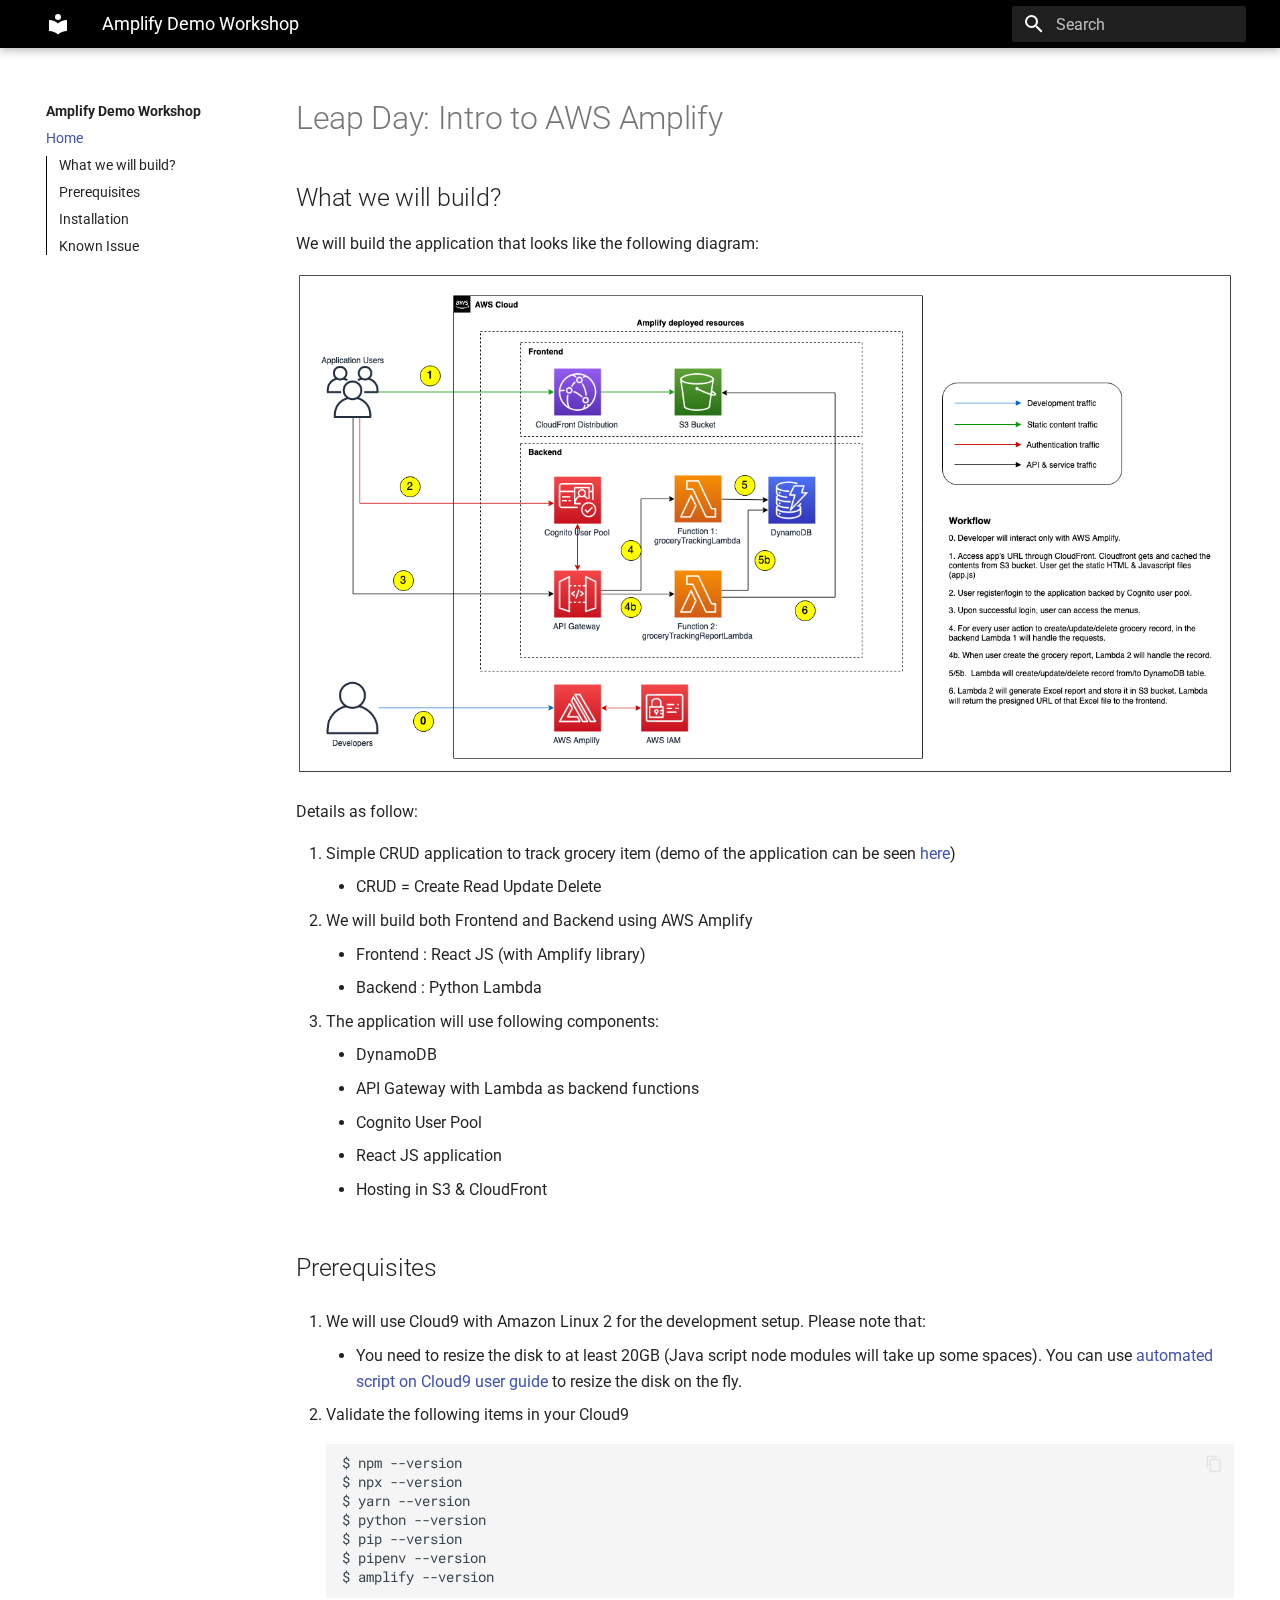
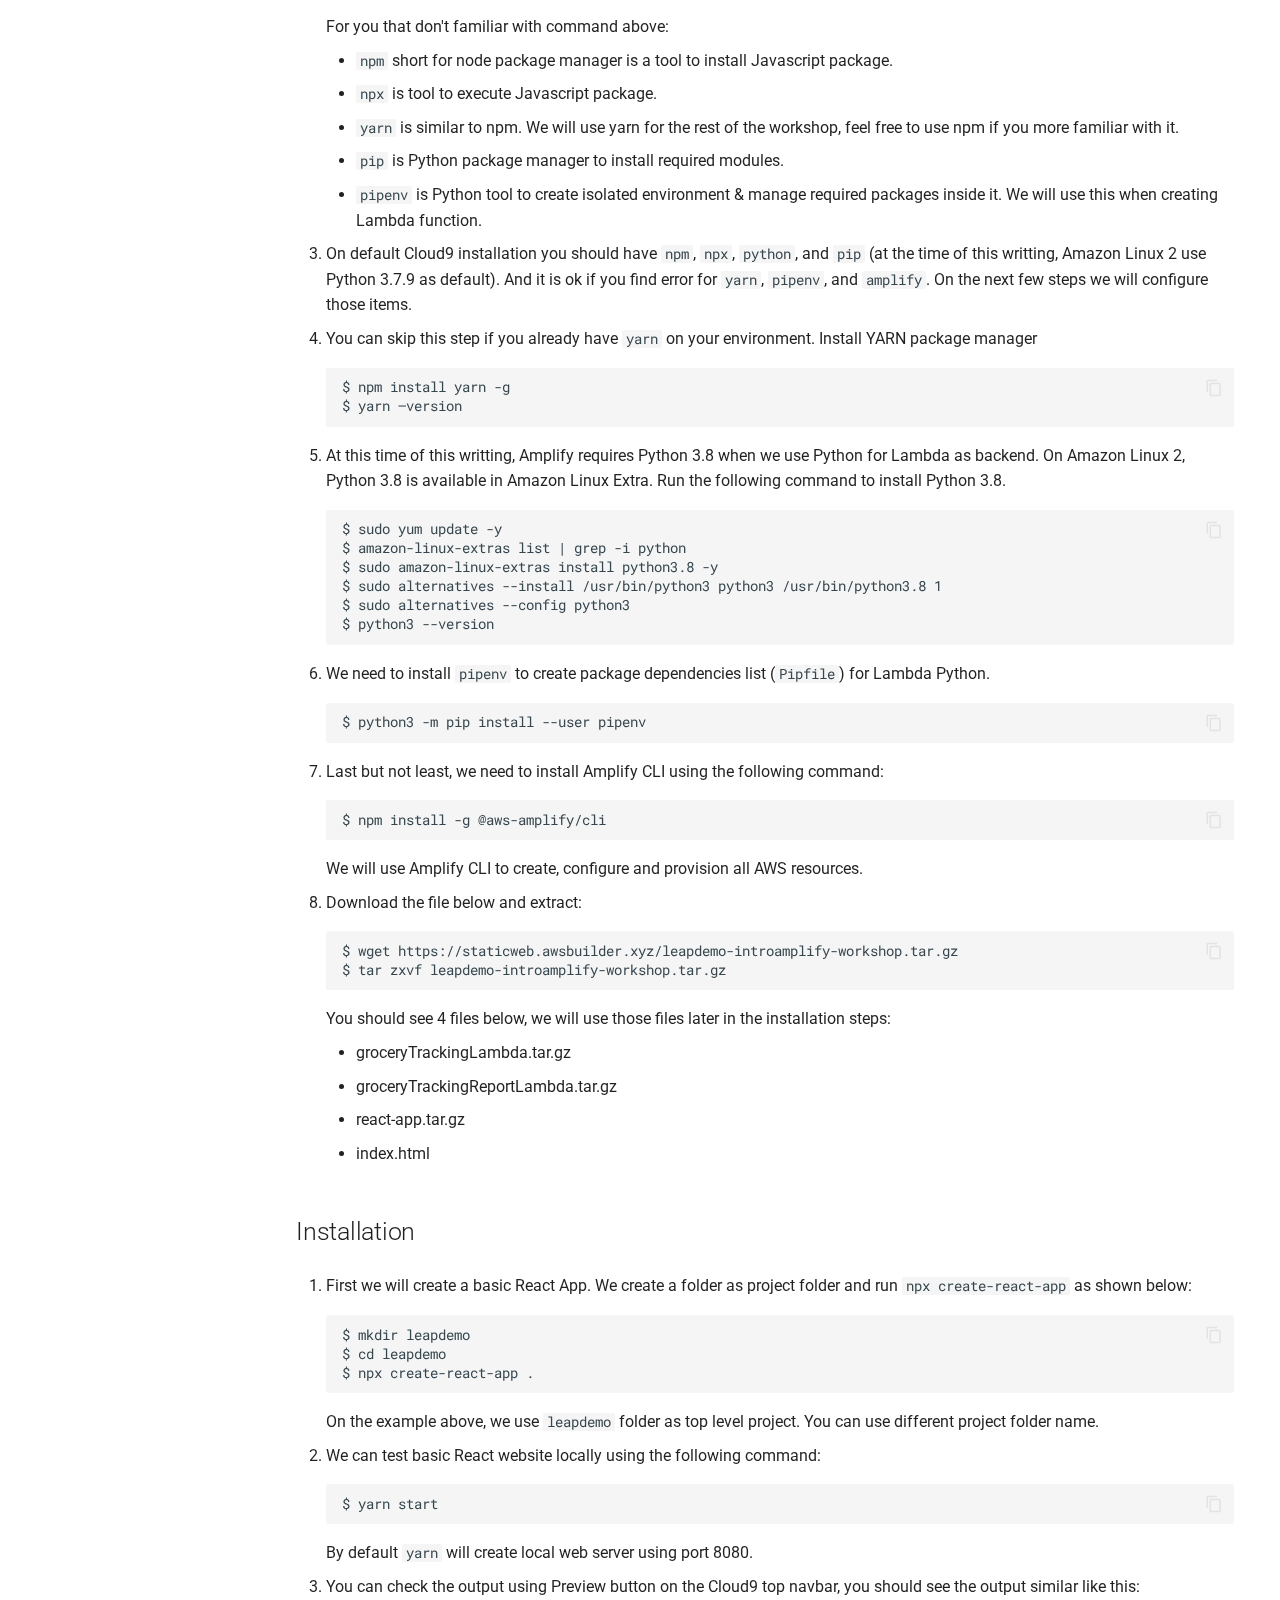
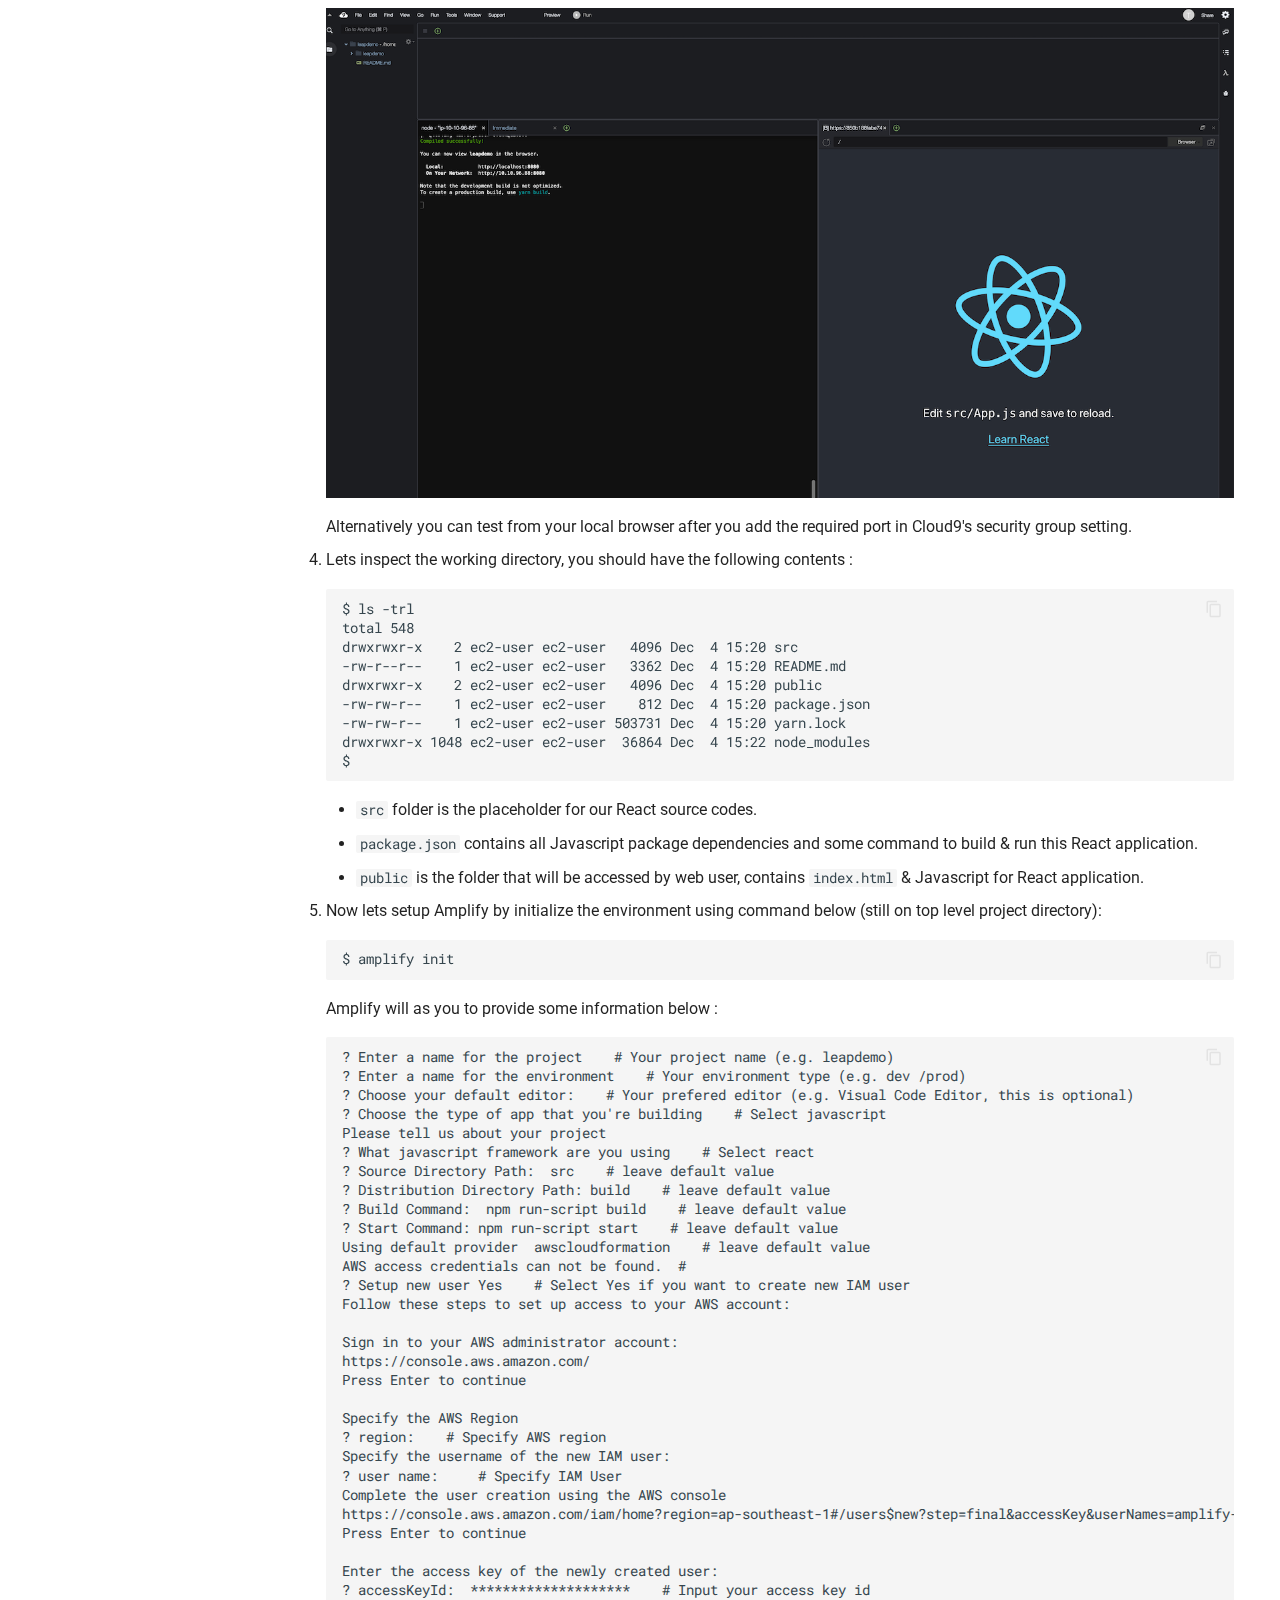
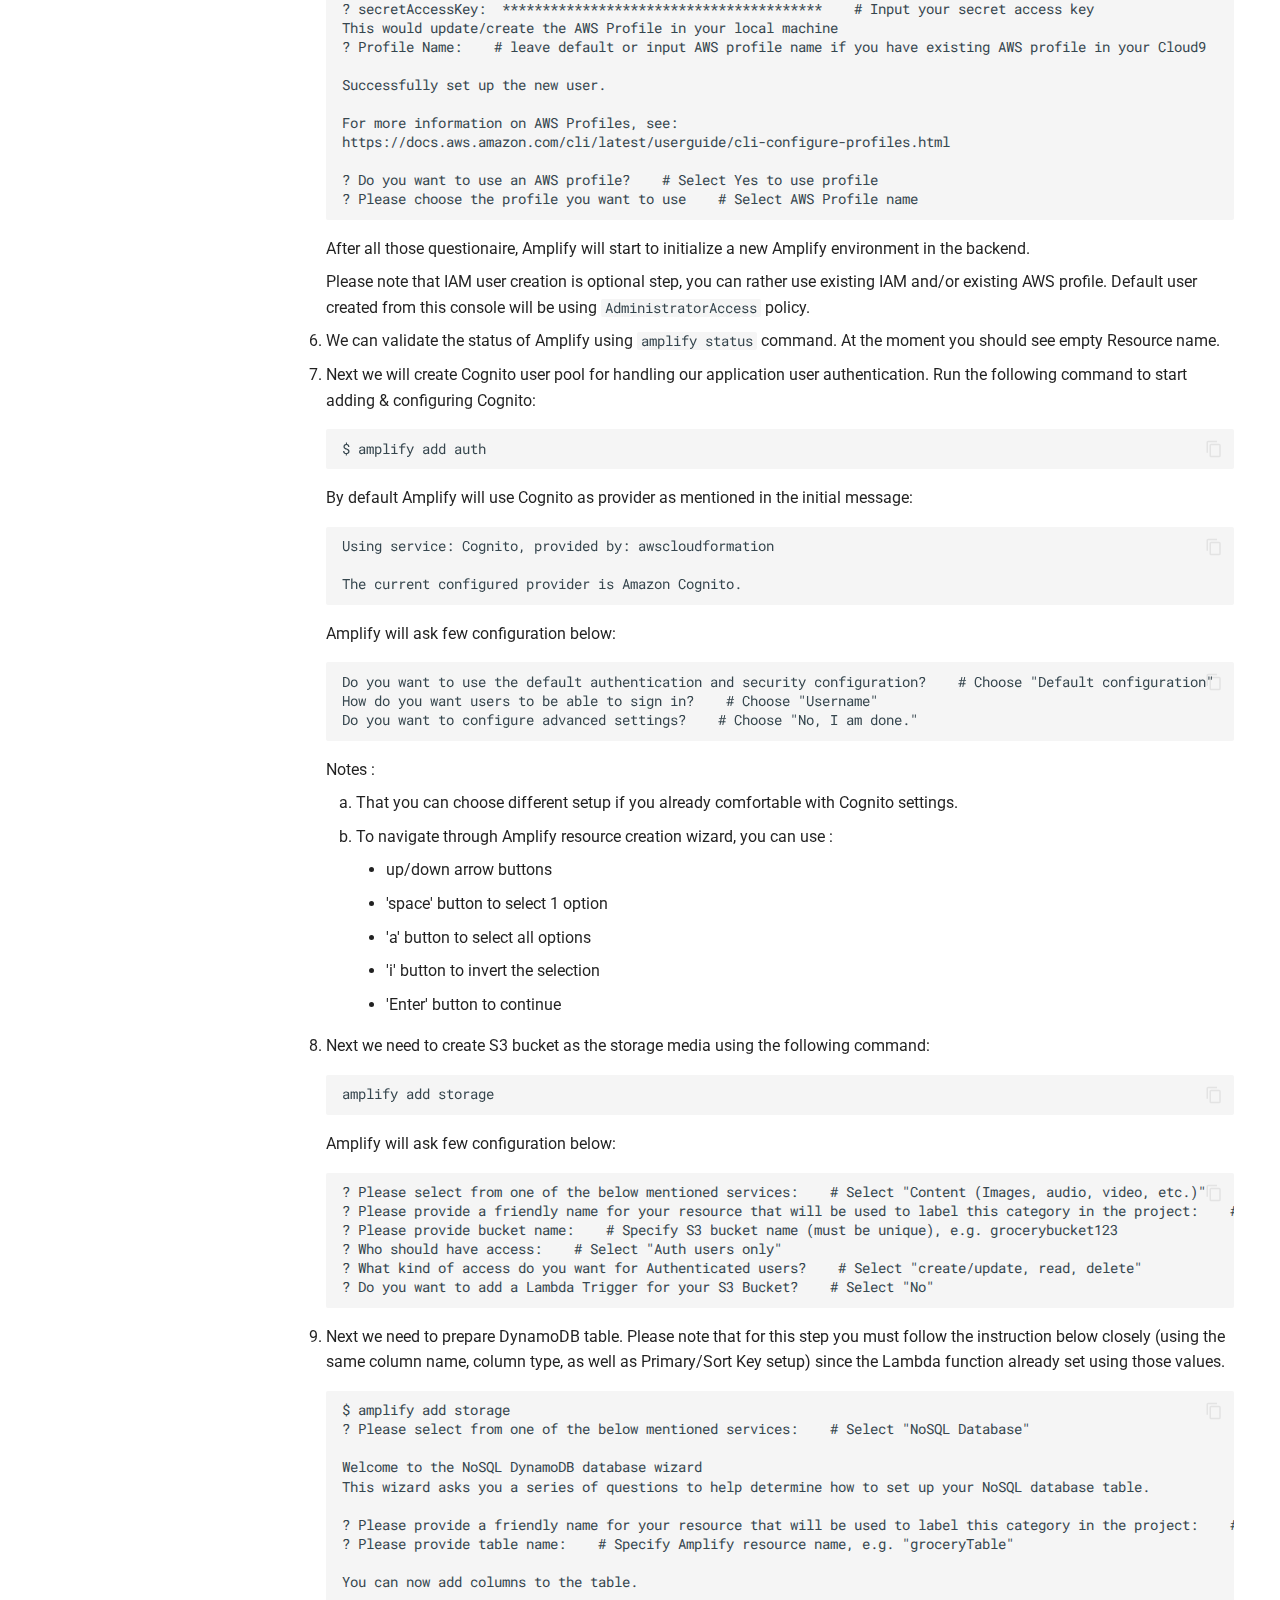
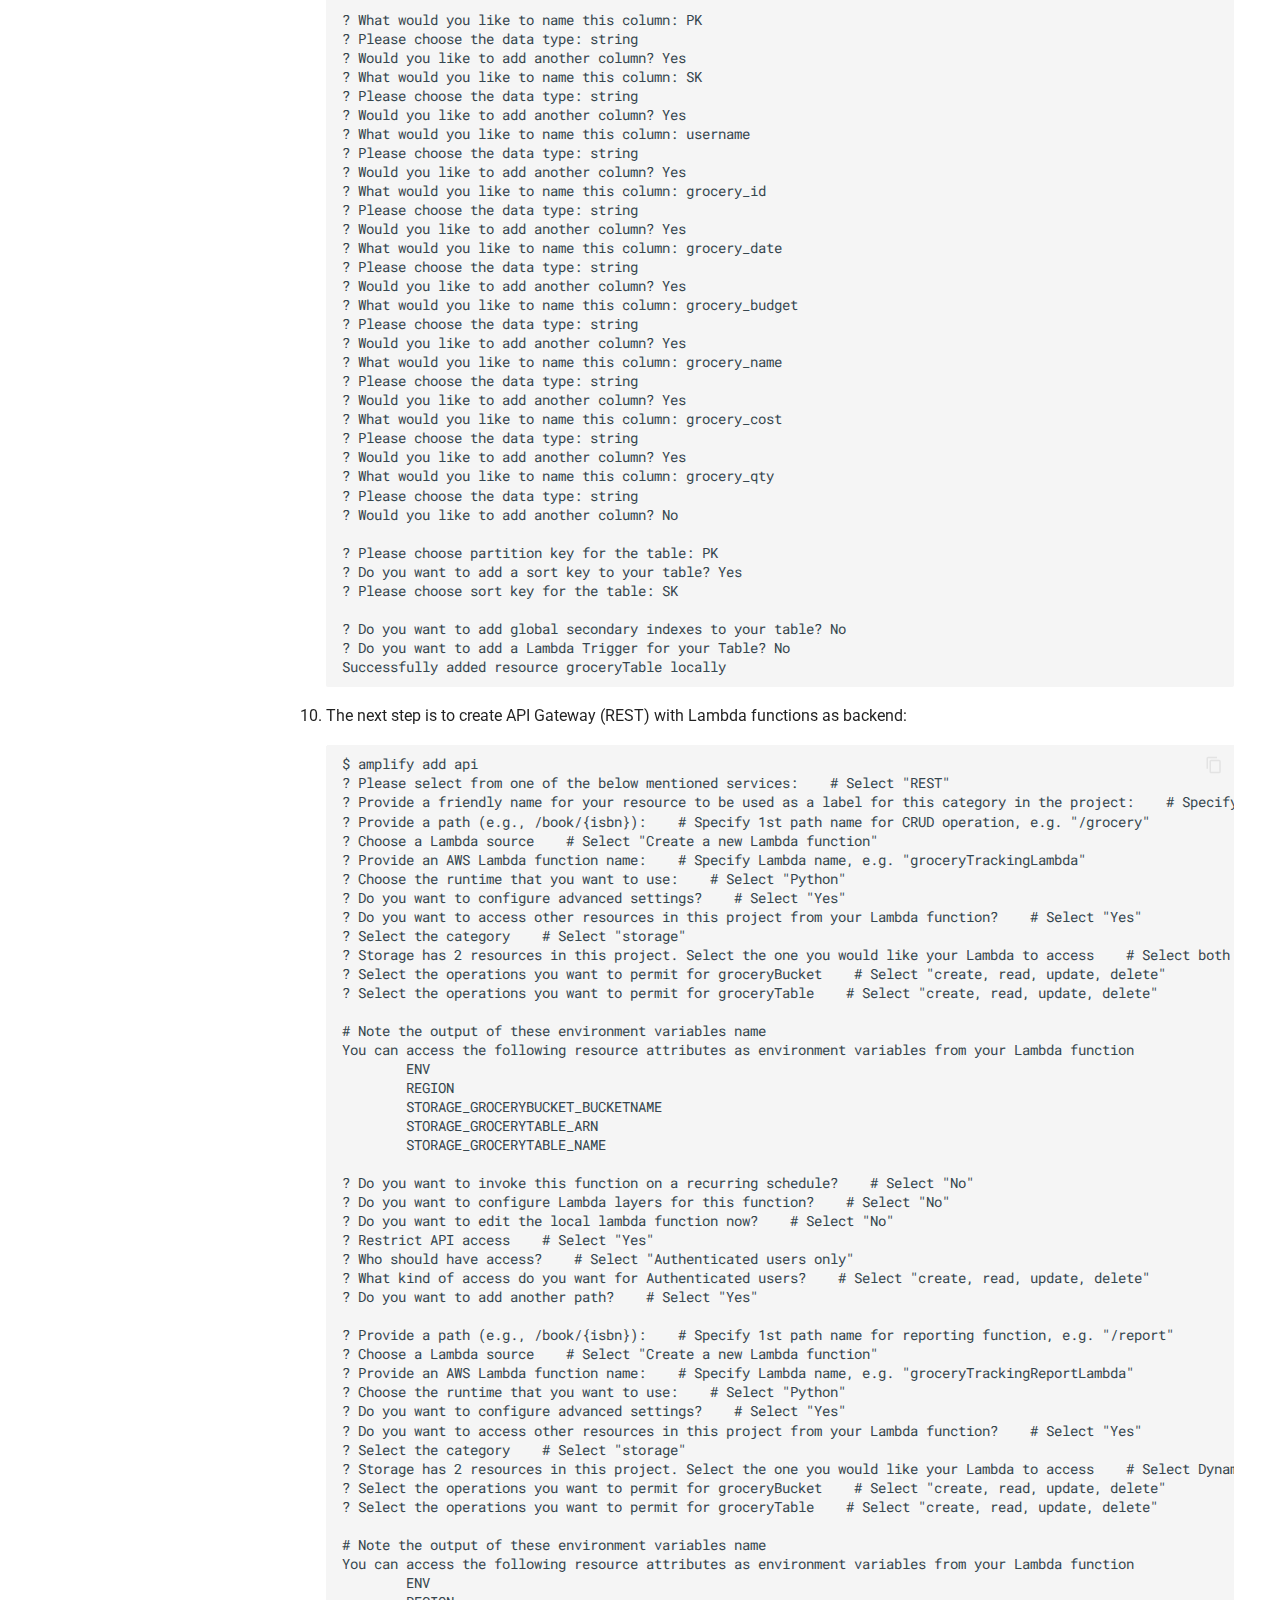
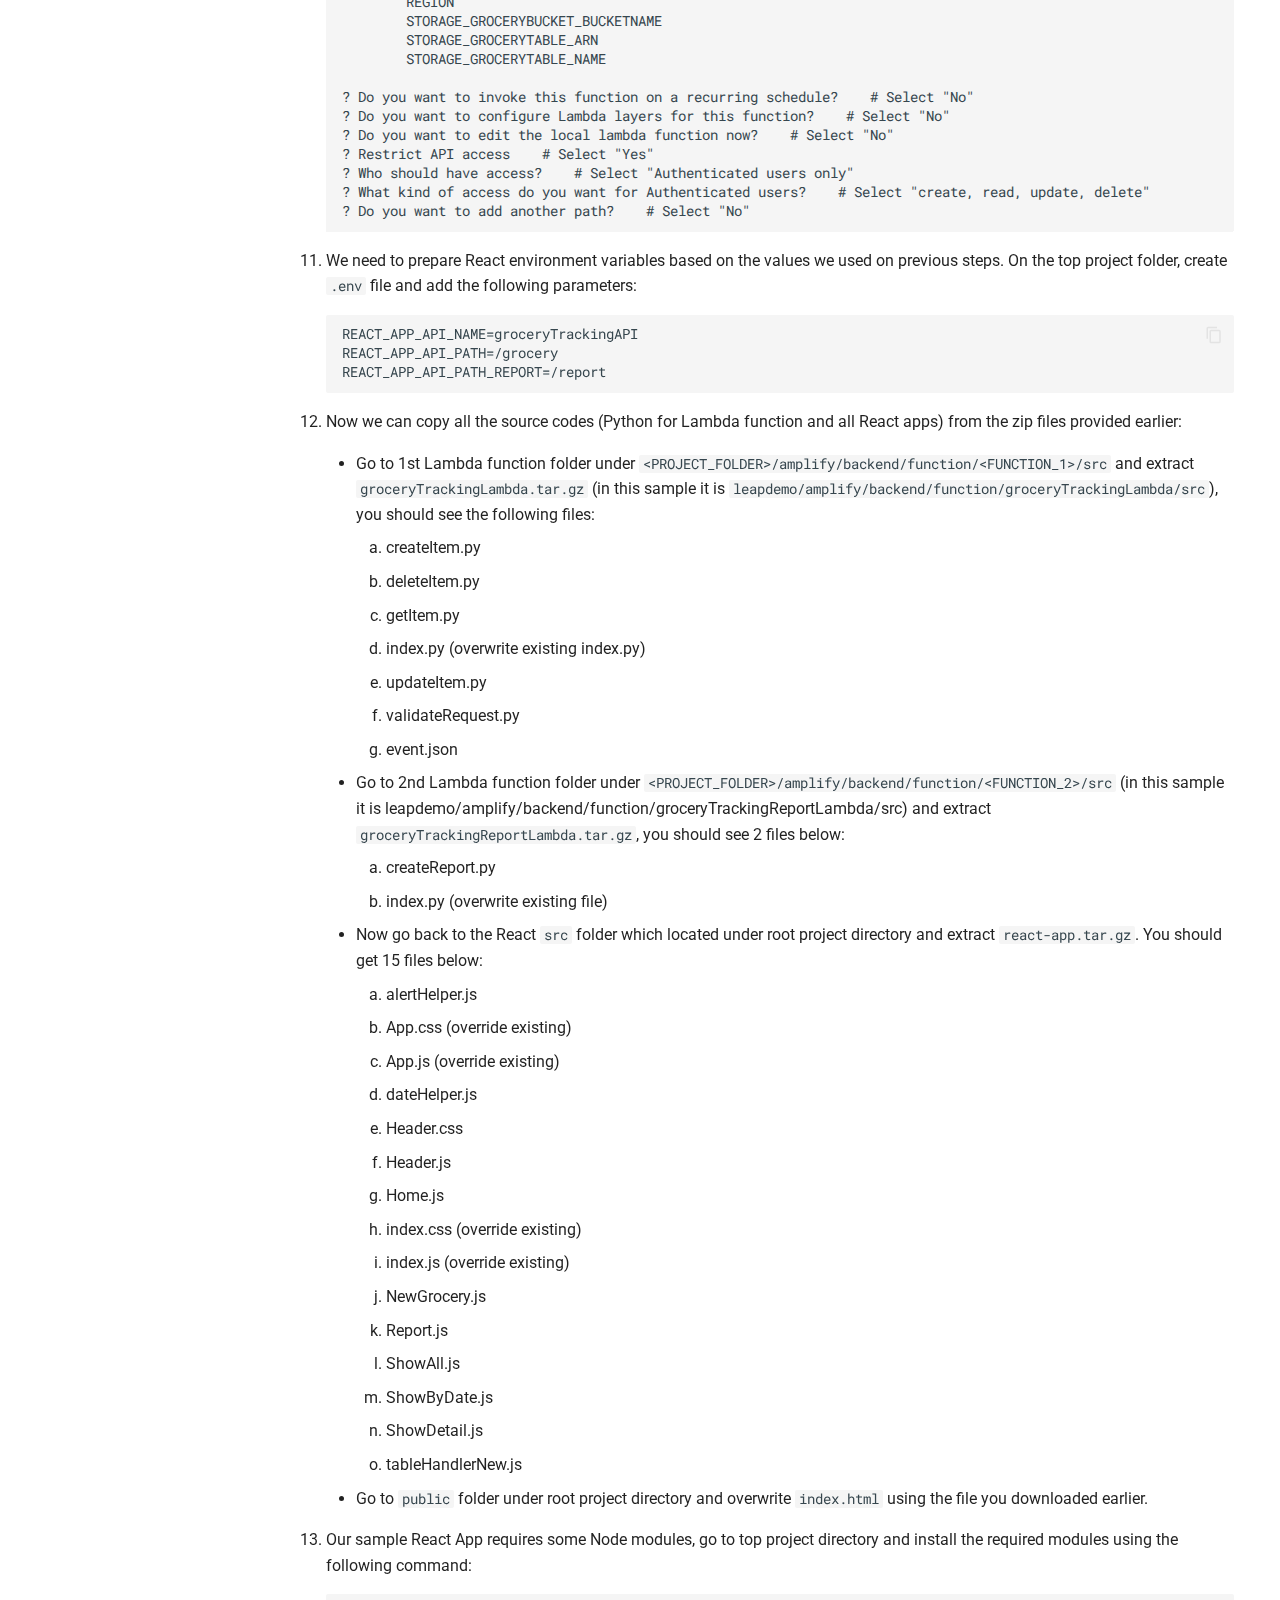
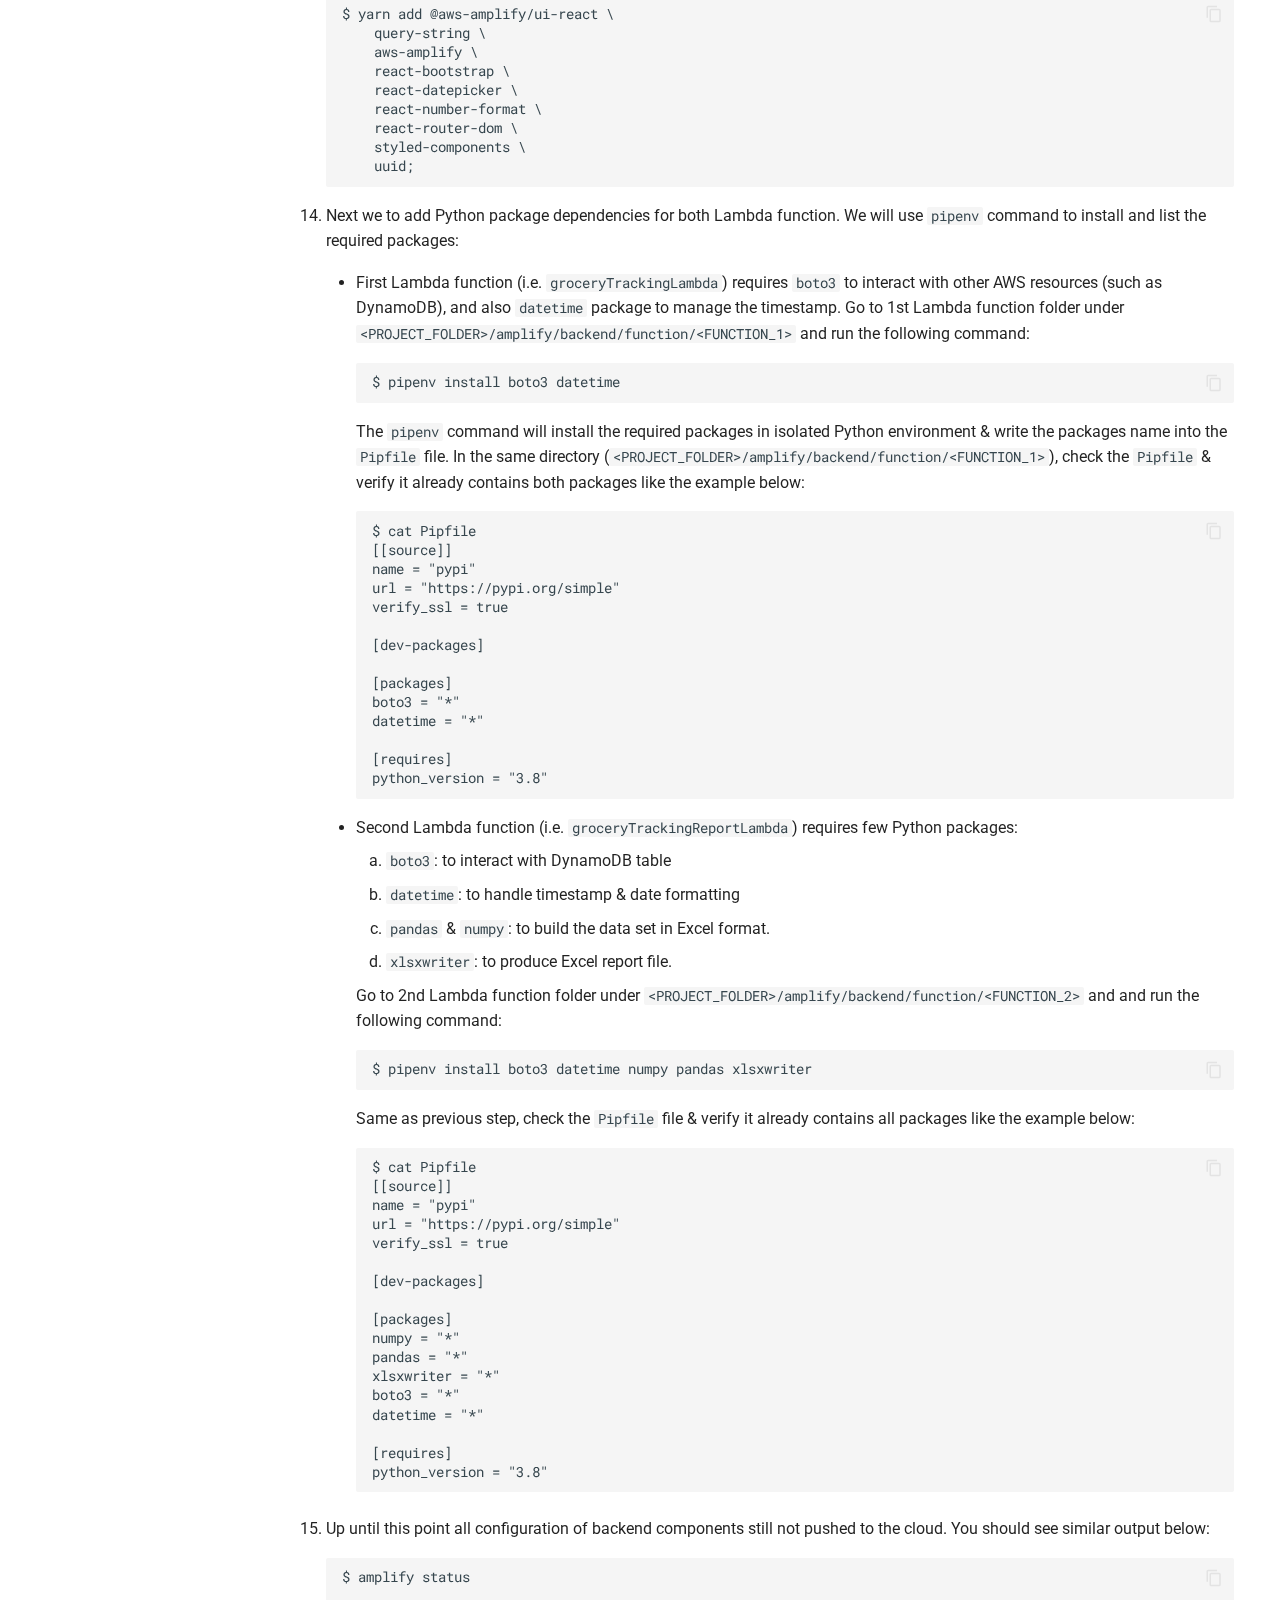
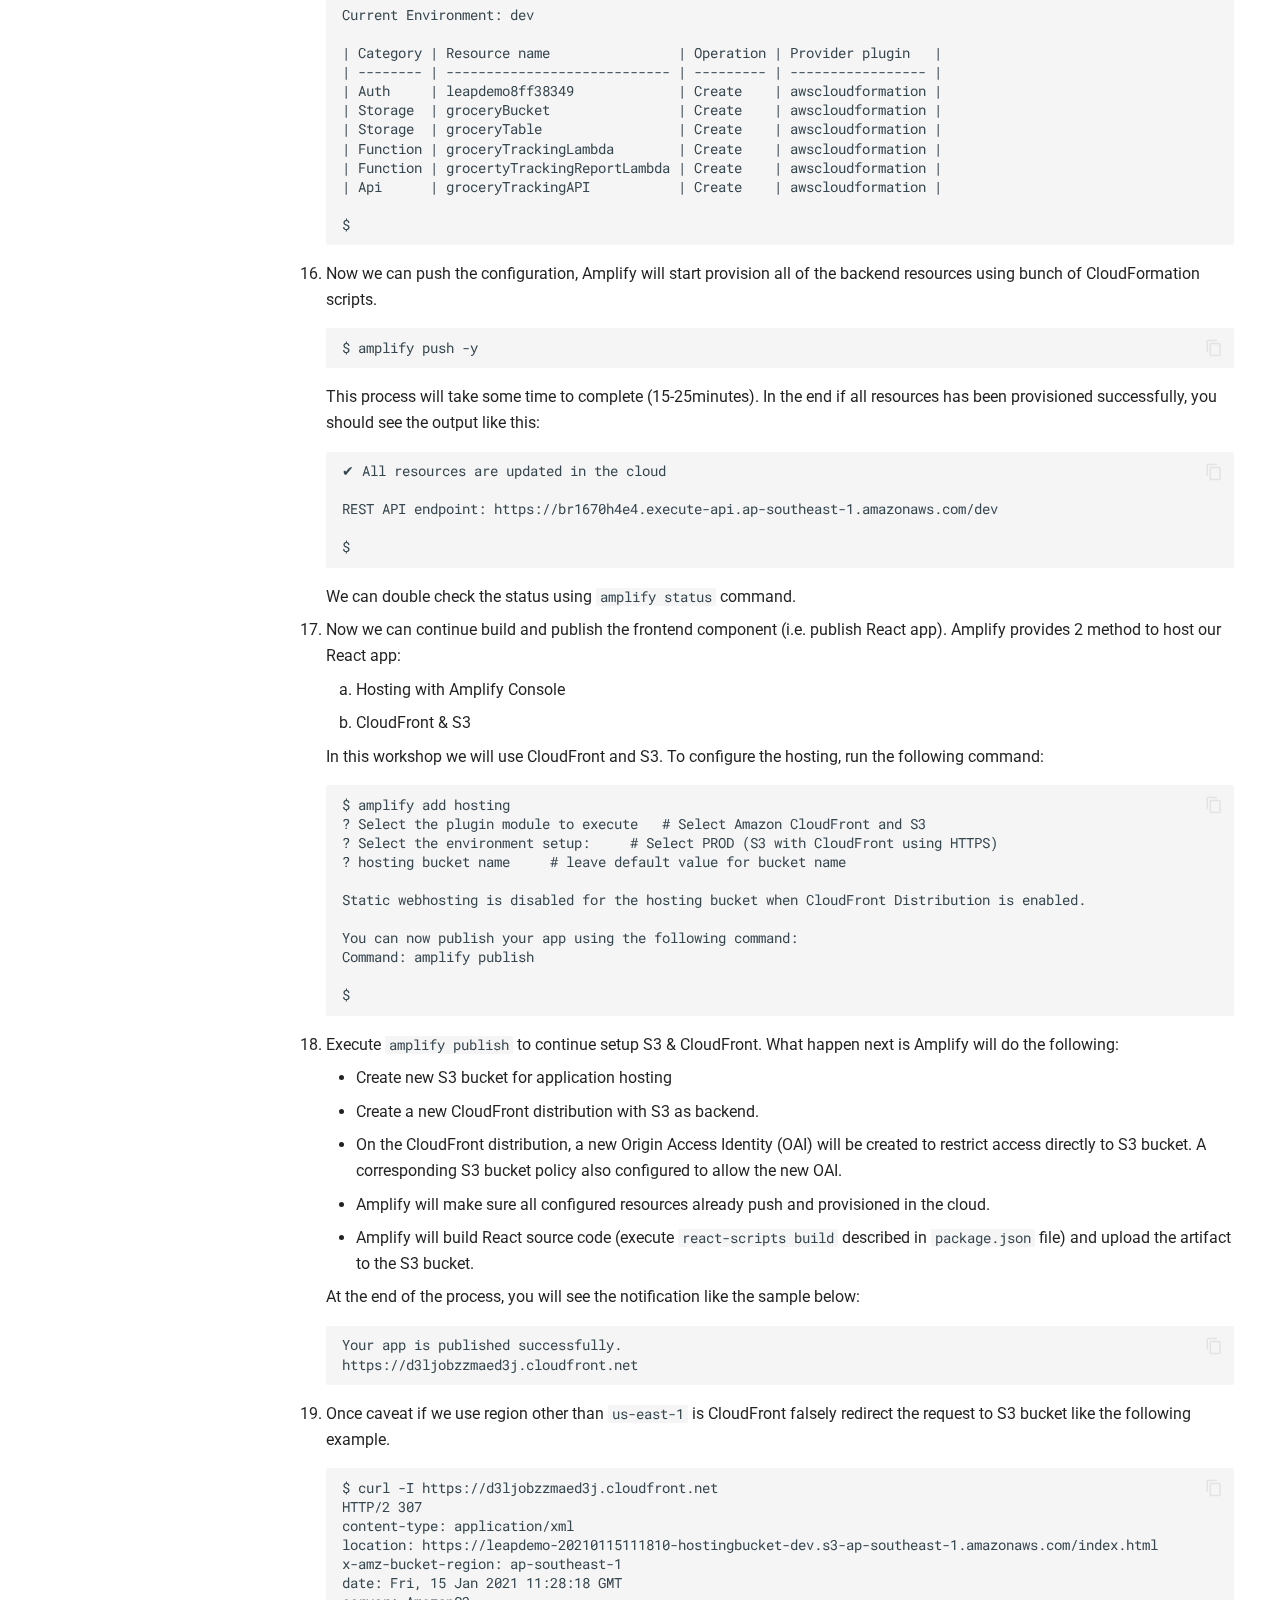
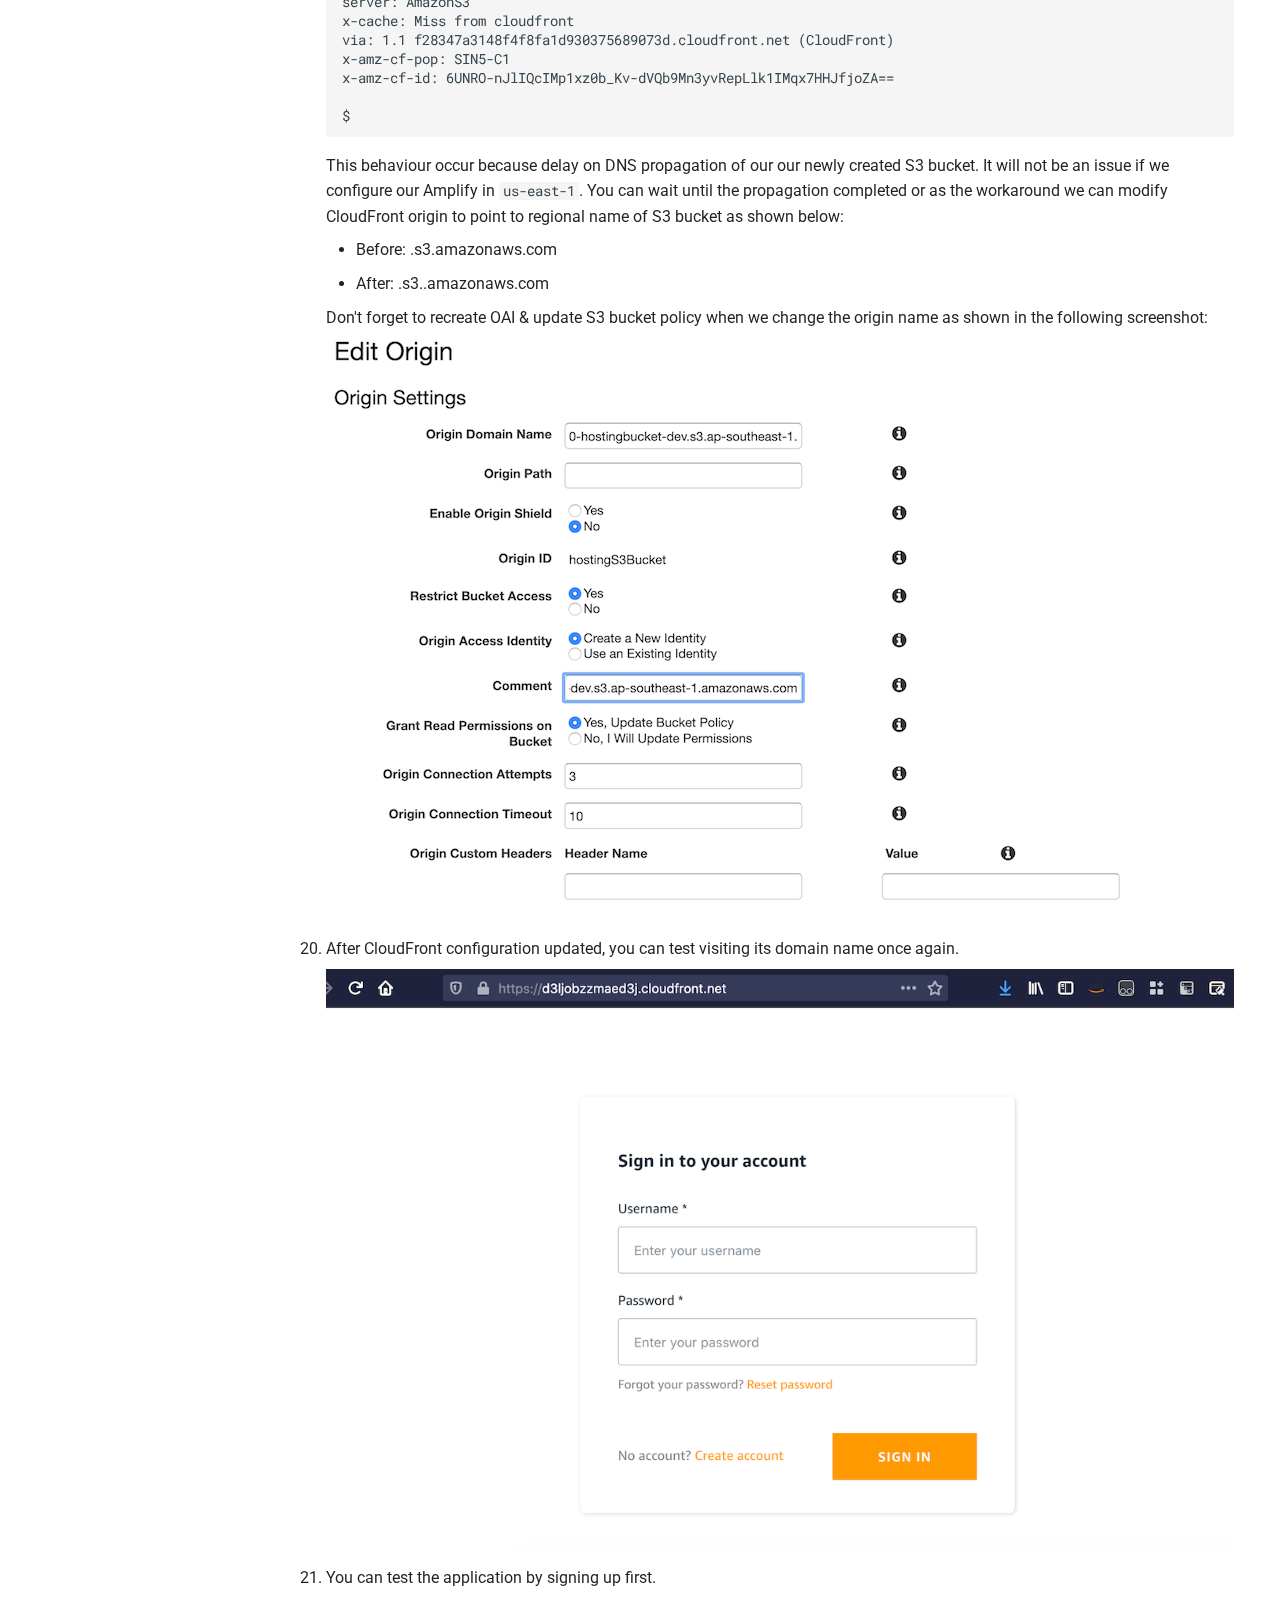
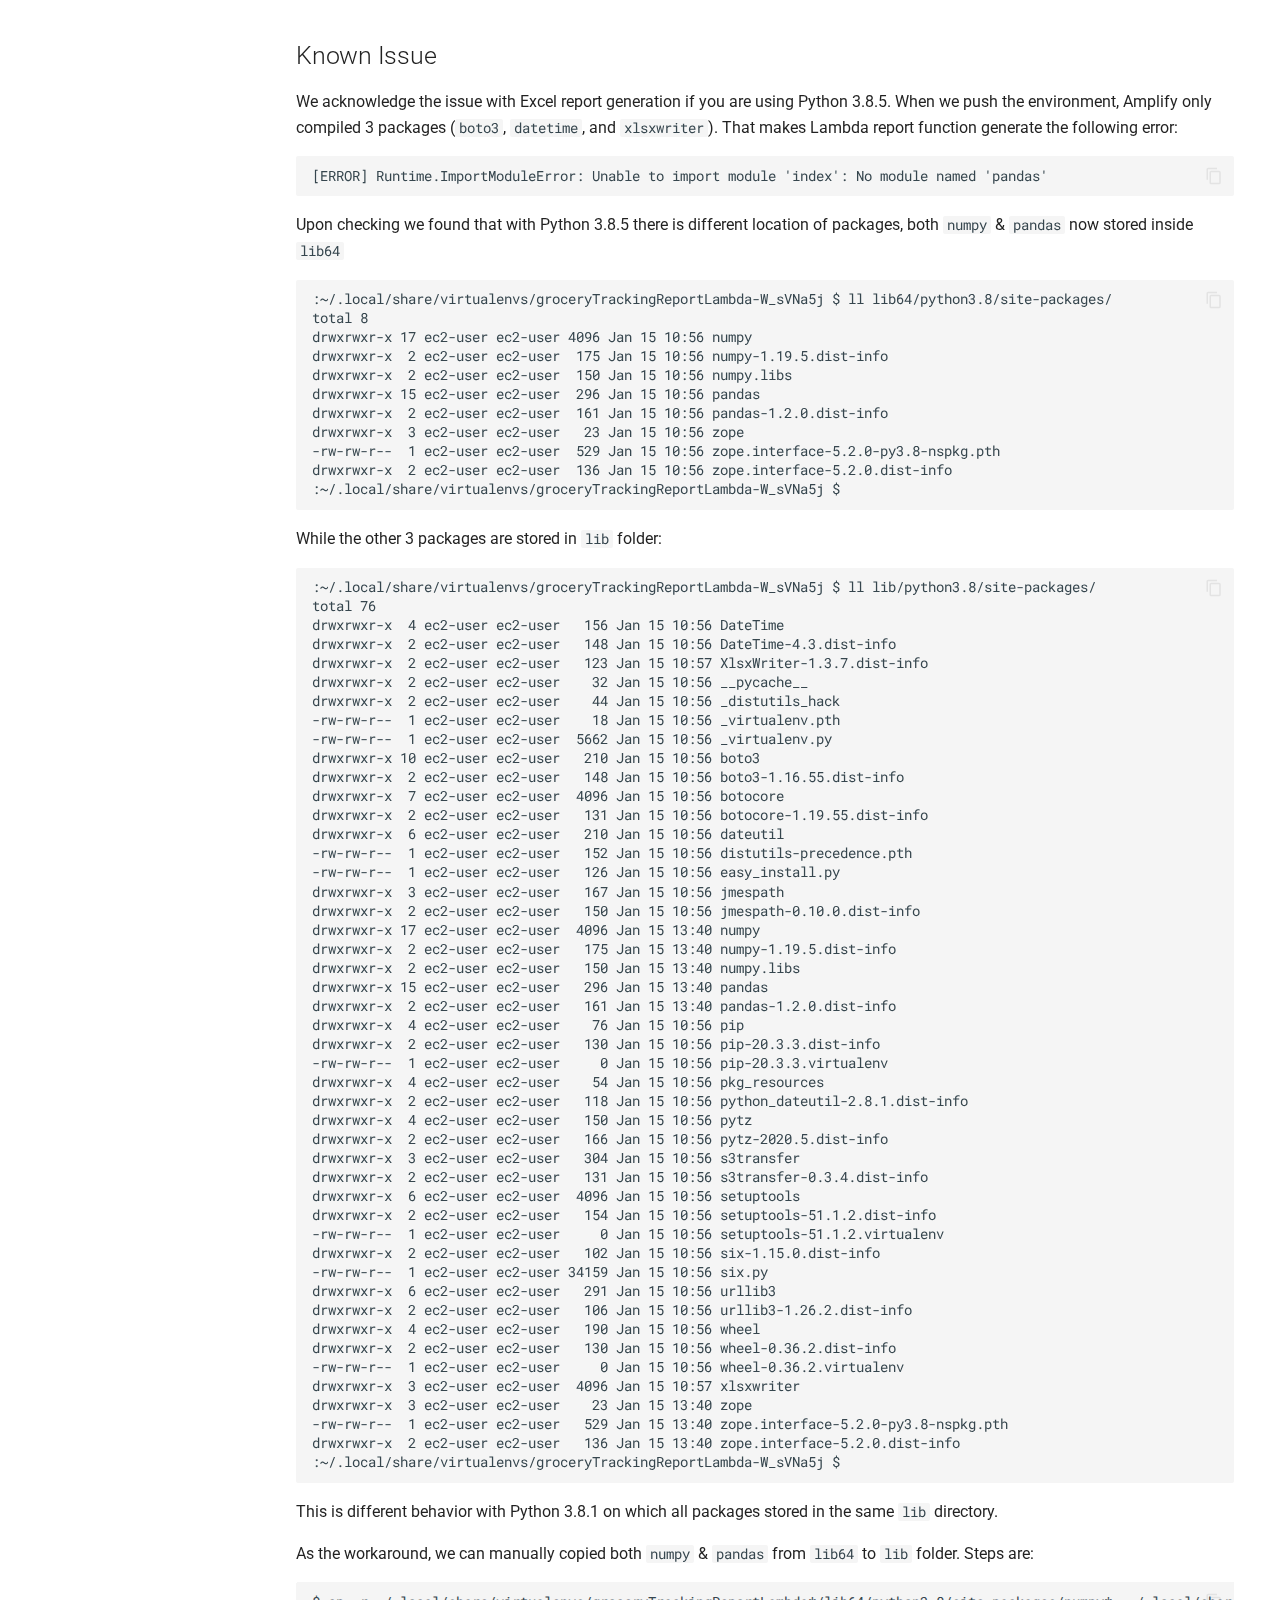
<file: index.html>
<!doctype html>
<html lang="en" class="no-js">
  <head>
    
      <meta charset="utf-8">
      <meta name="viewport" content="width=device-width,initial-scale=1">
      
      
      
      
      <link rel="icon" href="assets/images/favicon.png">
      <meta name="generator" content="mkdocs-1.2.2, mkdocs-material-7.3.1">
    
    
      
        <title>Amplify Demo Workshop</title>
      
    
    
      <link rel="stylesheet" href="assets/stylesheets/main.1c75ef36.min.css">
      
        
        <link rel="stylesheet" href="assets/stylesheets/palette.3f5d1f46.min.css">
        
          
          
          <meta name="theme-color" content="#000000">
        
      
    
    
    
      
        
        <link rel="preconnect" href="https://fonts.gstatic.com" crossorigin>
        <link rel="stylesheet" href="https://fonts.googleapis.com/css?family=Roboto:300,400,400i,700%7CRoboto+Mono&display=fallback">
        <style>:root{--md-text-font-family:"Roboto";--md-code-font-family:"Roboto Mono"}</style>
      
    
    
    
    
      


    
    
  </head>
  
  
    
    
    
    
    
    <body dir="ltr" data-md-color-scheme="default" data-md-color-primary="black" data-md-color-accent="">
  
    
    <script>function __prefix(e){return new URL(".",location).pathname+"."+e}function __get(e,t=localStorage){return JSON.parse(t.getItem(__prefix(e)))}</script>
    
    <input class="md-toggle" data-md-toggle="drawer" type="checkbox" id="__drawer" autocomplete="off">
    <input class="md-toggle" data-md-toggle="search" type="checkbox" id="__search" autocomplete="off">
    <label class="md-overlay" for="__drawer"></label>
    <div data-md-component="skip">
      
        
        <a href="#leap-day-intro-to-aws-amplify" class="md-skip">
          Skip to content
        </a>
      
    </div>
    <div data-md-component="announce">
      
    </div>
    
      

<header class="md-header" data-md-component="header">
  <nav class="md-header__inner md-grid" aria-label="Header">
    <a href="." title="Amplify Demo Workshop" class="md-header__button md-logo" aria-label="Amplify Demo Workshop" data-md-component="logo">
      
  
  <svg xmlns="http://www.w3.org/2000/svg" viewBox="0 0 24 24"><path d="M12 8a3 3 0 0 0 3-3 3 3 0 0 0-3-3 3 3 0 0 0-3 3 3 3 0 0 0 3 3m0 3.54C9.64 9.35 6.5 8 3 8v11c3.5 0 6.64 1.35 9 3.54 2.36-2.19 5.5-3.54 9-3.54V8c-3.5 0-6.64 1.35-9 3.54z"/></svg>

    </a>
    <label class="md-header__button md-icon" for="__drawer">
      <svg xmlns="http://www.w3.org/2000/svg" viewBox="0 0 24 24"><path d="M3 6h18v2H3V6m0 5h18v2H3v-2m0 5h18v2H3v-2z"/></svg>
    </label>
    <div class="md-header__title" data-md-component="header-title">
      <div class="md-header__ellipsis">
        <div class="md-header__topic">
          <span class="md-ellipsis">
            Amplify Demo Workshop
          </span>
        </div>
        <div class="md-header__topic" data-md-component="header-topic">
          <span class="md-ellipsis">
            
              Home
            
          </span>
        </div>
      </div>
    </div>
    
    
    
      <label class="md-header__button md-icon" for="__search">
        <svg xmlns="http://www.w3.org/2000/svg" viewBox="0 0 24 24"><path d="M9.5 3A6.5 6.5 0 0 1 16 9.5c0 1.61-.59 3.09-1.56 4.23l.27.27h.79l5 5-1.5 1.5-5-5v-.79l-.27-.27A6.516 6.516 0 0 1 9.5 16 6.5 6.5 0 0 1 3 9.5 6.5 6.5 0 0 1 9.5 3m0 2C7 5 5 7 5 9.5S7 14 9.5 14 14 12 14 9.5 12 5 9.5 5z"/></svg>
      </label>
      
<div class="md-search" data-md-component="search" role="dialog">
  <label class="md-search__overlay" for="__search"></label>
  <div class="md-search__inner" role="search">
    <form class="md-search__form" name="search">
      <input type="text" class="md-search__input" name="query" aria-label="Search" placeholder="Search" autocapitalize="off" autocorrect="off" autocomplete="off" spellcheck="false" data-md-component="search-query" required>
      <label class="md-search__icon md-icon" for="__search">
        <svg xmlns="http://www.w3.org/2000/svg" viewBox="0 0 24 24"><path d="M9.5 3A6.5 6.5 0 0 1 16 9.5c0 1.61-.59 3.09-1.56 4.23l.27.27h.79l5 5-1.5 1.5-5-5v-.79l-.27-.27A6.516 6.516 0 0 1 9.5 16 6.5 6.5 0 0 1 3 9.5 6.5 6.5 0 0 1 9.5 3m0 2C7 5 5 7 5 9.5S7 14 9.5 14 14 12 14 9.5 12 5 9.5 5z"/></svg>
        <svg xmlns="http://www.w3.org/2000/svg" viewBox="0 0 24 24"><path d="M20 11v2H8l5.5 5.5-1.42 1.42L4.16 12l7.92-7.92L13.5 5.5 8 11h12z"/></svg>
      </label>
      <nav class="md-search__options" aria-label="Search">
        
        <button type="reset" class="md-search__icon md-icon" aria-label="Clear" tabindex="-1">
          <svg xmlns="http://www.w3.org/2000/svg" viewBox="0 0 24 24"><path d="M19 6.41 17.59 5 12 10.59 6.41 5 5 6.41 10.59 12 5 17.59 6.41 19 12 13.41 17.59 19 19 17.59 13.41 12 19 6.41z"/></svg>
        </button>
      </nav>
      
    </form>
    <div class="md-search__output">
      <div class="md-search__scrollwrap" data-md-scrollfix>
        <div class="md-search-result" data-md-component="search-result">
          <div class="md-search-result__meta">
            Initializing search
          </div>
          <ol class="md-search-result__list"></ol>
        </div>
      </div>
    </div>
  </div>
</div>
    
    
  </nav>
  
</header>
    
    <div class="md-container" data-md-component="container">
      
      
        
          
        
      
      <main class="md-main" data-md-component="main">
        <div class="md-main__inner md-grid">
          
            
              
              <div class="md-sidebar md-sidebar--primary" data-md-component="sidebar" data-md-type="navigation" >
                <div class="md-sidebar__scrollwrap">
                  <div class="md-sidebar__inner">
                    


  

<nav class="md-nav md-nav--primary md-nav--integrated" aria-label="Navigation" data-md-level="0">
  <label class="md-nav__title" for="__drawer">
    <a href="." title="Amplify Demo Workshop" class="md-nav__button md-logo" aria-label="Amplify Demo Workshop" data-md-component="logo">
      
  
  <svg xmlns="http://www.w3.org/2000/svg" viewBox="0 0 24 24"><path d="M12 8a3 3 0 0 0 3-3 3 3 0 0 0-3-3 3 3 0 0 0-3 3 3 3 0 0 0 3 3m0 3.54C9.64 9.35 6.5 8 3 8v11c3.5 0 6.64 1.35 9 3.54 2.36-2.19 5.5-3.54 9-3.54V8c-3.5 0-6.64 1.35-9 3.54z"/></svg>

    </a>
    Amplify Demo Workshop
  </label>
  
  <ul class="md-nav__list" data-md-scrollfix>
    
      
      
      

  
  
    
  
  
    <li class="md-nav__item md-nav__item--active">
      
      <input class="md-nav__toggle md-toggle" data-md-toggle="toc" type="checkbox" id="__toc">
      
      
        
      
      
        <label class="md-nav__link md-nav__link--active" for="__toc">
          Home
          <span class="md-nav__icon md-icon"></span>
        </label>
      
      <a href="." class="md-nav__link md-nav__link--active">
        Home
      </a>
      
        
<nav class="md-nav md-nav--secondary" aria-label="Table of contents">
  
  
  
    
  
  
    <label class="md-nav__title" for="__toc">
      <span class="md-nav__icon md-icon"></span>
      Table of contents
    </label>
    <ul class="md-nav__list" data-md-component="toc" data-md-scrollfix>
      
        <li class="md-nav__item">
  <a href="#what-we-will-build" class="md-nav__link">
    What we will build?
  </a>
  
</li>
      
        <li class="md-nav__item">
  <a href="#prerequisites" class="md-nav__link">
    Prerequisites
  </a>
  
</li>
      
        <li class="md-nav__item">
  <a href="#installation" class="md-nav__link">
    Installation
  </a>
  
</li>
      
        <li class="md-nav__item">
  <a href="#known-issue" class="md-nav__link">
    Known Issue
  </a>
  
</li>
      
    </ul>
  
</nav>
      
    </li>
  

    
  </ul>
</nav>
                  </div>
                </div>
              </div>
            
            
          
          <div class="md-content" data-md-component="content">
            <article class="md-content__inner md-typeset">
              
                
                
                <h1 id="leap-day-intro-to-aws-amplify">Leap Day: Intro to AWS Amplify</h1>
<h2 id="what-we-will-build">What we will build?</h2>
<p>We will build the application that looks like the following diagram:</p>
<p><img alt="" src="diagram-v01.png" /></p>
<p>Details as follow:</p>
<ol>
<li>Simple CRUD application to track grocery item (demo of the application can be seen <a href="https://staticweb.awsbuilder.xyz/demo-react-app-amplify.mov">here</a>)<ul>
<li>CRUD = Create Read Update Delete</li>
</ul>
</li>
<li>We will build both Frontend and Backend using AWS Amplify<ul>
<li>Frontend : React JS (with Amplify library)</li>
<li>Backend : Python Lambda</li>
</ul>
</li>
<li>The application will use following components:<ul>
<li>DynamoDB </li>
<li>API Gateway with Lambda as backend functions</li>
<li>Cognito User Pool</li>
<li>React JS application</li>
<li>Hosting in S3 &amp; CloudFront</li>
</ul>
</li>
</ol>
<h2 id="prerequisites">Prerequisites</h2>
<ol>
<li>
<p>We will use Cloud9 with Amazon Linux 2 for the development setup. Please note that: </p>
<ul>
<li>You need to resize the disk to at least 20GB (Java script node modules will take up some spaces). You can use <a href="https://docs.aws.amazon.com/cloud9/latest/user-guide/move-environment.html">automated script on Cloud9 user guide</a> to resize the disk on the fly.</li>
</ul>
</li>
<li>
<p>Validate the following items in your Cloud9</p>
<div class="highlight"><pre><span></span><code>$ npm --version 
$ npx --version
$ yarn --version
$ python --version
$ pip --version
$ pipenv --version
$ amplify --version
</code></pre></div>
<p>For you that don't familiar with command above: </p>
<ul>
<li><code>npm</code> short for node package manager is a tool to install Javascript package.</li>
<li><code>npx</code> is tool to execute Javascript package.</li>
<li><code>yarn</code> is similar to npm. We will use yarn for the rest of the workshop, feel free to use npm if you more familiar with it.</li>
<li><code>pip</code> is Python package manager to install required modules. </li>
<li><code>pipenv</code> is Python tool to create isolated environment &amp; manage required packages inside it. We will use this when creating Lambda function.</li>
</ul>
</li>
<li>
<p>On default Cloud9 installation you should have <code>npm</code>, <code>npx</code>, <code>python</code>, and <code>pip</code> (at the time of this writting, Amazon Linux 2 use Python 3.7.9 as default). And it is ok if you find error for <code>yarn</code>, <code>pipenv</code>, and <code>amplify</code>. On the next few steps we will configure those items.</p>
</li>
<li>
<p>You can skip this step if you already have <code>yarn</code> on your environment. Install YARN package manager</p>
<div class="highlight"><pre><span></span><code>$ npm install yarn -g
$ yarn —version
</code></pre></div>
</li>
<li>
<p>At this time of this writting, Amplify requires Python 3.8 when we use Python for Lambda as backend. On Amazon Linux 2, Python 3.8 is available in Amazon Linux Extra. Run the following command to install Python 3.8.</p>
<div class="highlight"><pre><span></span><code>$ sudo yum update -y
$ amazon-linux-extras list | grep -i python
$ sudo amazon-linux-extras install python3.8 -y
$ sudo alternatives --install /usr/bin/python3 python3 /usr/bin/python3.8 1
$ sudo alternatives --config python3
$ python3 --version
</code></pre></div>
</li>
<li>
<p>We need to install <code>pipenv</code> to create package dependencies list (<code>Pipfile</code>) for Lambda Python.</p>
<div class="highlight"><pre><span></span><code>$ python3 -m pip install --user pipenv
</code></pre></div>
</li>
<li>
<p>Last but not least, we need to install Amplify CLI using the following command:</p>
<div class="highlight"><pre><span></span><code>$ npm install -g @aws-amplify/cli
</code></pre></div>
<p>We will use Amplify CLI to create, configure and provision all AWS resources.</p>
</li>
<li>
<p>Download the file below and extract:</p>
<div class="highlight"><pre><span></span><code>$ wget https://staticweb.awsbuilder.xyz/leapdemo-introamplify-workshop.tar.gz
$ tar zxvf leapdemo-introamplify-workshop.tar.gz
</code></pre></div>
<p>You should see 4 files below, we will use those files later in the installation steps:</p>
<ul>
<li>groceryTrackingLambda.tar.gz</li>
<li>groceryTrackingReportLambda.tar.gz</li>
<li>react-app.tar.gz</li>
<li>index.html</li>
</ul>
</li>
</ol>
<h2 id="installation">Installation</h2>
<ol>
<li>
<p>First we will create a basic React App. We create a folder as project folder and run <code>npx create-react-app</code> as shown below:</p>
<div class="highlight"><pre><span></span><code>$ mkdir leapdemo
$ cd leapdemo
$ npx create-react-app .
</code></pre></div>
<p>On the example above, we use <code>leapdemo</code> folder as top level project. You can use different project folder name.</p>
</li>
<li>
<p>We can test basic React website locally using the following command:</p>
<div class="highlight"><pre><span></span><code>$ yarn start
</code></pre></div>
<p>By default <code>yarn</code> will create local web server using port 8080.</p>
</li>
<li>
<p>You can check the output using Preview button on the Cloud9 top navbar, you should see the output similar like this:</p>
<p><img alt="" src="basic-react-preview.png" /></p>
<p>Alternatively you can test from your local browser after you add the required port in Cloud9's security group setting.</p>
</li>
<li>
<p>Lets inspect the working directory, you should have the following contents :</p>
<div class="highlight"><pre><span></span><code>$ ls -trl
total 548
drwxrwxr-x    2 ec2-user ec2-user   4096 Dec  4 15:20 src
-rw-r--r--    1 ec2-user ec2-user   3362 Dec  4 15:20 README.md
drwxrwxr-x    2 ec2-user ec2-user   4096 Dec  4 15:20 public
-rw-rw-r--    1 ec2-user ec2-user    812 Dec  4 15:20 package.json
-rw-rw-r--    1 ec2-user ec2-user 503731 Dec  4 15:20 yarn.lock
drwxrwxr-x 1048 ec2-user ec2-user  36864 Dec  4 15:22 node_modules
$ 
</code></pre></div>
<ul>
<li><code>src</code> folder is the placeholder for our React source codes.</li>
<li><code>package.json</code> contains all Javascript package dependencies and some command to build &amp; run this React application.</li>
<li><code>public</code> is the folder that will be accessed by web user, contains <code>index.html</code> &amp; Javascript for React application. 
<!-- To be validated --></li>
</ul>
</li>
<li>
<p>Now lets setup Amplify by initialize the environment using command below (still on top level project directory):</p>
<div class="highlight"><pre><span></span><code>$ amplify init
</code></pre></div>
<p>Amplify will as you to provide some information below : </p>
<div class="highlight"><pre><span></span><code>? Enter a name for the project    # Your project name (e.g. leapdemo)
? Enter a name for the environment    # Your environment type (e.g. dev /prod)
? Choose your default editor:    # Your prefered editor (e.g. Visual Code Editor, this is optional)
? Choose the type of app that you&#39;re building    # Select javascript
Please tell us about your project
? What javascript framework are you using    # Select react
? Source Directory Path:  src    # leave default value
? Distribution Directory Path: build    # leave default value
? Build Command:  npm run-script build    # leave default value
? Start Command: npm run-script start    # leave default value
Using default provider  awscloudformation    # leave default value
AWS access credentials can not be found.  #
? Setup new user Yes    # Select Yes if you want to create new IAM user
Follow these steps to set up access to your AWS account:

Sign in to your AWS administrator account:
https://console.aws.amazon.com/
Press Enter to continue

Specify the AWS Region
? region:    # Specify AWS region
Specify the username of the new IAM user:
? user name:     # Specify IAM User
Complete the user creation using the AWS console
https://console.aws.amazon.com/iam/home?region=ap-southeast-1#/users$new?step=final&amp;accessKey&amp;userNames=amplify-leapdemo&amp;permissionType=policies&amp;policies=arn:aws:iam::aws:policy%2FAdministratorAccess
Press Enter to continue

Enter the access key of the newly created user:
? accessKeyId:  ********************    # Input your access key id
? secretAccessKey:  ****************************************    # Input your secret access key
This would update/create the AWS Profile in your local machine
? Profile Name:    # leave default or input AWS profile name if you have existing AWS profile in your Cloud9

Successfully set up the new user.

For more information on AWS Profiles, see:
https://docs.aws.amazon.com/cli/latest/userguide/cli-configure-profiles.html

? Do you want to use an AWS profile?    # Select Yes to use profile
? Please choose the profile you want to use    # Select AWS Profile name
</code></pre></div>
<p>After all those questionaire, Amplify will start to initialize a new Amplify environment in the backend.</p>
<p>Please note that IAM user creation is optional step, you can rather use existing IAM and/or existing AWS profile. Default user created from this console will be using <code>AdministratorAccess</code> policy.</p>
</li>
<li>
<p>We can validate the status of Amplify using <code>amplify status</code> command. At the moment you should see empty Resource name.</p>
</li>
<li>
<p>Next we will create Cognito user pool for handling our application user authentication. Run the following command to start adding &amp; configuring Cognito:</p>
<div class="highlight"><pre><span></span><code>$ amplify add auth
</code></pre></div>
<p>By default Amplify will use Cognito as provider as mentioned in the initial message:</p>
<div class="highlight"><pre><span></span><code>Using service: Cognito, provided by: awscloudformation

The current configured provider is Amazon Cognito. 
</code></pre></div>
<p>Amplify will ask few configuration below:</p>
<div class="highlight"><pre><span></span><code>Do you want to use the default authentication and security configuration?    # Choose &quot;Default configuration&quot;
How do you want users to be able to sign in?    # Choose &quot;Username&quot;
Do you want to configure advanced settings?    # Choose &quot;No, I am done.&quot;
</code></pre></div>
<p>Notes :</p>
<ol>
<li>That you can choose different setup if you already comfortable with Cognito settings.</li>
<li>To navigate through Amplify resource creation wizard, you can use :<ul>
<li>up/down arrow buttons</li>
<li>'space' button to select 1 option</li>
<li>'a' button to select all options</li>
<li>'i' button to invert the selection</li>
<li>'Enter' button to continue</li>
</ul>
</li>
</ol>
</li>
<li>
<p>Next we need to create S3 bucket as the storage media using the following command: </p>
<div class="highlight"><pre><span></span><code>amplify add storage
</code></pre></div>
<p>Amplify will ask few configuration below:</p>
<div class="highlight"><pre><span></span><code>? Please select from one of the below mentioned services:    # Select &quot;Content (Images, audio, video, etc.)&quot;
? Please provide a friendly name for your resource that will be used to label this category in the project:    # Specify resource name, e.g. grocerybucket
? Please provide bucket name:    # Specify S3 bucket name (must be unique), e.g. grocerybucket123
? Who should have access:    # Select &quot;Auth users only&quot;
? What kind of access do you want for Authenticated users?    # Select &quot;create/update, read, delete&quot;
? Do you want to add a Lambda Trigger for your S3 Bucket?    # Select &quot;No&quot;
</code></pre></div>
</li>
<li>
<p>Next we need to prepare DynamoDB table. Please note that for this step you must follow the instruction below closely (using the same column name, column type, as well as Primary/Sort Key setup) since the Lambda function already set using those values.</p>
<div class="highlight"><pre><span></span><code>$ amplify add storage
? Please select from one of the below mentioned services:    # Select &quot;NoSQL Database&quot;

Welcome to the NoSQL DynamoDB database wizard
This wizard asks you a series of questions to help determine how to set up your NoSQL database table.

? Please provide a friendly name for your resource that will be used to label this category in the project:    # Specify Amplify resource name, e.g. &quot;groceryTable&quot;
? Please provide table name:    # Specify Amplify resource name, e.g. &quot;groceryTable&quot;

You can now add columns to the table.

? What would you like to name this column: PK
? Please choose the data type: string
? Would you like to add another column? Yes
? What would you like to name this column: SK
? Please choose the data type: string
? Would you like to add another column? Yes
? What would you like to name this column: username
? Please choose the data type: string
? Would you like to add another column? Yes
? What would you like to name this column: grocery_id
? Please choose the data type: string
? Would you like to add another column? Yes
? What would you like to name this column: grocery_date
? Please choose the data type: string
? Would you like to add another column? Yes
? What would you like to name this column: grocery_budget
? Please choose the data type: string
? Would you like to add another column? Yes
? What would you like to name this column: grocery_name
? Please choose the data type: string
? Would you like to add another column? Yes
? What would you like to name this column: grocery_cost
? Please choose the data type: string
? Would you like to add another column? Yes
? What would you like to name this column: grocery_qty
? Please choose the data type: string
? Would you like to add another column? No

? Please choose partition key for the table: PK
? Do you want to add a sort key to your table? Yes
? Please choose sort key for the table: SK

? Do you want to add global secondary indexes to your table? No
? Do you want to add a Lambda Trigger for your Table? No
Successfully added resource groceryTable locally 
</code></pre></div>
</li>
<li>
<p>The next step is to create API Gateway (REST)  with Lambda functions as backend:</p>
<div class="highlight"><pre><span></span><code>$ amplify add api
? Please select from one of the below mentioned services:    # Select &quot;REST&quot;
? Provide a friendly name for your resource to be used as a label for this category in the project:    # Specify API name, e.g. &quot;groceryTrackingAPI&quot;
? Provide a path (e.g., /book/{isbn}):    # Specify 1st path name for CRUD operation, e.g. &quot;/grocery&quot;
? Choose a Lambda source    # Select &quot;Create a new Lambda function&quot;
? Provide an AWS Lambda function name:    # Specify Lambda name, e.g. &quot;groceryTrackingLambda&quot;
? Choose the runtime that you want to use:    # Select &quot;Python&quot;
? Do you want to configure advanced settings?    # Select &quot;Yes&quot;
? Do you want to access other resources in this project from your Lambda function?    # Select &quot;Yes&quot;
? Select the category    # Select &quot;storage&quot;
? Storage has 2 resources in this project. Select the one you would like your Lambda to access    # Select both DynamoDB table &amp; S3 Bucket name, e.g. &quot;groceryBucket, groceryTable&quot;
? Select the operations you want to permit for groceryBucket    # Select &quot;create, read, update, delete&quot;
? Select the operations you want to permit for groceryTable    # Select &quot;create, read, update, delete&quot;

# Note the output of these environment variables name
You can access the following resource attributes as environment variables from your Lambda function
        ENV
        REGION
        STORAGE_GROCERYBUCKET_BUCKETNAME
        STORAGE_GROCERYTABLE_ARN
        STORAGE_GROCERYTABLE_NAME

? Do you want to invoke this function on a recurring schedule?    # Select &quot;No&quot;
? Do you want to configure Lambda layers for this function?    # Select &quot;No&quot;
? Do you want to edit the local lambda function now?    # Select &quot;No&quot;
? Restrict API access    # Select &quot;Yes&quot;
? Who should have access?    # Select &quot;Authenticated users only&quot;
? What kind of access do you want for Authenticated users?    # Select &quot;create, read, update, delete&quot;
? Do you want to add another path?    # Select &quot;Yes&quot;

? Provide a path (e.g., /book/{isbn}):    # Specify 1st path name for reporting function, e.g. &quot;/report&quot;
? Choose a Lambda source    # Select &quot;Create a new Lambda function&quot;
? Provide an AWS Lambda function name:    # Specify Lambda name, e.g. &quot;groceryTrackingReportLambda&quot;
? Choose the runtime that you want to use:    # Select &quot;Python&quot;
? Do you want to configure advanced settings?    # Select &quot;Yes&quot;
? Do you want to access other resources in this project from your Lambda function?    # Select &quot;Yes&quot;
? Select the category    # Select &quot;storage&quot;
? Storage has 2 resources in this project. Select the one you would like your Lambda to access    # Select DynamoDB table &amp; S3 Bucket name, e.g. &quot;groceryBucket, groceryTable&quot;
? Select the operations you want to permit for groceryBucket    # Select &quot;create, read, update, delete&quot;
? Select the operations you want to permit for groceryTable    # Select &quot;create, read, update, delete&quot;

# Note the output of these environment variables name
You can access the following resource attributes as environment variables from your Lambda function
        ENV
        REGION
        STORAGE_GROCERYBUCKET_BUCKETNAME
        STORAGE_GROCERYTABLE_ARN
        STORAGE_GROCERYTABLE_NAME

? Do you want to invoke this function on a recurring schedule?    # Select &quot;No&quot;
? Do you want to configure Lambda layers for this function?    # Select &quot;No&quot;
? Do you want to edit the local lambda function now?    # Select &quot;No&quot;
? Restrict API access    # Select &quot;Yes&quot;
? Who should have access?    # Select &quot;Authenticated users only&quot;
? What kind of access do you want for Authenticated users?    # Select &quot;create, read, update, delete&quot;
? Do you want to add another path?    # Select &quot;No&quot; 
</code></pre></div>
</li>
<li>
<p>We need to prepare React environment variables based on the values we used on previous steps. On the top project folder, create <code>.env</code> file and add the following parameters:</p>
<div class="highlight"><pre><span></span><code>REACT_APP_API_NAME=groceryTrackingAPI
REACT_APP_API_PATH=/grocery
REACT_APP_API_PATH_REPORT=/report
</code></pre></div>
</li>
<li>
<p>Now we can copy all the source codes (Python for Lambda function and all React apps) from the zip files provided earlier:</p>
<ul>
<li>
<p>Go to 1st Lambda function folder under <code>&lt;PROJECT_FOLDER&gt;/amplify/backend/function/&lt;FUNCTION_1&gt;/src</code> and extract <code>groceryTrackingLambda.tar.gz</code> (in this sample it is <code>leapdemo/amplify/backend/function/groceryTrackingLambda/src</code>), you should see the following files:</p>
<ol>
<li>createItem.py </li>
<li>deleteItem.py </li>
<li>getItem.py </li>
<li>index.py  (overwrite existing index.py)</li>
<li>updateItem.py </li>
<li>validateRequest.py</li>
<li>event.json</li>
</ol>
</li>
<li>
<p>Go to 2nd Lambda function folder under <code>&lt;PROJECT_FOLDER&gt;/amplify/backend/function/&lt;FUNCTION_2&gt;/src</code> (in this sample it is leapdemo/amplify/backend/function/groceryTrackingReportLambda/src) and extract <code>groceryTrackingReportLambda.tar.gz</code>, you should see 2 files below:</p>
<ol>
<li>createReport.py</li>
<li>index.py (overwrite existing file)</li>
</ol>
</li>
<li>
<p>Now go back to the React <code>src</code> folder which located under root project directory and extract <code>react-app.tar.gz</code>. You should get 15 files below:</p>
<ol>
<li>alertHelper.js</li>
<li>App.css (override existing)</li>
<li>App.js (override existing)</li>
<li>dateHelper.js</li>
<li>Header.css</li>
<li>Header.js</li>
<li>Home.js</li>
<li>index.css (override existing)</li>
<li>index.js (override existing)</li>
<li>NewGrocery.js</li>
<li>Report.js</li>
<li>ShowAll.js</li>
<li>ShowByDate.js</li>
<li>ShowDetail.js</li>
<li>tableHandlerNew.js</li>
</ol>
</li>
<li>
<p>Go to <code>public</code> folder under root project directory and overwrite <code>index.html</code> using the file you downloaded earlier.</p>
</li>
</ul>
</li>
<li>
<p>Our sample React App requires some Node modules, go to top project directory and install the required modules using the following command:</p>
<div class="highlight"><pre><span></span><code>$ yarn add @aws-amplify/ui-react \
    query-string \
    aws-amplify \
    react-bootstrap \
    react-datepicker \
    react-number-format \
    react-router-dom \
    styled-components \
    uuid;
</code></pre></div>
</li>
<li>
<p>Next we to add Python package dependencies for both Lambda function. We will use <code>pipenv</code> command to install and list the required packages:</p>
<ul>
<li>
<p>First Lambda function (i.e. <code>groceryTrackingLambda</code>) requires <code>boto3</code> to interact with other AWS resources (such as DynamoDB), and also <code>datetime</code> package to manage the timestamp. Go to 1st Lambda function folder under <code>&lt;PROJECT_FOLDER&gt;/amplify/backend/function/&lt;FUNCTION_1&gt;</code> and run the following command:</p>
<div class="highlight"><pre><span></span><code>$ pipenv install boto3 datetime 
</code></pre></div>
<p>The <code>pipenv</code> command will install the required packages in isolated Python environment &amp; write the packages name into the <code>Pipfile</code> file. In the same directory (<code>&lt;PROJECT_FOLDER&gt;/amplify/backend/function/&lt;FUNCTION_1&gt;</code>), check the <code>Pipfile</code> &amp; verify it already contains both packages like the example below:</p>
<div class="highlight"><pre><span></span><code>$ cat Pipfile
[[source]]
name = &quot;pypi&quot;
url = &quot;https://pypi.org/simple&quot;
verify_ssl = true

[dev-packages]

[packages]
boto3 = &quot;*&quot;
datetime = &quot;*&quot;

[requires]
python_version = &quot;3.8&quot;        
</code></pre></div>
</li>
<li>
<p>Second Lambda function (i.e. <code>groceryTrackingReportLambda</code>) requires few Python packages:</p>
<ol>
<li><code>boto3</code>: to interact with DynamoDB table</li>
<li><code>datetime</code>: to handle timestamp &amp; date formatting </li>
<li><code>pandas</code> &amp; <code>numpy</code>: to build the data set in Excel format.</li>
<li><code>xlsxwriter</code>: to produce Excel report file.</li>
</ol>
<p>Go to 2nd Lambda function folder under <code>&lt;PROJECT_FOLDER&gt;/amplify/backend/function/&lt;FUNCTION_2&gt;</code> and and run the following command:</p>
<div class="highlight"><pre><span></span><code>$ pipenv install boto3 datetime numpy pandas xlsxwriter
</code></pre></div>
<p>Same as previous step, check the <code>Pipfile</code> file &amp; verify it already contains all packages like the example below:</p>
<div class="highlight"><pre><span></span><code>$ cat Pipfile
[[source]]
name = &quot;pypi&quot;
url = &quot;https://pypi.org/simple&quot;
verify_ssl = true

[dev-packages]

[packages]
numpy = &quot;*&quot;
pandas = &quot;*&quot;
xlsxwriter = &quot;*&quot;
boto3 = &quot;*&quot;
datetime = &quot;*&quot;

[requires]
python_version = &quot;3.8&quot;        
</code></pre></div>
</li>
</ul>
</li>
<li>
<p>Up until this point all configuration of backend components still not pushed to the cloud. You should see similar output below:</p>
<div class="highlight"><pre><span></span><code>$ amplify status

Current Environment: dev

| Category | Resource name                | Operation | Provider plugin   |
| -------- | ---------------------------- | --------- | ----------------- |
| Auth     | leapdemo8ff38349             | Create    | awscloudformation |
| Storage  | groceryBucket                | Create    | awscloudformation |
| Storage  | groceryTable                 | Create    | awscloudformation |
| Function | groceryTrackingLambda        | Create    | awscloudformation |
| Function | grocertyTrackingReportLambda | Create    | awscloudformation |
| Api      | groceryTrackingAPI           | Create    | awscloudformation |

$ 
</code></pre></div>
</li>
<li>
<p>Now we can push the configuration, Amplify will start provision all of the backend resources using bunch of CloudFormation scripts.</p>
<p><div class="highlight"><pre><span></span><code>$ amplify push -y
</code></pre></div>
This process will take some time to complete (15-25minutes). In the end if all resources has been provisioned successfully, you should see the output like this:</p>
<div class="highlight"><pre><span></span><code>✔ All resources are updated in the cloud

REST API endpoint: https://br1670h4e4.execute-api.ap-southeast-1.amazonaws.com/dev

$ 
</code></pre></div>
<p>We can double check the status using <code>amplify status</code> command.</p>
</li>
<li>
<p>Now we can continue build and publish the frontend component (i.e. publish React app). Amplify provides 2 method to host our React app:</p>
<ol>
<li>Hosting with Amplify Console</li>
<li>CloudFront &amp; S3</li>
</ol>
<p>In this workshop we will use CloudFront and S3. To configure the hosting, run the following command:</p>
<div class="highlight"><pre><span></span><code>$ amplify add hosting
? Select the plugin module to execute   # Select Amazon CloudFront and S3
? Select the environment setup:     # Select PROD (S3 with CloudFront using HTTPS)
? hosting bucket name     # leave default value for bucket name

Static webhosting is disabled for the hosting bucket when CloudFront Distribution is enabled.

You can now publish your app using the following command:
Command: amplify publish

$
</code></pre></div>
</li>
<li>
<p>Execute <code>amplify publish</code> to continue setup S3 &amp; CloudFront. What happen next is Amplify will do the following:</p>
<ul>
<li>Create new S3 bucket for application hosting</li>
<li>Create a new CloudFront distribution with S3 as backend. </li>
<li>On the CloudFront distribution, a new Origin Access Identity (OAI) will be created to restrict access directly to S3 bucket. A corresponding S3 bucket policy also configured to allow the new OAI.</li>
<li>Amplify will make sure all configured resources already push and provisioned in the cloud.</li>
<li>Amplify will build React source code (execute <code>react-scripts build</code> described in <code>package.json</code> file) and upload the artifact to the S3 bucket.</li>
</ul>
<p>At the end of the process, you will see the notification like the sample below:</p>
<div class="highlight"><pre><span></span><code>Your app is published successfully.
https://d3ljobzzmaed3j.cloudfront.net
</code></pre></div>
</li>
<li>
<p>Once caveat if we use region other than <code>us-east-1</code> is CloudFront falsely redirect the request to S3 bucket like the following example.</p>
<div class="highlight"><pre><span></span><code>$ curl -I https://d3ljobzzmaed3j.cloudfront.net
HTTP/2 307
content-type: application/xml
location: https://leapdemo-20210115111810-hostingbucket-dev.s3-ap-southeast-1.amazonaws.com/index.html
x-amz-bucket-region: ap-southeast-1
date: Fri, 15 Jan 2021 11:28:18 GMT
server: AmazonS3
x-cache: Miss from cloudfront
via: 1.1 f28347a3148f4f8fa1d930375689073d.cloudfront.net (CloudFront)
x-amz-cf-pop: SIN5-C1
x-amz-cf-id: 6UNRO-nJlIQcIMp1xz0b_Kv-dVQb9Mn3yvRepLlk1IMqx7HHJfjoZA==

$
</code></pre></div>
<p>This behaviour occur because delay on DNS propagation of our our newly created S3 bucket. It will not be an issue if we configure our Amplify in <code>us-east-1</code>. You can wait until the propagation completed or as the workaround we can modify CloudFront origin to point to regional name of S3 bucket as shown below:</p>
<ul>
<li>Before: <hosting_bucket_name>.s3.amazonaws.com</li>
<li>After: <hosting_bucket_name>.s3.<aws_region>.amazonaws.com</li>
</ul>
<p>Don't forget to recreate OAI &amp; update S3 bucket policy when we change the origin name as shown in the following screenshot:</p>
<p><img alt="" src="cf-edit-origin.png" /></p>
</li>
<li>
<p>After CloudFront configuration updated, you can test visiting its domain name once again.</p>
<p><img alt="" src="cf-react-page.png" /></p>
</li>
<li>
<p>You can test the application by signing up first.</p>
</li>
</ol>
<h2 id="known-issue">Known Issue</h2>
<p>We acknowledge the issue with Excel report generation if you are using Python 3.8.5. When we push the environment, Amplify only compiled 3 packages (<code>boto3</code>, <code>datetime</code>, and <code>xlsxwriter</code>). That makes Lambda report function generate the following error:</p>
<div class="highlight"><pre><span></span><code>[ERROR] Runtime.ImportModuleError: Unable to import module &#39;index&#39;: No module named &#39;pandas&#39;
</code></pre></div>
<p>Upon checking we found that with Python 3.8.5 there is different location of packages, both <code>numpy</code> &amp; <code>pandas</code> now stored inside <code>lib64</code></p>
<div class="highlight"><pre><span></span><code>:~/.local/share/virtualenvs/groceryTrackingReportLambda-W_sVNa5j $ ll lib64/python3.8/site-packages/
total 8
drwxrwxr-x 17 ec2-user ec2-user 4096 Jan 15 10:56 numpy
drwxrwxr-x  2 ec2-user ec2-user  175 Jan 15 10:56 numpy-1.19.5.dist-info
drwxrwxr-x  2 ec2-user ec2-user  150 Jan 15 10:56 numpy.libs
drwxrwxr-x 15 ec2-user ec2-user  296 Jan 15 10:56 pandas
drwxrwxr-x  2 ec2-user ec2-user  161 Jan 15 10:56 pandas-1.2.0.dist-info
drwxrwxr-x  3 ec2-user ec2-user   23 Jan 15 10:56 zope
-rw-rw-r--  1 ec2-user ec2-user  529 Jan 15 10:56 zope.interface-5.2.0-py3.8-nspkg.pth
drwxrwxr-x  2 ec2-user ec2-user  136 Jan 15 10:56 zope.interface-5.2.0.dist-info
:~/.local/share/virtualenvs/groceryTrackingReportLambda-W_sVNa5j $
</code></pre></div>
<p>While the other 3 packages are stored in <code>lib</code> folder:</p>
<div class="highlight"><pre><span></span><code>:~/.local/share/virtualenvs/groceryTrackingReportLambda-W_sVNa5j $ ll lib/python3.8/site-packages/
total 76
drwxrwxr-x  4 ec2-user ec2-user   156 Jan 15 10:56 DateTime
drwxrwxr-x  2 ec2-user ec2-user   148 Jan 15 10:56 DateTime-4.3.dist-info
drwxrwxr-x  2 ec2-user ec2-user   123 Jan 15 10:57 XlsxWriter-1.3.7.dist-info
drwxrwxr-x  2 ec2-user ec2-user    32 Jan 15 10:56 __pycache__
drwxrwxr-x  2 ec2-user ec2-user    44 Jan 15 10:56 _distutils_hack
-rw-rw-r--  1 ec2-user ec2-user    18 Jan 15 10:56 _virtualenv.pth
-rw-rw-r--  1 ec2-user ec2-user  5662 Jan 15 10:56 _virtualenv.py
drwxrwxr-x 10 ec2-user ec2-user   210 Jan 15 10:56 boto3
drwxrwxr-x  2 ec2-user ec2-user   148 Jan 15 10:56 boto3-1.16.55.dist-info
drwxrwxr-x  7 ec2-user ec2-user  4096 Jan 15 10:56 botocore
drwxrwxr-x  2 ec2-user ec2-user   131 Jan 15 10:56 botocore-1.19.55.dist-info
drwxrwxr-x  6 ec2-user ec2-user   210 Jan 15 10:56 dateutil
-rw-rw-r--  1 ec2-user ec2-user   152 Jan 15 10:56 distutils-precedence.pth
-rw-rw-r--  1 ec2-user ec2-user   126 Jan 15 10:56 easy_install.py
drwxrwxr-x  3 ec2-user ec2-user   167 Jan 15 10:56 jmespath
drwxrwxr-x  2 ec2-user ec2-user   150 Jan 15 10:56 jmespath-0.10.0.dist-info
drwxrwxr-x 17 ec2-user ec2-user  4096 Jan 15 13:40 numpy
drwxrwxr-x  2 ec2-user ec2-user   175 Jan 15 13:40 numpy-1.19.5.dist-info
drwxrwxr-x  2 ec2-user ec2-user   150 Jan 15 13:40 numpy.libs
drwxrwxr-x 15 ec2-user ec2-user   296 Jan 15 13:40 pandas
drwxrwxr-x  2 ec2-user ec2-user   161 Jan 15 13:40 pandas-1.2.0.dist-info
drwxrwxr-x  4 ec2-user ec2-user    76 Jan 15 10:56 pip
drwxrwxr-x  2 ec2-user ec2-user   130 Jan 15 10:56 pip-20.3.3.dist-info
-rw-rw-r--  1 ec2-user ec2-user     0 Jan 15 10:56 pip-20.3.3.virtualenv
drwxrwxr-x  4 ec2-user ec2-user    54 Jan 15 10:56 pkg_resources
drwxrwxr-x  2 ec2-user ec2-user   118 Jan 15 10:56 python_dateutil-2.8.1.dist-info
drwxrwxr-x  4 ec2-user ec2-user   150 Jan 15 10:56 pytz
drwxrwxr-x  2 ec2-user ec2-user   166 Jan 15 10:56 pytz-2020.5.dist-info
drwxrwxr-x  3 ec2-user ec2-user   304 Jan 15 10:56 s3transfer
drwxrwxr-x  2 ec2-user ec2-user   131 Jan 15 10:56 s3transfer-0.3.4.dist-info
drwxrwxr-x  6 ec2-user ec2-user  4096 Jan 15 10:56 setuptools
drwxrwxr-x  2 ec2-user ec2-user   154 Jan 15 10:56 setuptools-51.1.2.dist-info
-rw-rw-r--  1 ec2-user ec2-user     0 Jan 15 10:56 setuptools-51.1.2.virtualenv
drwxrwxr-x  2 ec2-user ec2-user   102 Jan 15 10:56 six-1.15.0.dist-info
-rw-rw-r--  1 ec2-user ec2-user 34159 Jan 15 10:56 six.py
drwxrwxr-x  6 ec2-user ec2-user   291 Jan 15 10:56 urllib3
drwxrwxr-x  2 ec2-user ec2-user   106 Jan 15 10:56 urllib3-1.26.2.dist-info
drwxrwxr-x  4 ec2-user ec2-user   190 Jan 15 10:56 wheel
drwxrwxr-x  2 ec2-user ec2-user   130 Jan 15 10:56 wheel-0.36.2.dist-info
-rw-rw-r--  1 ec2-user ec2-user     0 Jan 15 10:56 wheel-0.36.2.virtualenv
drwxrwxr-x  3 ec2-user ec2-user  4096 Jan 15 10:57 xlsxwriter
drwxrwxr-x  3 ec2-user ec2-user    23 Jan 15 13:40 zope
-rw-rw-r--  1 ec2-user ec2-user   529 Jan 15 13:40 zope.interface-5.2.0-py3.8-nspkg.pth
drwxrwxr-x  2 ec2-user ec2-user   136 Jan 15 13:40 zope.interface-5.2.0.dist-info
:~/.local/share/virtualenvs/groceryTrackingReportLambda-W_sVNa5j $
</code></pre></div>
<p>This is different behavior with Python 3.8.1 on which all packages stored in the same <code>lib</code> directory.</p>
<p>As the workaround, we can manually copied both <code>numpy</code> &amp; <code>pandas</code> from <code>lib64</code> to <code>lib</code> folder. Steps are:</p>
<div class="highlight"><pre><span></span><code>$ cp -r ~/.local/share/virtualenvs/groceryTrackingReportLambda*/lib64/python3.8/site-packages/numpy*  ~/.local/share/virtualenvs/groceryTrackingReportLambda*/lib/python3.8/site-packages/
$ cp -r ~/.local/share/virtualenvs/groceryTrackingReportLambda*/lib64/python3.8/site-packages/pandas*  ~/.local/share/virtualenvs/groceryTrackingReportLambda*/lib/python3.8/site-packages/
$ cd &lt;PROJECT_FOLDER&gt;/amplify/backend/function/&lt;FUNCTION_2&gt;
$ touch dummy.txt  ## this is to trick Amplify that there is actual function changes, otherwise it won&#39;t let us to run amplify push again.
$ amplify push -y
</code></pre></div>
<p>After that you can retest the application.</p>
<p><a href="setup/">Setup</a></p>
                
              
              
                


              
            </article>
          </div>
        </div>
        
      </main>
      
        
<footer class="md-footer">
  
  <div class="md-footer-meta md-typeset">
    <div class="md-footer-meta__inner md-grid">
      <div class="md-footer-copyright">
        
        
          Made with
          <a href="https://squidfunk.github.io/mkdocs-material/" target="_blank" rel="noopener">
            Material for MkDocs
          </a>
        
        
      </div>
      
    </div>
  </div>
</footer>
      
    </div>
    <div class="md-dialog" data-md-component="dialog">
      <div class="md-dialog__inner md-typeset"></div>
    </div>
    <script id="__config" type="application/json">{"base": ".", "features": ["toc.integrate"], "translations": {"clipboard.copy": "Copy to clipboard", "clipboard.copied": "Copied to clipboard", "search.config.lang": "en", "search.config.pipeline": "trimmer, stopWordFilter", "search.config.separator": "[\\s\\-]+", "search.placeholder": "Search", "search.result.placeholder": "Type to start searching", "search.result.none": "No matching documents", "search.result.one": "1 matching document", "search.result.other": "# matching documents", "search.result.more.one": "1 more on this page", "search.result.more.other": "# more on this page", "search.result.term.missing": "Missing", "select.version.title": "Select version"}, "search": "assets/javascripts/workers/search.e99e714c.min.js", "version": null}</script>
    
    
      <script src="assets/javascripts/bundle.c7d1b464.min.js"></script>
      
    
  </body>
</html>
</file>
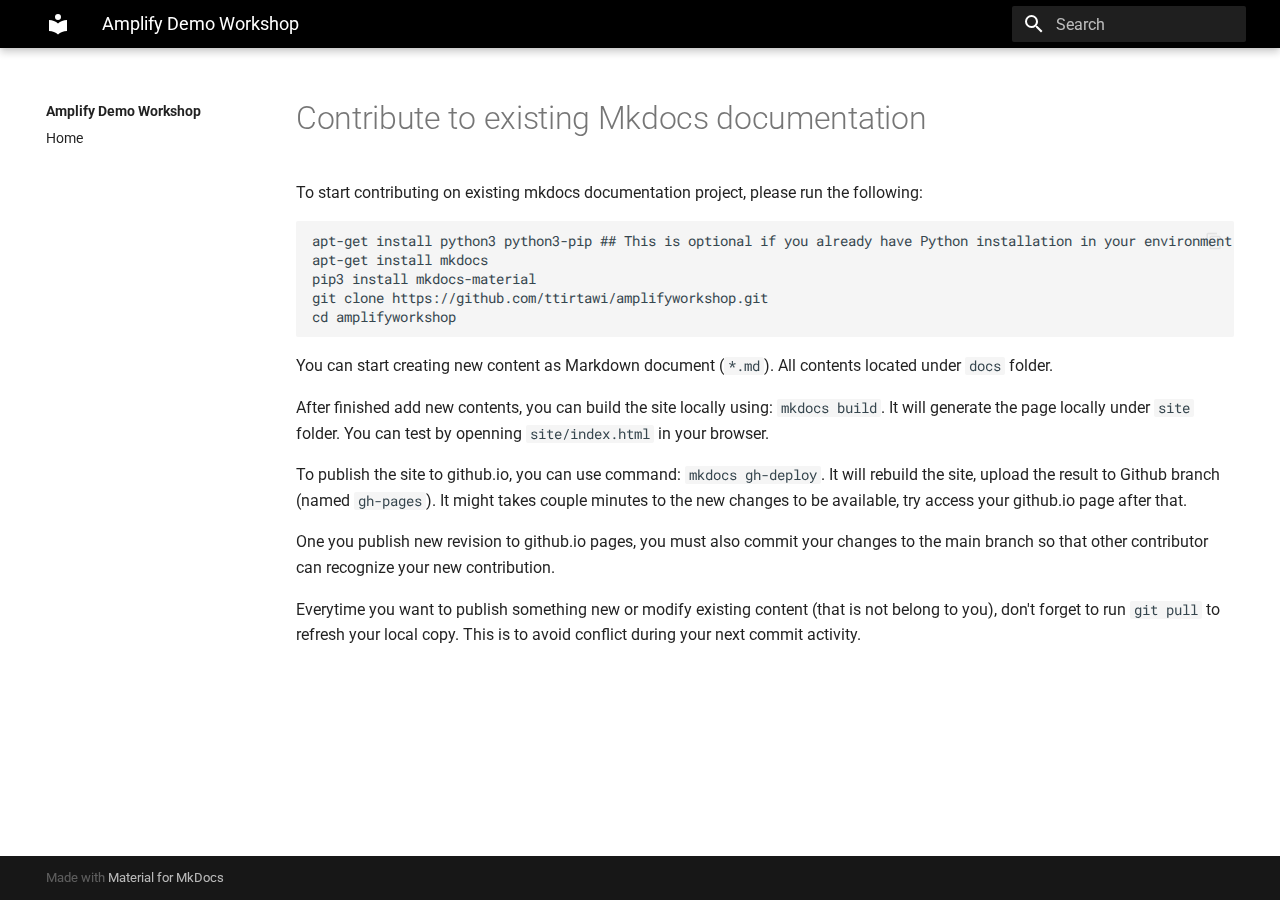
<file: setup/index.html>
<!doctype html>
<html lang="en" class="no-js">
  <head>
    
      <meta charset="utf-8">
      <meta name="viewport" content="width=device-width,initial-scale=1">
      
      
      
      
      <link rel="icon" href="../assets/images/favicon.png">
      <meta name="generator" content="mkdocs-1.2.2, mkdocs-material-7.3.1">
    
    
      
        <title>Contribute to existing Mkdocs documentation - Amplify Demo Workshop</title>
      
    
    
      <link rel="stylesheet" href="../assets/stylesheets/main.1c75ef36.min.css">
      
        
        <link rel="stylesheet" href="../assets/stylesheets/palette.3f5d1f46.min.css">
        
          
          
          <meta name="theme-color" content="#000000">
        
      
    
    
    
      
        
        <link rel="preconnect" href="https://fonts.gstatic.com" crossorigin>
        <link rel="stylesheet" href="https://fonts.googleapis.com/css?family=Roboto:300,400,400i,700%7CRoboto+Mono&display=fallback">
        <style>:root{--md-text-font-family:"Roboto";--md-code-font-family:"Roboto Mono"}</style>
      
    
    
    
    
      


    
    
  </head>
  
  
    
    
    
    
    
    <body dir="ltr" data-md-color-scheme="default" data-md-color-primary="black" data-md-color-accent="">
  
    
    <script>function __prefix(e){return new URL("..",location).pathname+"."+e}function __get(e,t=localStorage){return JSON.parse(t.getItem(__prefix(e)))}</script>
    
    <input class="md-toggle" data-md-toggle="drawer" type="checkbox" id="__drawer" autocomplete="off">
    <input class="md-toggle" data-md-toggle="search" type="checkbox" id="__search" autocomplete="off">
    <label class="md-overlay" for="__drawer"></label>
    <div data-md-component="skip">
      
        
        <a href="#contribute-to-existing-mkdocs-documentation" class="md-skip">
          Skip to content
        </a>
      
    </div>
    <div data-md-component="announce">
      
    </div>
    
      

<header class="md-header" data-md-component="header">
  <nav class="md-header__inner md-grid" aria-label="Header">
    <a href=".." title="Amplify Demo Workshop" class="md-header__button md-logo" aria-label="Amplify Demo Workshop" data-md-component="logo">
      
  
  <svg xmlns="http://www.w3.org/2000/svg" viewBox="0 0 24 24"><path d="M12 8a3 3 0 0 0 3-3 3 3 0 0 0-3-3 3 3 0 0 0-3 3 3 3 0 0 0 3 3m0 3.54C9.64 9.35 6.5 8 3 8v11c3.5 0 6.64 1.35 9 3.54 2.36-2.19 5.5-3.54 9-3.54V8c-3.5 0-6.64 1.35-9 3.54z"/></svg>

    </a>
    <label class="md-header__button md-icon" for="__drawer">
      <svg xmlns="http://www.w3.org/2000/svg" viewBox="0 0 24 24"><path d="M3 6h18v2H3V6m0 5h18v2H3v-2m0 5h18v2H3v-2z"/></svg>
    </label>
    <div class="md-header__title" data-md-component="header-title">
      <div class="md-header__ellipsis">
        <div class="md-header__topic">
          <span class="md-ellipsis">
            Amplify Demo Workshop
          </span>
        </div>
        <div class="md-header__topic" data-md-component="header-topic">
          <span class="md-ellipsis">
            
              Contribute to existing Mkdocs documentation
            
          </span>
        </div>
      </div>
    </div>
    
    
    
      <label class="md-header__button md-icon" for="__search">
        <svg xmlns="http://www.w3.org/2000/svg" viewBox="0 0 24 24"><path d="M9.5 3A6.5 6.5 0 0 1 16 9.5c0 1.61-.59 3.09-1.56 4.23l.27.27h.79l5 5-1.5 1.5-5-5v-.79l-.27-.27A6.516 6.516 0 0 1 9.5 16 6.5 6.5 0 0 1 3 9.5 6.5 6.5 0 0 1 9.5 3m0 2C7 5 5 7 5 9.5S7 14 9.5 14 14 12 14 9.5 12 5 9.5 5z"/></svg>
      </label>
      
<div class="md-search" data-md-component="search" role="dialog">
  <label class="md-search__overlay" for="__search"></label>
  <div class="md-search__inner" role="search">
    <form class="md-search__form" name="search">
      <input type="text" class="md-search__input" name="query" aria-label="Search" placeholder="Search" autocapitalize="off" autocorrect="off" autocomplete="off" spellcheck="false" data-md-component="search-query" required>
      <label class="md-search__icon md-icon" for="__search">
        <svg xmlns="http://www.w3.org/2000/svg" viewBox="0 0 24 24"><path d="M9.5 3A6.5 6.5 0 0 1 16 9.5c0 1.61-.59 3.09-1.56 4.23l.27.27h.79l5 5-1.5 1.5-5-5v-.79l-.27-.27A6.516 6.516 0 0 1 9.5 16 6.5 6.5 0 0 1 3 9.5 6.5 6.5 0 0 1 9.5 3m0 2C7 5 5 7 5 9.5S7 14 9.5 14 14 12 14 9.5 12 5 9.5 5z"/></svg>
        <svg xmlns="http://www.w3.org/2000/svg" viewBox="0 0 24 24"><path d="M20 11v2H8l5.5 5.5-1.42 1.42L4.16 12l7.92-7.92L13.5 5.5 8 11h12z"/></svg>
      </label>
      <nav class="md-search__options" aria-label="Search">
        
        <button type="reset" class="md-search__icon md-icon" aria-label="Clear" tabindex="-1">
          <svg xmlns="http://www.w3.org/2000/svg" viewBox="0 0 24 24"><path d="M19 6.41 17.59 5 12 10.59 6.41 5 5 6.41 10.59 12 5 17.59 6.41 19 12 13.41 17.59 19 19 17.59 13.41 12 19 6.41z"/></svg>
        </button>
      </nav>
      
    </form>
    <div class="md-search__output">
      <div class="md-search__scrollwrap" data-md-scrollfix>
        <div class="md-search-result" data-md-component="search-result">
          <div class="md-search-result__meta">
            Initializing search
          </div>
          <ol class="md-search-result__list"></ol>
        </div>
      </div>
    </div>
  </div>
</div>
    
    
  </nav>
  
</header>
    
    <div class="md-container" data-md-component="container">
      
      
        
          
        
      
      <main class="md-main" data-md-component="main">
        <div class="md-main__inner md-grid">
          
            
              
              <div class="md-sidebar md-sidebar--primary" data-md-component="sidebar" data-md-type="navigation" >
                <div class="md-sidebar__scrollwrap">
                  <div class="md-sidebar__inner">
                    


  

<nav class="md-nav md-nav--primary md-nav--integrated" aria-label="Navigation" data-md-level="0">
  <label class="md-nav__title" for="__drawer">
    <a href=".." title="Amplify Demo Workshop" class="md-nav__button md-logo" aria-label="Amplify Demo Workshop" data-md-component="logo">
      
  
  <svg xmlns="http://www.w3.org/2000/svg" viewBox="0 0 24 24"><path d="M12 8a3 3 0 0 0 3-3 3 3 0 0 0-3-3 3 3 0 0 0-3 3 3 3 0 0 0 3 3m0 3.54C9.64 9.35 6.5 8 3 8v11c3.5 0 6.64 1.35 9 3.54 2.36-2.19 5.5-3.54 9-3.54V8c-3.5 0-6.64 1.35-9 3.54z"/></svg>

    </a>
    Amplify Demo Workshop
  </label>
  
  <ul class="md-nav__list" data-md-scrollfix>
    
      
      
      

  
  
  
    <li class="md-nav__item">
      <a href=".." class="md-nav__link">
        Home
      </a>
    </li>
  

    
  </ul>
</nav>
                  </div>
                </div>
              </div>
            
            
          
          <div class="md-content" data-md-component="content">
            <article class="md-content__inner md-typeset">
              
                
                
                <h1 id="contribute-to-existing-mkdocs-documentation">Contribute to existing Mkdocs documentation</h1>
<p>To start contributing on existing mkdocs documentation project, please run the following:</p>
<div class="highlight"><pre><span></span><code>apt-get install python3 python3-pip ## This is optional if you already have Python installation in your environment
apt-get install mkdocs
pip3 install mkdocs-material
git clone https://github.com/ttirtawi/amplifyworkshop.git
cd amplifyworkshop
</code></pre></div>
<p>You can start creating new content as Markdown document (<code>*.md</code>). All contents located under <code>docs</code> folder.</p>
<p>After finished add new contents, you can build the site locally using: <code>mkdocs build</code>. It will generate the page locally under <code>site</code> folder. You can test by openning <code>site/index.html</code> in your browser.</p>
<p>To publish the site to github.io, you can use command: <code>mkdocs gh-deploy</code>. It will rebuild the site, upload the result to Github branch (named <code>gh-pages</code>). It might takes couple minutes to the new changes to be available, try access your github.io page after that. </p>
<p>One you publish new revision to github.io pages, you must also commit your changes to the main branch so that other contributor can recognize your new contribution.</p>
<p>Everytime you want to publish something new or modify existing content (that is not belong to you), don't forget to run <code>git pull</code> to refresh your local copy. This is to avoid conflict during your next commit activity.</p>
                
              
              
                


              
            </article>
          </div>
        </div>
        
      </main>
      
        
<footer class="md-footer">
  
  <div class="md-footer-meta md-typeset">
    <div class="md-footer-meta__inner md-grid">
      <div class="md-footer-copyright">
        
        
          Made with
          <a href="https://squidfunk.github.io/mkdocs-material/" target="_blank" rel="noopener">
            Material for MkDocs
          </a>
        
        
      </div>
      
    </div>
  </div>
</footer>
      
    </div>
    <div class="md-dialog" data-md-component="dialog">
      <div class="md-dialog__inner md-typeset"></div>
    </div>
    <script id="__config" type="application/json">{"base": "..", "features": ["toc.integrate"], "translations": {"clipboard.copy": "Copy to clipboard", "clipboard.copied": "Copied to clipboard", "search.config.lang": "en", "search.config.pipeline": "trimmer, stopWordFilter", "search.config.separator": "[\\s\\-]+", "search.placeholder": "Search", "search.result.placeholder": "Type to start searching", "search.result.none": "No matching documents", "search.result.one": "1 matching document", "search.result.other": "# matching documents", "search.result.more.one": "1 more on this page", "search.result.more.other": "# more on this page", "search.result.term.missing": "Missing", "select.version.title": "Select version"}, "search": "../assets/javascripts/workers/search.e99e714c.min.js", "version": null}</script>
    
    
      <script src="../assets/javascripts/bundle.c7d1b464.min.js"></script>
      
    
  </body>
</html>
</file>
<file: assets/stylesheets/main.1c75ef36.min.css>
@charset "UTF-8";html{-webkit-text-size-adjust:none;-moz-text-size-adjust:none;-ms-text-size-adjust:none;text-size-adjust:none;box-sizing:border-box}*,:after,:before{box-sizing:inherit}body{margin:0}a,button,input,label{-webkit-tap-highlight-color:transparent}a{color:inherit;text-decoration:none}hr{border:0;box-sizing:content-box;display:block;height:.05rem;overflow:visible;padding:0}small{font-size:80%}sub,sup{line-height:1em}img{border-style:none}table{border-collapse:separate;border-spacing:0}td,th{font-weight:400;vertical-align:top}button{background:transparent;border:0;font-family:inherit;font-size:inherit;margin:0;padding:0}input{border:0;outline:none}:root{--md-default-fg-color:rgba(0,0,0,0.87);--md-default-fg-color--light:rgba(0,0,0,0.54);--md-default-fg-color--lighter:rgba(0,0,0,0.32);--md-default-fg-color--lightest:rgba(0,0,0,0.07);--md-default-bg-color:#fff;--md-default-bg-color--light:hsla(0,0%,100%,0.7);--md-default-bg-color--lighter:hsla(0,0%,100%,0.3);--md-default-bg-color--lightest:hsla(0,0%,100%,0.12);--md-primary-fg-color:#4051b5;--md-primary-fg-color--light:#5d6cc0;--md-primary-fg-color--dark:#303fa1;--md-primary-bg-color:#fff;--md-primary-bg-color--light:hsla(0,0%,100%,0.7);--md-accent-fg-color:#526cfe;--md-accent-fg-color--transparent:rgba(82,108,254,0.1);--md-accent-bg-color:#fff;--md-accent-bg-color--light:hsla(0,0%,100%,0.7)}:root>*{--md-code-fg-color:#36464e;--md-code-bg-color:#f5f5f5;--md-code-hl-color:rgba(255,255,0,0.5);--md-code-hl-number-color:#d52a2a;--md-code-hl-special-color:#db1457;--md-code-hl-function-color:#a846b9;--md-code-hl-constant-color:#6e59d9;--md-code-hl-keyword-color:#3f6ec6;--md-code-hl-string-color:#1c7d4d;--md-code-hl-name-color:var(--md-code-fg-color);--md-code-hl-operator-color:var(--md-default-fg-color--light);--md-code-hl-punctuation-color:var(--md-default-fg-color--light);--md-code-hl-comment-color:var(--md-default-fg-color--light);--md-code-hl-generic-color:var(--md-default-fg-color--light);--md-code-hl-variable-color:var(--md-default-fg-color--light);--md-typeset-color:var(--md-default-fg-color);--md-typeset-a-color:var(--md-primary-fg-color);--md-typeset-mark-color:rgba(255,255,0,0.5);--md-typeset-del-color:hsla(6,90%,60%,0.15);--md-typeset-ins-color:rgba(11,213,112,0.15);--md-typeset-kbd-color:#fafafa;--md-typeset-kbd-accent-color:#fff;--md-typeset-kbd-border-color:#b8b8b8;--md-typeset-table-color:rgba(0,0,0,0.12);--md-admonition-fg-color:var(--md-default-fg-color);--md-admonition-bg-color:var(--md-default-bg-color);--md-footer-fg-color:#fff;--md-footer-fg-color--light:hsla(0,0%,100%,0.7);--md-footer-fg-color--lighter:hsla(0,0%,100%,0.3);--md-footer-bg-color:rgba(0,0,0,0.87);--md-footer-bg-color--dark:rgba(0,0,0,0.32)}.md-icon svg{fill:currentColor;display:block;height:1.2rem;width:1.2rem}body{-webkit-font-smoothing:antialiased;-moz-osx-font-smoothing:grayscale}body,input{font-feature-settings:"kern","liga";font-family:var(--md-text-font-family,_),-apple-system,BlinkMacSystemFont,Helvetica,Arial,sans-serif}body,code,input,kbd,pre{color:var(--md-typeset-color)}code,kbd,pre{font-feature-settings:"kern";font-family:var(--md-code-font-family,_),SFMono-Regular,Consolas,Menlo,monospace}:root{--md-typeset-table-sort-icon:url('data:image/svg+xml;charset=utf-8,<svg xmlns="http://www.w3.org/2000/svg" viewBox="0 0 24 24"><path d="m18 21-4-4h3V7h-3l4-4 4 4h-3v10h3M2 19v-2h10v2M2 13v-2h7v2M2 7V5h4v2H2z"/></svg>');--md-typeset-table-sort-icon--asc:url('data:image/svg+xml;charset=utf-8,<svg xmlns="http://www.w3.org/2000/svg" viewBox="0 0 24 24"><path d="M19 17h3l-4 4-4-4h3V3h2M2 17h10v2H2M6 5v2H2V5m0 6h7v2H2v-2z"/></svg>');--md-typeset-table-sort-icon--desc:url('data:image/svg+xml;charset=utf-8,<svg xmlns="http://www.w3.org/2000/svg" viewBox="0 0 24 24"><path d="M19 7h3l-4-4-4 4h3v14h2M2 17h10v2H2M6 5v2H2V5m0 6h7v2H2v-2z"/></svg>')}.md-typeset{-webkit-print-color-adjust:exact;color-adjust:exact;font-size:.8rem;line-height:1.6}@media print{.md-typeset{font-size:.68rem}}.md-typeset blockquote,.md-typeset dl,.md-typeset figure,.md-typeset ol,.md-typeset pre,.md-typeset ul{margin:1em 0}.md-typeset h1{color:var(--md-default-fg-color--light);font-size:2em;line-height:1.3;margin:0 0 1.25em}.md-typeset h1,.md-typeset h2{font-weight:300;letter-spacing:-.01em}.md-typeset h2{font-size:1.5625em;line-height:1.4;margin:1.6em 0 .64em}.md-typeset h3{font-size:1.25em;font-weight:400;letter-spacing:-.01em;line-height:1.5;margin:1.6em 0 .8em}.md-typeset h2+h3{margin-top:.8em}.md-typeset h4{font-weight:700;letter-spacing:-.01em;margin:1em 0}.md-typeset h5,.md-typeset h6{color:var(--md-default-fg-color--light);font-size:.8em;font-weight:700;letter-spacing:-.01em;margin:1.25em 0}.md-typeset h5{text-transform:uppercase}.md-typeset hr{border-bottom:.05rem solid var(--md-default-fg-color--lightest);display:flow-root;margin:1.5em 0}.md-typeset a{color:var(--md-typeset-a-color);word-break:break-word}.md-typeset a,.md-typeset a:before{transition:color 125ms}.md-typeset a:focus,.md-typeset a:hover{color:var(--md-accent-fg-color)}.md-typeset a.focus-visible{outline-color:var(--md-accent-fg-color);outline-offset:.2rem}.md-typeset code,.md-typeset kbd,.md-typeset pre{color:var(--md-code-fg-color);direction:ltr}@media print{.md-typeset code,.md-typeset kbd,.md-typeset pre{white-space:pre-wrap}}.md-typeset code{background-color:var(--md-code-bg-color);border-radius:.1rem;-webkit-box-decoration-break:clone;box-decoration-break:clone;font-size:.85em;padding:0 .2941176471em;word-break:break-word}.md-typeset code:not(.focus-visible){-webkit-tap-highlight-color:transparent;outline:none}.md-typeset h1 code,.md-typeset h2 code,.md-typeset h3 code,.md-typeset h4 code,.md-typeset h5 code,.md-typeset h6 code{background-color:transparent;box-shadow:none;margin:initial;padding:initial}.md-typeset a code{color:currentColor}.md-typeset pre{display:flow-root;line-height:1.4;position:relative}.md-typeset pre>code{-webkit-box-decoration-break:slice;box-decoration-break:slice;box-shadow:none;display:block;margin:0;overflow:auto;padding:.7720588235em 1.1764705882em;scrollbar-color:var(--md-default-fg-color--lighter) transparent;scrollbar-width:thin;touch-action:auto;word-break:normal}.md-typeset pre>code:hover{scrollbar-color:var(--md-accent-fg-color) transparent}.md-typeset pre>code::-webkit-scrollbar{height:.2rem;width:.2rem}.md-typeset pre>code::-webkit-scrollbar-thumb{background-color:var(--md-default-fg-color--lighter)}.md-typeset pre>code::-webkit-scrollbar-thumb:hover{background-color:var(--md-accent-fg-color)}@media screen and (max-width:44.9375em){.md-typeset>pre{margin:1em -.8rem}.md-typeset>pre code{border-radius:0}}.md-typeset kbd{background-color:var(--md-typeset-kbd-color);border-radius:.1rem;box-shadow:0 .1rem 0 .05rem var(--md-typeset-kbd-border-color),0 .1rem 0 var(--md-typeset-kbd-border-color),0 -.1rem .2rem var(--md-typeset-kbd-accent-color) inset;color:var(--md-default-fg-color);display:inline-block;font-size:.75em;padding:0 .6666666667em;vertical-align:text-top;word-break:break-word}.md-typeset mark{background-color:var(--md-typeset-mark-color);-webkit-box-decoration-break:clone;box-decoration-break:clone;color:inherit;word-break:break-word}.md-typeset abbr{border-bottom:.05rem dotted var(--md-default-fg-color--light);cursor:help;text-decoration:none}@media (hover:none){.md-typeset abbr{position:relative}.md-typeset abbr[title]:focus:after,.md-typeset abbr[title]:hover:after{background-color:var(--md-default-fg-color);border-radius:.1rem;box-shadow:0 2px 2px 0 rgba(0,0,0,.14),0 1px 5px 0 rgba(0,0,0,.12),0 3px 1px -2px rgba(0,0,0,.2);color:var(--md-default-bg-color);content:attr(title);display:inline-block;font-size:.7rem;left:0;margin-top:2em;max-width:80%;min-width:-webkit-max-content;min-width:-moz-max-content;min-width:max-content;padding:.2rem .3rem;position:absolute;width:auto}}.md-typeset small{opacity:.75}.md-typeset sub,.md-typeset sup{margin-left:.078125em}[dir=rtl] .md-typeset sub,[dir=rtl] .md-typeset sup{margin-left:0;margin-right:.078125em}.md-typeset blockquote{border-left:.2rem solid var(--md-default-fg-color--lighter);color:var(--md-default-fg-color--light);padding-left:.6rem}[dir=rtl] .md-typeset blockquote{border-left:initial;border-right:.2rem solid var(--md-default-fg-color--lighter);padding-left:0;padding-right:.6rem}.md-typeset ul{list-style-type:disc}.md-typeset ol,.md-typeset ul{display:flow-root;margin-left:.625em;padding:0}[dir=rtl] .md-typeset ol,[dir=rtl] .md-typeset ul{margin-left:0;margin-right:.625em}.md-typeset ol ol,.md-typeset ul ol{list-style-type:lower-alpha}.md-typeset ol ol ol,.md-typeset ul ol ol{list-style-type:lower-roman}.md-typeset ol li,.md-typeset ul li{margin-bottom:.5em;margin-left:1.25em}[dir=rtl] .md-typeset ol li,[dir=rtl] .md-typeset ul li{margin-left:0;margin-right:1.25em}.md-typeset ol li blockquote,.md-typeset ol li p,.md-typeset ul li blockquote,.md-typeset ul li p{margin:.5em 0}.md-typeset ol li:last-child,.md-typeset ul li:last-child{margin-bottom:0}.md-typeset ol li ol,.md-typeset ol li ul,.md-typeset ul li ol,.md-typeset ul li ul{margin:.5em 0 .5em .625em}[dir=rtl] .md-typeset ol li ol,[dir=rtl] .md-typeset ol li ul,[dir=rtl] .md-typeset ul li ol,[dir=rtl] .md-typeset ul li ul{margin-left:0;margin-right:.625em}.md-typeset dd{margin:1em 0 1.5em 1.875em}[dir=rtl] .md-typeset dd{margin-left:0;margin-right:1.875em}.md-typeset img,.md-typeset svg{height:auto;max-width:100%}.md-typeset img[align=left],.md-typeset svg[align=left]{margin:1em 1em 1em 0}.md-typeset img[align=right],.md-typeset svg[align=right]{margin:1em 0 1em 1em}.md-typeset img[align]:only-child,.md-typeset svg[align]:only-child{margin-top:0}.md-typeset figure{display:flow-root;margin:0 auto;max-width:100%;text-align:center;width:-webkit-fit-content;width:-moz-fit-content;width:fit-content}.md-typeset figure img{display:block}.md-typeset figcaption{font-style:italic;margin:1em auto 2em;max-width:24rem}.md-typeset iframe{max-width:100%}.md-typeset table:not([class]){background-color:var(--md-default-bg-color);border:.05rem solid var(--md-typeset-table-color);border-radius:.1rem;display:inline-block;font-size:.64rem;max-width:100%;overflow:auto;touch-action:auto}@media print{.md-typeset table:not([class]){display:table}}.md-typeset table:not([class])+*{margin-top:1.5em}.md-typeset table:not([class]) td>:first-child,.md-typeset table:not([class]) th>:first-child{margin-top:0}.md-typeset table:not([class]) td>:last-child,.md-typeset table:not([class]) th>:last-child{margin-bottom:0}.md-typeset table:not([class]) td:not([align]),.md-typeset table:not([class]) th:not([align]){text-align:left}[dir=rtl] .md-typeset table:not([class]) td:not([align]),[dir=rtl] .md-typeset table:not([class]) th:not([align]){text-align:right}.md-typeset table:not([class]) th{font-weight:700;min-width:5rem;padding:.9375em 1.25em;vertical-align:top}.md-typeset table:not([class]) th a{color:inherit}.md-typeset table:not([class]) td{border-top:.05rem solid var(--md-typeset-table-color);padding:.9375em 1.25em;vertical-align:top}.md-typeset table:not([class]) tbody tr{transition:background-color 125ms}.md-typeset table:not([class]) tbody tr:hover{background-color:rgba(0,0,0,.035);box-shadow:0 .05rem 0 var(--md-default-bg-color) inset}.md-typeset table:not([class]) a{word-break:normal}.md-typeset table th[role=columnheader]{cursor:pointer}.md-typeset table th[role=columnheader]:after{content:"";display:inline-block;height:1.2em;margin-left:.5em;-webkit-mask-image:var(--md-typeset-table-sort-icon);mask-image:var(--md-typeset-table-sort-icon);-webkit-mask-repeat:no-repeat;mask-repeat:no-repeat;-webkit-mask-size:contain;mask-size:contain;transition:background-color 125ms;vertical-align:text-bottom;width:1.2em}.md-typeset table th[role=columnheader]:hover:after{background-color:var(--md-default-fg-color--lighter)}.md-typeset table th[role=columnheader][aria-sort=ascending]:after{background-color:var(--md-default-fg-color--light);-webkit-mask-image:var(--md-typeset-table-sort-icon--asc);mask-image:var(--md-typeset-table-sort-icon--asc)}.md-typeset table th[role=columnheader][aria-sort=descending]:after{background-color:var(--md-default-fg-color--light);-webkit-mask-image:var(--md-typeset-table-sort-icon--desc);mask-image:var(--md-typeset-table-sort-icon--desc)}.md-typeset__scrollwrap{margin:1em -.8rem;overflow-x:auto;touch-action:auto}.md-typeset__table{display:inline-block;margin-bottom:.5em;padding:0 .8rem}@media print{.md-typeset__table{display:block}}html .md-typeset__table table{display:table;margin:0;overflow:hidden;width:100%}html{font-size:125%;height:100%;overflow-x:hidden}@media screen and (min-width:100em){html{font-size:137.5%}}@media screen and (min-width:125em){html{font-size:150%}}body{background-color:var(--md-default-bg-color);display:flex;flex-direction:column;font-size:.5rem;min-height:100%;position:relative;width:100%}@media print{body{display:block}}@media screen and (max-width:59.9375em){body[data-md-state=lock]{position:fixed}}.md-grid{margin-left:auto;margin-right:auto;max-width:61rem}.md-container{display:flex;flex-direction:column;flex-grow:1}@media print{.md-container{display:block}}.md-main{flex-grow:1}.md-main__inner{display:flex;height:100%;margin-top:1.5rem}.md-ellipsis{overflow:hidden;text-overflow:ellipsis;white-space:nowrap}.md-toggle{display:none}.md-option{height:0;opacity:0;position:absolute;width:0}.md-option:checked+label:not([hidden]){display:block}.md-option.focus-visible+label{outline-color:var(--md-accent-fg-color);outline-style:auto}.md-skip{background-color:var(--md-default-fg-color);border-radius:.1rem;color:var(--md-default-bg-color);font-size:.64rem;margin:.5rem;opacity:0;outline-color:var(--md-accent-fg-color);padding:.3rem .5rem;position:fixed;transform:translateY(.4rem);z-index:-1}.md-skip:focus{opacity:1;transform:translateY(0);transition:transform .25s cubic-bezier(.4,0,.2,1),opacity 175ms 75ms;z-index:10}@page{margin:25mm}.md-announce{background-color:var(--md-footer-bg-color);overflow:auto}@media print{.md-announce{display:none}}.md-announce__inner{color:var(--md-footer-fg-color);font-size:.7rem;margin:.6rem auto;padding:0 .8rem}:root{--md-clipboard-icon:url('data:image/svg+xml;charset=utf-8,<svg xmlns="http://www.w3.org/2000/svg" viewBox="0 0 24 24"><path d="M19 21H8V7h11m0-2H8a2 2 0 0 0-2 2v14a2 2 0 0 0 2 2h11a2 2 0 0 0 2-2V7a2 2 0 0 0-2-2m-3-4H4a2 2 0 0 0-2 2v14h2V3h12V1z"/></svg>')}.md-clipboard{border-radius:.1rem;color:var(--md-default-fg-color--lightest);cursor:pointer;height:1.5em;outline-color:var(--md-accent-fg-color);outline-offset:.1rem;position:absolute;right:.5em;top:.5em;transition:color .25s;width:1.5em;z-index:1}@media print{.md-clipboard{display:none}}.md-clipboard:not(.focus-visible){-webkit-tap-highlight-color:transparent;outline:none}:hover>.md-clipboard{color:var(--md-default-fg-color--light)}.md-clipboard:focus,.md-clipboard:hover{color:var(--md-accent-fg-color)}.md-clipboard:after{background-color:currentColor;content:"";display:block;height:1.125em;margin:0 auto;-webkit-mask-image:var(--md-clipboard-icon);mask-image:var(--md-clipboard-icon);-webkit-mask-repeat:no-repeat;mask-repeat:no-repeat;-webkit-mask-size:contain;mask-size:contain;width:1.125em}.md-clipboard--inline{cursor:pointer}.md-clipboard--inline code{transition:color .25s,background-color .25s}.md-clipboard--inline:focus code,.md-clipboard--inline:hover code{background-color:var(--md-accent-fg-color--transparent);color:var(--md-accent-fg-color)}.md-content{flex-grow:1;overflow:hidden;scroll-padding-top:51.2rem}.md-content__inner{margin:0 .8rem 1.2rem;padding-top:.6rem}@media screen and (min-width:76.25em){.md-sidebar--primary:not([hidden])~.md-content>.md-content__inner{margin-left:1.2rem}[dir=rtl] .md-sidebar--primary:not([hidden])~.md-content>.md-content__inner{margin-left:.8rem;margin-right:1.2rem}.md-sidebar--secondary:not([hidden])~.md-content>.md-content__inner{margin-right:1.2rem}[dir=rtl] .md-sidebar--secondary:not([hidden])~.md-content>.md-content__inner{margin-left:1.2rem;margin-right:.8rem}}.md-content__inner:before{content:"";display:block;height:.4rem}.md-content__inner>:last-child{margin-bottom:0}.md-content__button{float:right;margin:.4rem 0 .4rem .4rem;padding:0}@media print{.md-content__button{display:none}}[dir=rtl] .md-content__button{float:left;margin-left:0;margin-right:.4rem}[dir=rtl] .md-content__button svg{transform:scaleX(-1)}.md-typeset .md-content__button{color:var(--md-default-fg-color--lighter)}.md-content__button svg{display:inline;vertical-align:top}.md-dialog{background-color:var(--md-default-fg-color);border-radius:.1rem;bottom:.8rem;box-shadow:0 2px 2px 0 rgba(0,0,0,.14),0 1px 5px 0 rgba(0,0,0,.12),0 3px 1px -2px rgba(0,0,0,.2);left:auto;min-width:11.1rem;opacity:0;padding:.4rem .6rem;pointer-events:none;position:fixed;right:.8rem;transform:translateY(100%);transition:transform 0ms .4s,opacity .4s;z-index:3}@media print{.md-dialog{display:none}}[dir=rtl] .md-dialog{left:.8rem;right:auto}.md-dialog[data-md-state=open]{opacity:1;pointer-events:auto;transform:translateY(0);transition:transform .4s cubic-bezier(.075,.85,.175,1),opacity .4s}.md-dialog__inner{color:var(--md-default-bg-color);font-size:.7rem}.md-typeset .md-button{border:.1rem solid;border-radius:.1rem;color:var(--md-primary-fg-color);cursor:pointer;display:inline-block;font-weight:700;padding:.625em 2em;transition:color 125ms,background-color 125ms,border-color 125ms}.md-typeset .md-button--primary{background-color:var(--md-primary-fg-color);border-color:var(--md-primary-fg-color);color:var(--md-primary-bg-color)}.md-typeset .md-button:focus,.md-typeset .md-button:hover{background-color:var(--md-accent-fg-color);border-color:var(--md-accent-fg-color);color:var(--md-accent-bg-color)}.md-typeset .md-input{border-radius:.1rem;box-shadow:0 .2rem .5rem rgba(0,0,0,.1),0 .025rem .05rem rgba(0,0,0,.1);font-size:.8rem;height:1.8rem;padding:0 .6rem;transition:box-shadow .25s}.md-typeset .md-input:focus,.md-typeset .md-input:hover{box-shadow:0 .4rem 1rem rgba(0,0,0,.15),0 .025rem .05rem rgba(0,0,0,.15)}.md-typeset .md-input--stretch{width:100%}.md-header{background-color:var(--md-primary-fg-color);box-shadow:0 0 .2rem transparent,0 .2rem .4rem transparent;color:var(--md-primary-bg-color);left:0;position:-webkit-sticky;position:sticky;right:0;top:0;z-index:3}@media print{.md-header{display:none}}.md-header[data-md-state=shadow]{box-shadow:0 0 .2rem rgba(0,0,0,.1),0 .2rem .4rem rgba(0,0,0,.2);transition:transform .25s cubic-bezier(.1,.7,.1,1),box-shadow .25s}.md-header[data-md-state=hidden]{transform:translateY(-100%);transition:transform .25s cubic-bezier(.8,0,.6,1),box-shadow .25s}.md-header__inner{align-items:center;display:flex;padding:0 .2rem}.md-header__button{color:currentColor;cursor:pointer;margin:.2rem;outline-color:var(--md-accent-fg-color);padding:.4rem;position:relative;transition:opacity .25s;vertical-align:middle;z-index:1}.md-header__button:hover{opacity:.7}.md-header__button:not([hidden]){display:inline-block}.md-header__button:not(.focus-visible){-webkit-tap-highlight-color:transparent;outline:none}.md-header__button.md-logo{margin:.2rem;padding:.4rem}@media screen and (max-width:76.1875em){.md-header__button.md-logo{display:none}}.md-header__button.md-logo img,.md-header__button.md-logo svg{fill:currentColor;display:block;height:1.2rem;width:1.2rem}@media screen and (min-width:60em){.md-header__button[for=__search]{display:none}}.no-js .md-header__button[for=__search]{display:none}[dir=rtl] .md-header__button[for=__search] svg{transform:scaleX(-1)}@media screen and (min-width:76.25em){.md-header__button[for=__drawer]{display:none}}.md-header__topic{display:flex;max-width:100%;position:absolute;transition:transform .4s cubic-bezier(.1,.7,.1,1),opacity .15s}.md-header__topic+.md-header__topic{opacity:0;pointer-events:none;transform:translateX(1.25rem);transition:transform .4s cubic-bezier(1,.7,.1,.1),opacity .15s;z-index:-1}[dir=rtl] .md-header__topic+.md-header__topic{transform:translateX(-1.25rem)}.md-header__title{flex-grow:1;font-size:.9rem;height:2.4rem;line-height:2.4rem;margin-left:1rem;margin-right:.4rem}.md-header__title[data-md-state=active] .md-header__topic{opacity:0;pointer-events:none;transform:translateX(-1.25rem);transition:transform .4s cubic-bezier(1,.7,.1,.1),opacity .15s;z-index:-1}[dir=rtl] .md-header__title[data-md-state=active] .md-header__topic{transform:translateX(1.25rem)}.md-header__title[data-md-state=active] .md-header__topic+.md-header__topic{opacity:1;pointer-events:auto;transform:translateX(0);transition:transform .4s cubic-bezier(.1,.7,.1,1),opacity .15s;z-index:0}.md-header__title>.md-header__ellipsis{height:100%;position:relative;width:100%}.md-header__option{display:flex;flex-shrink:0;max-width:100%;transition:max-width 0ms .25s,opacity .25s .25s;white-space:nowrap}[data-md-toggle=search]:checked~.md-header .md-header__option{max-width:0;opacity:0;transition:max-width 0ms,opacity 0ms}.md-header__source{display:none}@media screen and (min-width:60em){.md-header__source{display:block;margin-left:1rem;max-width:11.7rem;width:11.7rem}[dir=rtl] .md-header__source{margin-left:0;margin-right:1rem}}@media screen and (min-width:76.25em){.md-header__source{margin-left:1.4rem}[dir=rtl] .md-header__source{margin-right:1.4rem}}.md-footer{background-color:var(--md-footer-bg-color);color:var(--md-footer-fg-color)}@media print{.md-footer{display:none}}.md-footer__inner{overflow:auto;padding:.2rem}.md-footer__link{display:flex;outline-color:var(--md-accent-fg-color);padding-bottom:.4rem;padding-top:1.4rem;transition:opacity .25s}@media screen and (min-width:45em){.md-footer__link{width:50%}}.md-footer__link:focus,.md-footer__link:hover{opacity:.7}.md-footer__link--prev{float:left}@media screen and (max-width:44.9375em){.md-footer__link--prev{width:25%}.md-footer__link--prev .md-footer__title{display:none}}[dir=rtl] .md-footer__link--prev{float:right}[dir=rtl] .md-footer__link--prev svg{transform:scaleX(-1)}.md-footer__link--next{float:right;text-align:right}@media screen and (max-width:44.9375em){.md-footer__link--next{width:75%}}[dir=rtl] .md-footer__link--next{float:left;text-align:left}[dir=rtl] .md-footer__link--next svg{transform:scaleX(-1)}.md-footer__title{flex-grow:1;font-size:.9rem;line-height:2.4rem;max-width:calc(100% - 2.4rem);padding:0 1rem;position:relative}.md-footer__button{margin:.2rem;padding:.4rem}.md-footer__direction{font-size:.64rem;left:0;margin-top:-1rem;opacity:.7;padding:0 1rem;position:absolute;right:0}.md-footer-meta{background-color:var(--md-footer-bg-color--dark)}.md-footer-meta__inner{display:flex;flex-wrap:wrap;justify-content:space-between;padding:.2rem}html .md-footer-meta.md-typeset a{color:var(--md-footer-fg-color--light)}html .md-footer-meta.md-typeset a:focus,html .md-footer-meta.md-typeset a:hover{color:var(--md-footer-fg-color)}.md-footer-copyright{color:var(--md-footer-fg-color--lighter);font-size:.64rem;margin:auto .6rem;padding:.4rem 0;width:100%}@media screen and (min-width:45em){.md-footer-copyright{width:auto}}.md-footer-copyright__highlight{color:var(--md-footer-fg-color--light)}.md-footer-social{margin:0 .4rem;padding:.2rem 0 .6rem}@media screen and (min-width:45em){.md-footer-social{padding:.6rem 0}}.md-footer-social__link{display:inline-block;height:1.6rem;text-align:center;width:1.6rem}.md-footer-social__link:before{line-height:1.9}.md-footer-social__link svg{fill:currentColor;max-height:.8rem;vertical-align:-25%}:root{--md-nav-icon--prev:url('data:image/svg+xml;charset=utf-8,<svg xmlns="http://www.w3.org/2000/svg" viewBox="0 0 24 24"><path d="M20 11v2H8l5.5 5.5-1.42 1.42L4.16 12l7.92-7.92L13.5 5.5 8 11h12z"/></svg>');--md-nav-icon--next:url('data:image/svg+xml;charset=utf-8,<svg xmlns="http://www.w3.org/2000/svg" viewBox="0 0 24 24"><path d="M8.59 16.58 13.17 12 8.59 7.41 10 6l6 6-6 6-1.41-1.42z"/></svg>');--md-toc-icon:url('data:image/svg+xml;charset=utf-8,<svg xmlns="http://www.w3.org/2000/svg" viewBox="0 0 24 24"><path d="M3 9h14V7H3v2m0 4h14v-2H3v2m0 4h14v-2H3v2m16 0h2v-2h-2v2m0-10v2h2V7h-2m0 6h2v-2h-2v2z"/></svg>')}.md-nav{font-size:.7rem;line-height:1.3}.md-nav__title{display:block;font-weight:700;overflow:hidden;padding:0 .6rem;text-overflow:ellipsis}.md-nav__title .md-nav__button{display:none}.md-nav__title .md-nav__button img{height:100%;width:auto}.md-nav__title .md-nav__button.md-logo img,.md-nav__title .md-nav__button.md-logo svg{fill:currentColor;display:block;height:2.4rem;width:2.4rem}.md-nav__list{list-style:none;margin:0;padding:0}.md-nav__item{padding:0 .6rem}.md-nav__item .md-nav__item{padding-right:0}[dir=rtl] .md-nav__item .md-nav__item{padding-left:0;padding-right:.6rem}.md-nav__link{align-items:center;cursor:pointer;display:flex;justify-content:space-between;margin-top:.625em;overflow:hidden;scroll-snap-align:start;text-overflow:ellipsis;transition:color 125ms}.md-nav__link[data-md-state=blur]{color:var(--md-default-fg-color--light)}.md-nav__item .md-nav__link--active{color:var(--md-typeset-a-color)}.md-nav__item .md-nav__link--index [href]{width:100%}.md-nav__link:focus,.md-nav__link:hover{color:var(--md-accent-fg-color)}.md-nav__link.focus-visible{outline-color:var(--md-accent-fg-color);outline-offset:.2rem}.md-nav--primary .md-nav__link[for=__toc]{display:none}.md-nav--primary .md-nav__link[for=__toc] .md-icon:after{background-color:currentColor;display:block;height:100%;-webkit-mask-image:var(--md-toc-icon);mask-image:var(--md-toc-icon);width:100%}.md-nav--primary .md-nav__link[for=__toc]~.md-nav{display:none}.md-nav__link>*{cursor:pointer;display:flex}.md-nav__source{display:none}@media screen and (max-width:76.1875em){.md-nav--primary,.md-nav--primary .md-nav{background-color:var(--md-default-bg-color);display:flex;flex-direction:column;height:100%;left:0;position:absolute;right:0;top:0;z-index:1}.md-nav--primary .md-nav__item,.md-nav--primary .md-nav__title{font-size:.8rem;line-height:1.5}.md-nav--primary .md-nav__title{background-color:var(--md-default-fg-color--lightest);color:var(--md-default-fg-color--light);cursor:pointer;font-weight:400;height:5.6rem;line-height:2.4rem;padding:3rem .8rem .2rem;position:relative;white-space:nowrap}.md-nav--primary .md-nav__title .md-nav__icon{display:block;height:1.2rem;left:.4rem;margin:.2rem;position:absolute;top:.4rem;width:1.2rem}[dir=rtl] .md-nav--primary .md-nav__title .md-nav__icon{left:auto;right:.4rem}.md-nav--primary .md-nav__title .md-nav__icon:after{background-color:currentColor;content:"";display:block;height:100%;-webkit-mask-image:var(--md-nav-icon--prev);mask-image:var(--md-nav-icon--prev);-webkit-mask-repeat:no-repeat;mask-repeat:no-repeat;-webkit-mask-size:contain;mask-size:contain;width:100%}.md-nav--primary .md-nav__title~.md-nav__list{background-color:var(--md-default-bg-color);box-shadow:0 .05rem 0 var(--md-default-fg-color--lightest) inset;overflow-y:auto;-ms-scroll-snap-type:y mandatory;scroll-snap-type:y mandatory;touch-action:pan-y}.md-nav--primary .md-nav__title~.md-nav__list>:first-child{border-top:0}.md-nav--primary .md-nav__title[for=__drawer]{background-color:var(--md-primary-fg-color);color:var(--md-primary-bg-color)}.md-nav--primary .md-nav__title .md-logo{display:block;left:.2rem;margin:.2rem;padding:.4rem;position:absolute;top:.2rem}[dir=rtl] .md-nav--primary .md-nav__title .md-logo{left:auto;right:.2rem}.md-nav--primary .md-nav__list{flex:1}.md-nav--primary .md-nav__item{border-top:.05rem solid var(--md-default-fg-color--lightest);padding:0}.md-nav--primary .md-nav__item--active>.md-nav__link{color:var(--md-typeset-a-color)}.md-nav--primary .md-nav__item--active>.md-nav__link:focus,.md-nav--primary .md-nav__item--active>.md-nav__link:hover{color:var(--md-accent-fg-color)}.md-nav--primary .md-nav__link{margin-top:0;padding:.6rem .8rem}.md-nav--primary .md-nav__link .md-nav__icon{flex-shrink:0;font-size:1.2rem;height:1.2rem;margin-right:-.2rem;width:1.2rem}[dir=rtl] .md-nav--primary .md-nav__link .md-nav__icon{margin-left:-.2rem;margin-right:0}.md-nav--primary .md-nav__link .md-nav__icon:after{background-color:currentColor;content:"";display:block;height:100%;-webkit-mask-image:var(--md-nav-icon--next);mask-image:var(--md-nav-icon--next);-webkit-mask-repeat:no-repeat;mask-repeat:no-repeat;-webkit-mask-size:contain;mask-size:contain;width:100%}[dir=rtl] .md-nav--primary .md-nav__icon:after{transform:scale(-1)}.md-nav--primary .md-nav--secondary .md-nav{background-color:transparent;position:static}.md-nav--primary .md-nav--secondary .md-nav .md-nav__link{padding-left:1.4rem}[dir=rtl] .md-nav--primary .md-nav--secondary .md-nav .md-nav__link{padding-left:0;padding-right:1.4rem}.md-nav--primary .md-nav--secondary .md-nav .md-nav .md-nav__link{padding-left:2rem}[dir=rtl] .md-nav--primary .md-nav--secondary .md-nav .md-nav .md-nav__link{padding-left:0;padding-right:2rem}.md-nav--primary .md-nav--secondary .md-nav .md-nav .md-nav .md-nav__link{padding-left:2.6rem}[dir=rtl] .md-nav--primary .md-nav--secondary .md-nav .md-nav .md-nav .md-nav__link{padding-left:0;padding-right:2.6rem}.md-nav--primary .md-nav--secondary .md-nav .md-nav .md-nav .md-nav .md-nav__link{padding-left:3.2rem}[dir=rtl] .md-nav--primary .md-nav--secondary .md-nav .md-nav .md-nav .md-nav .md-nav__link{padding-left:0;padding-right:3.2rem}.md-nav--secondary{background-color:transparent}.md-nav__toggle~.md-nav{display:flex;opacity:0;transform:translateX(100%);transition:transform .25s cubic-bezier(.8,0,.6,1),opacity 125ms 50ms}[dir=rtl] .md-nav__toggle~.md-nav{transform:translateX(-100%)}.md-nav__toggle:checked~.md-nav{opacity:1;transform:translateX(0);transition:transform .25s cubic-bezier(.4,0,.2,1),opacity 125ms 125ms}.md-nav__toggle:checked~.md-nav>.md-nav__list{-webkit-backface-visibility:hidden;backface-visibility:hidden}}@media screen and (max-width:59.9375em){.md-nav--primary .md-nav__link[for=__toc]{display:flex}.md-nav--primary .md-nav__link[for=__toc] .md-icon:after{content:""}.md-nav--primary .md-nav__link[for=__toc]+.md-nav__link{display:none}.md-nav--primary .md-nav__link[for=__toc]~.md-nav{display:flex}.md-nav__source{background-color:var(--md-primary-fg-color--dark);color:var(--md-primary-bg-color);display:block;padding:0 .2rem}}@media screen and (min-width:60em) and (max-width:76.1875em){.md-nav--integrated .md-nav__link[for=__toc]{display:flex}.md-nav--integrated .md-nav__link[for=__toc] .md-icon:after{content:""}.md-nav--integrated .md-nav__link[for=__toc]+.md-nav__link{display:none}.md-nav--integrated .md-nav__link[for=__toc]~.md-nav{display:flex}}@media screen and (min-width:60em){.md-nav--secondary .md-nav__title[for=__toc]{scroll-snap-align:start}.md-nav--secondary .md-nav__title .md-nav__icon{display:none}}@media screen and (min-width:76.25em){.md-nav{transition:max-height .25s cubic-bezier(.86,0,.07,1)}.md-nav--primary .md-nav__title[for=__drawer]{scroll-snap-align:start}.md-nav--primary .md-nav__title .md-nav__icon{display:none}.md-nav__toggle~.md-nav{display:none}.md-nav__toggle:checked~.md-nav,.md-nav__toggle:indeterminate~.md-nav{display:block}.md-nav__item--nested>.md-nav>.md-nav__title{display:none}.md-nav__item--section{display:block;margin:1.25em 0}.md-nav__item--section:last-child{margin-bottom:0}.md-nav__item--section>.md-nav__link{font-weight:700;pointer-events:none}.md-nav__item--section>.md-nav__link--index [href]{pointer-events:auto}.md-nav__item--section>.md-nav__link .md-nav__icon{display:none}.md-nav__item--section>.md-nav{display:block}.md-nav__item--section>.md-nav>.md-nav__list>.md-nav__item{padding:0}.md-nav__icon{float:right;height:.9rem;transition:transform .25s;width:.9rem}[dir=rtl] .md-nav__icon{float:left;transform:rotate(180deg)}.md-nav__icon:after{background-color:currentColor;content:"";display:inline-block;height:100%;-webkit-mask-image:var(--md-nav-icon--next);mask-image:var(--md-nav-icon--next);-webkit-mask-repeat:no-repeat;mask-repeat:no-repeat;-webkit-mask-size:contain;mask-size:contain;vertical-align:-.1rem;width:100%}.md-nav__item--nested .md-nav__toggle:checked~.md-nav__link .md-nav__icon,.md-nav__item--nested .md-nav__toggle:indeterminate~.md-nav__link .md-nav__icon{transform:rotate(90deg)}.md-nav--lifted>.md-nav__list>.md-nav__item--nested,.md-nav--lifted>.md-nav__title{display:none}.md-nav--lifted>.md-nav__list>.md-nav__item{display:none}.md-nav--lifted>.md-nav__list>.md-nav__item--active{display:block;padding:0}.md-nav--lifted>.md-nav__list>.md-nav__item--active>.md-nav__link{font-weight:700;padding:0 .6rem;pointer-events:none}.md-nav--lifted>.md-nav__list>.md-nav__item--active>.md-nav__link--index [href]{pointer-events:auto}.md-nav--lifted>.md-nav__list>.md-nav__item--active>.md-nav__link .md-nav__icon{display:none}.md-nav--lifted .md-nav[data-md-level="1"]{display:block}.md-nav--lifted .md-nav[data-md-level="1"]>.md-nav__list>.md-nav__item{padding-right:.6rem}.md-nav--integrated .md-nav__link[for=__toc]~.md-nav{border-left:.05rem solid var(--md-primary-fg-color);display:block;margin-bottom:1.25em}.md-nav--integrated .md-nav__link[for=__toc]~.md-nav>.md-nav__title{display:none}}:root{--md-search-result-icon:url('data:image/svg+xml;charset=utf-8,<svg xmlns="http://www.w3.org/2000/svg" viewBox="0 0 24 24"><path d="M14 2H6a2 2 0 0 0-2 2v16a2 2 0 0 0 2 2h7c-.41-.25-.8-.56-1.14-.9-.33-.33-.61-.7-.86-1.1H6V4h7v5h5v1.18c.71.16 1.39.43 2 .82V8l-6-6m6.31 16.9c1.33-2.11.69-4.9-1.4-6.22-2.11-1.33-4.91-.68-6.22 1.4-1.34 2.11-.69 4.89 1.4 6.22 1.46.93 3.32.93 4.79.02L22 23.39 23.39 22l-3.08-3.1m-3.81.1a2.5 2.5 0 0 1-2.5-2.5 2.5 2.5 0 0 1 2.5-2.5 2.5 2.5 0 0 1 2.5 2.5 2.5 2.5 0 0 1-2.5 2.5z"/></svg>')}.md-search{position:relative}@media screen and (min-width:60em){.md-search{padding:.2rem 0}}.no-js .md-search{display:none}.md-search__overlay{opacity:0;z-index:1}@media screen and (max-width:59.9375em){.md-search__overlay{background-color:var(--md-default-bg-color);border-radius:1rem;height:2rem;left:-2.2rem;overflow:hidden;pointer-events:none;position:absolute;top:-1rem;transform-origin:center;transition:transform .3s .1s,opacity .2s .2s;width:2rem}[dir=rtl] .md-search__overlay{left:auto;right:-2.2rem}[data-md-toggle=search]:checked~.md-header .md-search__overlay{opacity:1;transition:transform .4s,opacity .1s}}@media screen and (min-width:60em){.md-search__overlay{background-color:rgba(0,0,0,.54);cursor:pointer;height:0;left:0;position:fixed;top:0;transition:width 0ms .25s,height 0ms .25s,opacity .25s;width:0}[dir=rtl] .md-search__overlay{left:auto;right:0}[data-md-toggle=search]:checked~.md-header .md-search__overlay{height:200vh;opacity:1;transition:width 0ms,height 0ms,opacity .25s;width:100%}}@media screen and (max-width:29.9375em){[data-md-toggle=search]:checked~.md-header .md-search__overlay{transform:scale(45)}}@media screen and (min-width:30em) and (max-width:44.9375em){[data-md-toggle=search]:checked~.md-header .md-search__overlay{transform:scale(60)}}@media screen and (min-width:45em) and (max-width:59.9375em){[data-md-toggle=search]:checked~.md-header .md-search__overlay{transform:scale(75)}}.md-search__inner{-webkit-backface-visibility:hidden;backface-visibility:hidden}@media screen and (max-width:59.9375em){.md-search__inner{height:0;left:0;opacity:0;overflow:hidden;position:fixed;top:0;transform:translateX(5%);transition:width 0ms .3s,height 0ms .3s,transform .15s cubic-bezier(.4,0,.2,1) .15s,opacity .15s .15s;width:0;z-index:2}[dir=rtl] .md-search__inner{left:auto;right:0;transform:translateX(-5%)}[data-md-toggle=search]:checked~.md-header .md-search__inner{height:100%;opacity:1;transform:translateX(0);transition:width 0ms 0ms,height 0ms 0ms,transform .15s cubic-bezier(.1,.7,.1,1) .15s,opacity .15s .15s;width:100%}}@media screen and (min-width:60em){.md-search__inner{float:right;padding:.1rem 0;position:relative;transition:width .25s cubic-bezier(.1,.7,.1,1);width:11.7rem}[dir=rtl] .md-search__inner{float:left}}@media screen and (min-width:60em) and (max-width:76.1875em){[data-md-toggle=search]:checked~.md-header .md-search__inner{width:23.4rem}}@media screen and (min-width:76.25em){[data-md-toggle=search]:checked~.md-header .md-search__inner{width:34.4rem}}.md-search__form{background-color:var(--md-default-bg-color);box-shadow:0 0 .6rem transparent;height:2.4rem;position:relative;transition:color .25s,background-color .25s;z-index:2}@media screen and (min-width:60em){.md-search__form{background-color:rgba(0,0,0,.26);border-radius:.1rem;height:1.8rem}.md-search__form:hover{background-color:hsla(0,0%,100%,.12)}}[data-md-toggle=search]:checked~.md-header .md-search__form{background-color:var(--md-default-bg-color);border-radius:.1rem .1rem 0 0;box-shadow:0 0 .6rem rgba(0,0,0,.07);color:var(--md-default-fg-color)}.md-search__input{background:transparent;font-size:.9rem;height:100%;padding:0 2.2rem 0 3.6rem;position:relative;text-overflow:ellipsis;width:100%;z-index:2}[dir=rtl] .md-search__input{padding:0 3.6rem 0 2.2rem}.md-search__input::-webkit-input-placeholder{-webkit-transition:color .25s;transition:color .25s}.md-search__input::-moz-placeholder{-moz-transition:color .25s;transition:color .25s}.md-search__input::-ms-input-placeholder{-ms-transition:color .25s;transition:color .25s}.md-search__input::placeholder{transition:color .25s}.md-search__input::-webkit-input-placeholder{color:var(--md-default-fg-color--light)}.md-search__input::-moz-placeholder{color:var(--md-default-fg-color--light)}.md-search__input::-ms-input-placeholder{color:var(--md-default-fg-color--light)}.md-search__input::placeholder,.md-search__input~.md-search__icon{color:var(--md-default-fg-color--light)}.md-search__input::-ms-clear{display:none}@media screen and (max-width:59.9375em){.md-search__input{font-size:.9rem;height:2.4rem;width:100%}}@media screen and (min-width:60em){.md-search__input{color:inherit;font-size:.8rem;padding-left:2.2rem}[dir=rtl] .md-search__input{padding-right:2.2rem}.md-search__input::-webkit-input-placeholder{color:var(--md-primary-bg-color--light)}.md-search__input::-moz-placeholder{color:var(--md-primary-bg-color--light)}.md-search__input::-ms-input-placeholder{color:var(--md-primary-bg-color--light)}.md-search__input::placeholder{color:var(--md-primary-bg-color--light)}.md-search__input+.md-search__icon{color:var(--md-primary-bg-color)}[data-md-toggle=search]:checked~.md-header .md-search__input{text-overflow:clip}[data-md-toggle=search]:checked~.md-header .md-search__input::-webkit-input-placeholder{color:var(--md-default-fg-color--light)}[data-md-toggle=search]:checked~.md-header .md-search__input::-moz-placeholder{color:var(--md-default-fg-color--light)}[data-md-toggle=search]:checked~.md-header .md-search__input::-ms-input-placeholder{color:var(--md-default-fg-color--light)}[data-md-toggle=search]:checked~.md-header .md-search__input+.md-search__icon,[data-md-toggle=search]:checked~.md-header .md-search__input::placeholder{color:var(--md-default-fg-color--light)}}.md-search__icon{cursor:pointer;display:inline-block;height:1.2rem;transition:color .25s,opacity .25s;width:1.2rem}.md-search__icon:hover{opacity:.7}.md-search__icon[for=__search]{left:.5rem;position:absolute;top:.3rem;z-index:2}[dir=rtl] .md-search__icon[for=__search]{left:auto;right:.5rem}[dir=rtl] .md-search__icon[for=__search] svg{transform:scaleX(-1)}@media screen and (max-width:59.9375em){.md-search__icon[for=__search]{left:.8rem;top:.6rem}[dir=rtl] .md-search__icon[for=__search]{left:auto;right:.8rem}.md-search__icon[for=__search] svg:first-child{display:none}}@media screen and (min-width:60em){.md-search__icon[for=__search]{pointer-events:none}.md-search__icon[for=__search] svg:last-child{display:none}}.md-search__options{pointer-events:none;position:absolute;right:.5rem;top:.3rem;z-index:2}[dir=rtl] .md-search__options{left:.5rem;right:auto}@media screen and (max-width:59.9375em){.md-search__options{right:.8rem;top:.6rem}[dir=rtl] .md-search__options{left:.8rem;right:auto}}.md-search__options>*{color:var(--md-default-fg-color--light);margin-left:.2rem;opacity:0;transform:scale(.75);transition:transform .15s cubic-bezier(.1,.7,.1,1),opacity .15s}.md-search__options>:not(.focus-visible){-webkit-tap-highlight-color:transparent;outline:none}[data-md-toggle=search]:checked~.md-header .md-search__input:valid~.md-search__options>*{opacity:1;pointer-events:auto;transform:scale(1)}[data-md-toggle=search]:checked~.md-header .md-search__input:valid~.md-search__options>:hover{opacity:.7}.md-search__suggest{align-items:center;color:var(--md-default-fg-color--lighter);display:flex;font-size:.9rem;height:100%;opacity:0;padding:0 2.2rem 0 3.6rem;position:absolute;top:0;transition:opacity 50ms;white-space:nowrap;width:100%}[dir=rtl] .md-search__suggest{padding:0 3.6rem 0 2.2rem}@media screen and (min-width:60em){.md-search__suggest{font-size:.8rem;padding-left:2.2rem}[dir=rtl] .md-search__suggest{padding-right:2.2rem}}[data-md-toggle=search]:checked~.md-header .md-search__suggest{opacity:1;transition:opacity .3s .1s}.md-search__output{border-radius:0 0 .1rem .1rem;overflow:hidden;position:absolute;width:100%;z-index:1}@media screen and (max-width:59.9375em){.md-search__output{bottom:0;top:2.4rem}}@media screen and (min-width:60em){.md-search__output{opacity:0;top:1.9rem;transition:opacity .4s}[data-md-toggle=search]:checked~.md-header .md-search__output{box-shadow:0 6px 10px 0 rgba(0,0,0,.14),0 1px 18px 0 rgba(0,0,0,.12),0 3px 5px -1px rgba(0,0,0,.4);opacity:1}}.md-search__scrollwrap{-webkit-backface-visibility:hidden;backface-visibility:hidden;background-color:var(--md-default-bg-color);height:100%;overflow-y:auto;touch-action:pan-y}@media (-webkit-max-device-pixel-ratio:1),(max-resolution:1dppx){.md-search__scrollwrap{transform:translateZ(0)}}@media screen and (min-width:60em) and (max-width:76.1875em){.md-search__scrollwrap{width:23.4rem}}@media screen and (min-width:76.25em){.md-search__scrollwrap{width:34.4rem}}@media screen and (min-width:60em){.md-search__scrollwrap{max-height:0;scrollbar-color:var(--md-default-fg-color--lighter) transparent;scrollbar-width:thin}[data-md-toggle=search]:checked~.md-header .md-search__scrollwrap{max-height:75vh}.md-search__scrollwrap:hover{scrollbar-color:var(--md-accent-fg-color) transparent}.md-search__scrollwrap::-webkit-scrollbar{height:.2rem;width:.2rem}.md-search__scrollwrap::-webkit-scrollbar-thumb{background-color:var(--md-default-fg-color--lighter)}.md-search__scrollwrap::-webkit-scrollbar-thumb:hover{background-color:var(--md-accent-fg-color)}}.md-search-result{color:var(--md-default-fg-color);word-break:break-word}.md-search-result__meta{background-color:var(--md-default-fg-color--lightest);color:var(--md-default-fg-color--light);font-size:.64rem;line-height:1.8rem;padding:0 .8rem;scroll-snap-align:start}@media screen and (min-width:60em){.md-search-result__meta{padding-left:2.2rem}[dir=rtl] .md-search-result__meta{padding-left:0;padding-right:2.2rem}}.md-search-result__list{list-style:none;margin:0;padding:0}.md-search-result__item{box-shadow:0 -.05rem 0 var(--md-default-fg-color--lightest)}.md-search-result__item:first-child{box-shadow:none}.md-search-result__link{display:block;outline:none;scroll-snap-align:start;transition:background-color .25s}.md-search-result__link:focus,.md-search-result__link:hover{background-color:var(--md-accent-fg-color--transparent)}.md-search-result__link:last-child p:last-child{margin-bottom:.6rem}.md-search-result__more summary{color:var(--md-typeset-a-color);cursor:pointer;display:block;font-size:.64rem;outline:none;padding:.75em .8rem;scroll-snap-align:start;transition:color .25s,background-color .25s}@media screen and (min-width:60em){.md-search-result__more summary{padding-left:2.2rem}[dir=rtl] .md-search-result__more summary{padding-left:.8rem;padding-right:2.2rem}}.md-search-result__more summary:focus,.md-search-result__more summary:hover{background-color:var(--md-accent-fg-color--transparent);color:var(--md-accent-fg-color)}.md-search-result__more summary::-webkit-details-marker,.md-search-result__more summary::marker{display:none}.md-search-result__more summary~*>*{opacity:.65}.md-search-result__article{overflow:hidden;padding:0 .8rem;position:relative}@media screen and (min-width:60em){.md-search-result__article{padding-left:2.2rem}[dir=rtl] .md-search-result__article{padding-left:.8rem;padding-right:2.2rem}}.md-search-result__article--document .md-search-result__title{font-size:.8rem;font-weight:400;line-height:1.4;margin:.55rem 0}.md-search-result__icon{color:var(--md-default-fg-color--light);height:1.2rem;left:0;margin:.5rem;position:absolute;width:1.2rem}@media screen and (max-width:59.9375em){.md-search-result__icon{display:none}}.md-search-result__icon:after{background-color:currentColor;content:"";display:inline-block;height:100%;-webkit-mask-image:var(--md-search-result-icon);mask-image:var(--md-search-result-icon);-webkit-mask-repeat:no-repeat;mask-repeat:no-repeat;-webkit-mask-size:contain;mask-size:contain;width:100%}[dir=rtl] .md-search-result__icon{left:auto;right:0}[dir=rtl] .md-search-result__icon:after{transform:scaleX(-1)}.md-search-result__title{font-size:.64rem;font-weight:700;line-height:1.6;margin:.5em 0}.md-search-result__teaser{-webkit-box-orient:vertical;-webkit-line-clamp:2;color:var(--md-default-fg-color--light);display:-webkit-box;font-size:.64rem;line-height:1.6;margin:.5em 0;max-height:2rem;overflow:hidden;text-overflow:ellipsis}@media screen and (max-width:44.9375em){.md-search-result__teaser{-webkit-line-clamp:3;max-height:3rem}}@media screen and (min-width:60em) and (max-width:76.1875em){.md-search-result__teaser{-webkit-line-clamp:3;max-height:3rem}}.md-search-result__teaser mark{background-color:transparent;text-decoration:underline}.md-search-result__terms{font-size:.64rem;font-style:italic;margin:.5em 0}.md-search-result mark{background-color:transparent;color:var(--md-accent-fg-color)}.md-select{position:relative;z-index:1}.md-select__inner{background-color:var(--md-default-bg-color);border-radius:.1rem;box-shadow:0 .2rem .5rem rgba(0,0,0,.1),0 0 .05rem rgba(0,0,0,.25);color:var(--md-default-fg-color);left:50%;margin-top:.2rem;max-height:0;opacity:0;position:absolute;top:calc(100% - .2rem);transform:translate3d(-50%,.3rem,0);transition:transform .25s 375ms,opacity .25s .25s,max-height 0ms .5s}.md-select:focus-within .md-select__inner,.md-select:hover .md-select__inner{max-height:10rem;opacity:1;transform:translate3d(-50%,0,0);transition:transform .25s cubic-bezier(.1,.7,.1,1),opacity .25s,max-height 0ms}.md-select__inner:after{border-bottom:.2rem solid transparent;border-bottom-color:var(--md-default-bg-color);border-left:.2rem solid transparent;border-right:.2rem solid transparent;border-top:0;content:"";height:0;left:50%;margin-left:-.2rem;margin-top:-.2rem;position:absolute;top:0;width:0}.md-select__list{border-radius:.1rem;font-size:.8rem;list-style-type:none;margin:0;max-height:inherit;overflow:auto;padding:0}.md-select__item{line-height:1.8rem}.md-select__link{cursor:pointer;display:block;outline:none;padding-left:.6rem;padding-right:1.2rem;scroll-snap-align:start;transition:background-color .25s,color .25s;width:100%}[dir=rtl] .md-select__link{padding-left:1.2rem;padding-right:.6rem}.md-select__link:focus,.md-select__link:hover{color:var(--md-accent-fg-color)}.md-select__link:focus{background-color:var(--md-default-fg-color--lightest)}.md-sidebar{align-self:flex-start;flex-shrink:0;padding:1.2rem 0;position:-webkit-sticky;position:sticky;top:2.4rem;width:12.1rem}@media print{.md-sidebar{display:none}}@media screen and (max-width:76.1875em){.md-sidebar--primary{background-color:var(--md-default-bg-color);display:block;height:100%;left:-12.1rem;position:fixed;top:0;transform:translateX(0);transition:transform .25s cubic-bezier(.4,0,.2,1),box-shadow .25s;width:12.1rem;z-index:4}[dir=rtl] .md-sidebar--primary{left:auto;right:-12.1rem}[data-md-toggle=drawer]:checked~.md-container .md-sidebar--primary{box-shadow:0 8px 10px 1px rgba(0,0,0,.14),0 3px 14px 2px rgba(0,0,0,.12),0 5px 5px -3px rgba(0,0,0,.4);transform:translateX(12.1rem)}[dir=rtl] [data-md-toggle=drawer]:checked~.md-container .md-sidebar--primary{transform:translateX(-12.1rem)}.md-sidebar--primary .md-sidebar__scrollwrap{bottom:0;left:0;margin:0;overflow:hidden;position:absolute;right:0;-ms-scroll-snap-type:none;scroll-snap-type:none;top:0}}@media screen and (min-width:76.25em){.md-sidebar{height:0}.no-js .md-sidebar{height:auto}}.md-sidebar--secondary{display:none;order:2}@media screen and (min-width:60em){.md-sidebar--secondary{height:0}.no-js .md-sidebar--secondary{height:auto}.md-sidebar--secondary:not([hidden]){display:block}.md-sidebar--secondary .md-sidebar__scrollwrap{touch-action:pan-y}}.md-sidebar__scrollwrap{-webkit-backface-visibility:hidden;backface-visibility:hidden;margin:0 .2rem;overflow-y:auto;scrollbar-color:var(--md-default-fg-color--lighter) transparent;scrollbar-width:thin}.md-sidebar__scrollwrap:hover{scrollbar-color:var(--md-accent-fg-color) transparent}.md-sidebar__scrollwrap::-webkit-scrollbar{height:.2rem;width:.2rem}.md-sidebar__scrollwrap::-webkit-scrollbar-thumb{background-color:var(--md-default-fg-color--lighter)}.md-sidebar__scrollwrap::-webkit-scrollbar-thumb:hover{background-color:var(--md-accent-fg-color)}@media screen and (max-width:76.1875em){.md-overlay{background-color:rgba(0,0,0,.54);height:0;opacity:0;position:fixed;top:0;transition:width 0ms .25s,height 0ms .25s,opacity .25s;width:0;z-index:4}[data-md-toggle=drawer]:checked~.md-overlay{height:100%;opacity:1;transition:width 0ms,height 0ms,opacity .25s;width:100%}}@-webkit-keyframes facts{0%{height:0}to{height:.65rem}}@keyframes facts{0%{height:0}to{height:.65rem}}@-webkit-keyframes fact{0%{opacity:0;transform:translateY(100%)}50%{opacity:0}to{opacity:1;transform:translateY(0)}}@keyframes fact{0%{opacity:0;transform:translateY(100%)}50%{opacity:0}to{opacity:1;transform:translateY(0)}}:root{--md-source-forks-icon:url('data:image/svg+xml;charset=utf-8,<svg xmlns="http://www.w3.org/2000/svg" viewBox="0 0 16 16"><path fill-rule="evenodd" d="M5 3.25a.75.75 0 1 1-1.5 0 .75.75 0 0 1 1.5 0zm0 2.122a2.25 2.25 0 1 0-1.5 0v.878A2.25 2.25 0 0 0 5.75 8.5h1.5v2.128a2.251 2.251 0 1 0 1.5 0V8.5h1.5a2.25 2.25 0 0 0 2.25-2.25v-.878a2.25 2.25 0 1 0-1.5 0v.878a.75.75 0 0 1-.75.75h-4.5A.75.75 0 0 1 5 6.25v-.878zm3.75 7.378a.75.75 0 1 1-1.5 0 .75.75 0 0 1 1.5 0zm3-8.75a.75.75 0 1 0 0-1.5.75.75 0 0 0 0 1.5z"/></svg>');--md-source-repositories-icon:url('data:image/svg+xml;charset=utf-8,<svg xmlns="http://www.w3.org/2000/svg" viewBox="0 0 16 16"><path fill-rule="evenodd" d="M2 2.5A2.5 2.5 0 0 1 4.5 0h8.75a.75.75 0 0 1 .75.75v12.5a.75.75 0 0 1-.75.75h-2.5a.75.75 0 1 1 0-1.5h1.75v-2h-8a1 1 0 0 0-.714 1.7.75.75 0 0 1-1.072 1.05A2.495 2.495 0 0 1 2 11.5v-9zm10.5-1V9h-8c-.356 0-.694.074-1 .208V2.5a1 1 0 0 1 1-1h8zM5 12.25v3.25a.25.25 0 0 0 .4.2l1.45-1.087a.25.25 0 0 1 .3 0L8.6 15.7a.25.25 0 0 0 .4-.2v-3.25a.25.25 0 0 0-.25-.25h-3.5a.25.25 0 0 0-.25.25z"/></svg>');--md-source-stars-icon:url('data:image/svg+xml;charset=utf-8,<svg xmlns="http://www.w3.org/2000/svg" viewBox="0 0 16 16"><path fill-rule="evenodd" d="M8 .25a.75.75 0 0 1 .673.418l1.882 3.815 4.21.612a.75.75 0 0 1 .416 1.279l-3.046 2.97.719 4.192a.75.75 0 0 1-1.088.791L8 12.347l-3.766 1.98a.75.75 0 0 1-1.088-.79l.72-4.194L.818 6.374a.75.75 0 0 1 .416-1.28l4.21-.611L7.327.668A.75.75 0 0 1 8 .25zm0 2.445L6.615 5.5a.75.75 0 0 1-.564.41l-3.097.45 2.24 2.184a.75.75 0 0 1 .216.664l-.528 3.084 2.769-1.456a.75.75 0 0 1 .698 0l2.77 1.456-.53-3.084a.75.75 0 0 1 .216-.664l2.24-2.183-3.096-.45a.75.75 0 0 1-.564-.41L8 2.694v.001z"/></svg>');--md-source-version-icon:url('data:image/svg+xml;charset=utf-8,<svg xmlns="http://www.w3.org/2000/svg" viewBox="0 0 16 16"><path fill-rule="evenodd" d="M2.5 7.775V2.75a.25.25 0 0 1 .25-.25h5.025a.25.25 0 0 1 .177.073l6.25 6.25a.25.25 0 0 1 0 .354l-5.025 5.025a.25.25 0 0 1-.354 0l-6.25-6.25a.25.25 0 0 1-.073-.177zm-1.5 0V2.75C1 1.784 1.784 1 2.75 1h5.025c.464 0 .91.184 1.238.513l6.25 6.25a1.75 1.75 0 0 1 0 2.474l-5.026 5.026a1.75 1.75 0 0 1-2.474 0l-6.25-6.25A1.75 1.75 0 0 1 1 7.775zM6 5a1 1 0 1 0 0 2 1 1 0 0 0 0-2z"/></svg>')}.md-source{-webkit-backface-visibility:hidden;backface-visibility:hidden;display:block;font-size:.65rem;line-height:1.2;outline-color:var(--md-accent-fg-color);transition:opacity .25s;white-space:nowrap}.md-source:hover{opacity:.7}.md-source__icon{display:inline-block;height:2.4rem;vertical-align:middle;width:2rem}.md-source__icon svg{margin-left:.6rem;margin-top:.6rem}[dir=rtl] .md-source__icon svg{margin-left:0;margin-right:.6rem}.md-source__icon+.md-source__repository{margin-left:-2rem;padding-left:2rem}[dir=rtl] .md-source__icon+.md-source__repository{margin-left:0;margin-right:-2rem;padding-left:0;padding-right:2rem}.md-source__repository{display:inline-block;margin-left:.6rem;max-width:calc(100% - 1.2rem);overflow:hidden;text-overflow:ellipsis;vertical-align:middle}.md-source__facts{font-size:.55rem;list-style-type:none;margin:.1rem 0 0;opacity:.75;overflow:hidden;padding:0}[data-md-state=done] .md-source__facts{-webkit-animation:facts .25s ease-in;animation:facts .25s ease-in}.md-source__fact{display:inline-block}[data-md-state=done] .md-source__fact{-webkit-animation:fact .4s ease-out;animation:fact .4s ease-out}.md-source__fact:before{background-color:currentColor;content:"";display:inline-block;height:.6rem;margin-right:.1rem;-webkit-mask-repeat:no-repeat;mask-repeat:no-repeat;-webkit-mask-size:contain;mask-size:contain;vertical-align:text-top;width:.6rem}[dir=rtl] .md-source__fact:before{margin-left:.1rem;margin-right:0}.md-source__fact:nth-child(1n+2):before{margin-left:.4rem}[dir=rtl] .md-source__fact:nth-child(1n+2):before{margin-left:.1rem;margin-right:.4rem}.md-source__fact--version:before{-webkit-mask-image:var(--md-source-version-icon);mask-image:var(--md-source-version-icon)}.md-source__fact--stars:before{-webkit-mask-image:var(--md-source-stars-icon);mask-image:var(--md-source-stars-icon)}.md-source__fact--forks:before{-webkit-mask-image:var(--md-source-forks-icon);mask-image:var(--md-source-forks-icon)}.md-source__fact--repositories:before{-webkit-mask-image:var(--md-source-repositories-icon);mask-image:var(--md-source-repositories-icon)}.md-tabs{background-color:var(--md-primary-fg-color);color:var(--md-primary-bg-color);overflow:auto;width:100%}@media print{.md-tabs{display:none}}@media screen and (max-width:76.1875em){.md-tabs{display:none}}.md-tabs[data-md-state=hidden]{pointer-events:none}.md-tabs__list{contain:content;list-style:none;margin:0 0 0 .2rem;padding:0;white-space:nowrap}[dir=rtl] .md-tabs__list{margin-left:0;margin-right:.2rem}.md-tabs__item{display:inline-block;height:2.4rem;padding-left:.6rem;padding-right:.6rem}.md-tabs__link{-webkit-backface-visibility:hidden;backface-visibility:hidden;display:block;font-size:.7rem;margin-top:.8rem;opacity:.7;outline-color:var(--md-accent-fg-color);outline-offset:.2rem;transition:transform .4s cubic-bezier(.1,.7,.1,1),opacity .25s}.md-tabs__link--active,.md-tabs__link:focus,.md-tabs__link:hover{color:inherit;opacity:1}.md-tabs__item:nth-child(2) .md-tabs__link{transition-delay:20ms}.md-tabs__item:nth-child(3) .md-tabs__link{transition-delay:40ms}.md-tabs__item:nth-child(4) .md-tabs__link{transition-delay:60ms}.md-tabs__item:nth-child(5) .md-tabs__link{transition-delay:80ms}.md-tabs__item:nth-child(6) .md-tabs__link{transition-delay:.1s}.md-tabs__item:nth-child(7) .md-tabs__link{transition-delay:.12s}.md-tabs__item:nth-child(8) .md-tabs__link{transition-delay:.14s}.md-tabs__item:nth-child(9) .md-tabs__link{transition-delay:.16s}.md-tabs__item:nth-child(10) .md-tabs__link{transition-delay:.18s}.md-tabs__item:nth-child(11) .md-tabs__link{transition-delay:.2s}.md-tabs__item:nth-child(12) .md-tabs__link{transition-delay:.22s}.md-tabs__item:nth-child(13) .md-tabs__link{transition-delay:.24s}.md-tabs__item:nth-child(14) .md-tabs__link{transition-delay:.26s}.md-tabs__item:nth-child(15) .md-tabs__link{transition-delay:.28s}.md-tabs__item:nth-child(16) .md-tabs__link{transition-delay:.3s}.md-tabs[data-md-state=hidden] .md-tabs__link{opacity:0;transform:translateY(50%);transition:transform 0ms .1s,opacity .1s}.md-top{background-color:var(--md-default-bg-color);border-radius:1.6rem;box-shadow:0 .2rem .5rem rgba(0,0,0,.1),0 0 .05rem rgba(0,0,0,.25);color:var(--md-default-fg-color--light);font-size:.7rem;margin-left:50%;outline:none;padding:.4rem .8rem;position:fixed;top:3.2rem;transform:translate(-50%);transition:color 125ms,background-color 125ms,transform 125ms cubic-bezier(.4,0,.2,1),opacity 125ms;z-index:2}@media print{.md-top{display:none}}[dir=rtl] .md-top{float:left}.md-top[data-md-state=hidden]{opacity:0;pointer-events:none;transform:translate(-50%,.2rem);transition-duration:0ms}.md-top:focus,.md-top:hover{background-color:var(--md-accent-fg-color);color:var(--md-accent-bg-color)}.md-top svg{display:inline-block;vertical-align:-.5em}@-webkit-keyframes hoverfix{0%{pointer-events:none}}@keyframes hoverfix{0%{pointer-events:none}}:root{--md-version-icon:url('data:image/svg+xml;charset=utf-8,<svg xmlns="http://www.w3.org/2000/svg" viewBox="0 0 320 512"><path d="M31.3 192h257.3c17.8 0 26.7 21.5 14.1 34.1L174.1 354.8c-7.8 7.8-20.5 7.8-28.3 0L17.2 226.1C4.6 213.5 13.5 192 31.3 192z"/></svg>')}.md-version{flex-shrink:0;font-size:.8rem;height:2.4rem}.md-version__current{color:inherit;cursor:pointer;margin-left:1.4rem;margin-right:.4rem;outline:none;position:relative;top:.05rem}[dir=rtl] .md-version__current{margin-left:.4rem;margin-right:1.4rem}.md-version__current:after{background-color:currentColor;content:"";display:inline-block;height:.6rem;margin-left:.4rem;-webkit-mask-image:var(--md-version-icon);mask-image:var(--md-version-icon);-webkit-mask-repeat:no-repeat;mask-repeat:no-repeat;width:.4rem}[dir=rtl] .md-version__current:after{margin-left:0;margin-right:.4rem}.md-version__list{background-color:var(--md-default-bg-color);border-radius:.1rem;box-shadow:0 .2rem .5rem rgba(0,0,0,.1),0 0 .05rem rgba(0,0,0,.25);color:var(--md-default-fg-color);list-style-type:none;margin:.2rem .8rem;max-height:0;opacity:0;overflow:auto;padding:0;position:absolute;-ms-scroll-snap-type:y mandatory;scroll-snap-type:y mandatory;top:.15rem;transition:max-height 0ms .5s,opacity .25s .25s;z-index:1}.md-version:focus-within .md-version__list,.md-version:hover .md-version__list{max-height:10rem;opacity:1;transition:max-height 0ms,opacity .25s}@media (pointer:coarse){.md-version:hover .md-version__list{-webkit-animation:hoverfix .25s forwards;animation:hoverfix .25s forwards}.md-version:focus-within .md-version__list{-webkit-animation:none;animation:none}}.md-version__item{line-height:1.8rem}.md-version__link{cursor:pointer;display:block;outline:none;padding-left:.6rem;padding-right:1.2rem;scroll-snap-align:start;transition:color .25s,background-color .25s;white-space:nowrap;width:100%}[dir=rtl] .md-version__link{padding-left:1.2rem;padding-right:.6rem}.md-version__link:focus,.md-version__link:hover{color:var(--md-accent-fg-color)}.md-version__link:focus{background-color:var(--md-default-fg-color--lightest)}:root{--md-admonition-icon--note:url('data:image/svg+xml;charset=utf-8,<svg xmlns="http://www.w3.org/2000/svg" viewBox="0 0 24 24"><path d="M20.71 7.04c.39-.39.39-1.04 0-1.41l-2.34-2.34c-.37-.39-1.02-.39-1.41 0l-1.84 1.83 3.75 3.75M3 17.25V21h3.75L17.81 9.93l-3.75-3.75L3 17.25z"/></svg>');--md-admonition-icon--abstract:url('data:image/svg+xml;charset=utf-8,<svg xmlns="http://www.w3.org/2000/svg" viewBox="0 0 24 24"><path d="M17 9H7V7h10m0 6H7v-2h10m-3 6H7v-2h7M12 3a1 1 0 0 1 1 1 1 1 0 0 1-1 1 1 1 0 0 1-1-1 1 1 0 0 1 1-1m7 0h-4.18C14.4 1.84 13.3 1 12 1c-1.3 0-2.4.84-2.82 2H5a2 2 0 0 0-2 2v14a2 2 0 0 0 2 2h14a2 2 0 0 0 2-2V5a2 2 0 0 0-2-2z"/></svg>');--md-admonition-icon--info:url('data:image/svg+xml;charset=utf-8,<svg xmlns="http://www.w3.org/2000/svg" viewBox="0 0 24 24"><path d="M13 9h-2V7h2m0 10h-2v-6h2m-1-9A10 10 0 0 0 2 12a10 10 0 0 0 10 10 10 10 0 0 0 10-10A10 10 0 0 0 12 2z"/></svg>');--md-admonition-icon--tip:url('data:image/svg+xml;charset=utf-8,<svg xmlns="http://www.w3.org/2000/svg" viewBox="0 0 24 24"><path d="M17.66 11.2c-.23-.3-.51-.56-.77-.82-.67-.6-1.43-1.03-2.07-1.66C13.33 7.26 13 4.85 13.95 3c-.95.23-1.78.75-2.49 1.32-2.59 2.08-3.61 5.75-2.39 8.9.04.1.08.2.08.33 0 .22-.15.42-.35.5-.23.1-.47.04-.66-.12a.58.58 0 0 1-.14-.17c-1.13-1.43-1.31-3.48-.55-5.12C5.78 10 4.87 12.3 5 14.47c.06.5.12 1 .29 1.5.14.6.41 1.2.71 1.73 1.08 1.73 2.95 2.97 4.96 3.22 2.14.27 4.43-.12 6.07-1.6 1.83-1.66 2.47-4.32 1.53-6.6l-.13-.26c-.21-.46-.77-1.26-.77-1.26m-3.16 6.3c-.28.24-.74.5-1.1.6-1.12.4-2.24-.16-2.9-.82 1.19-.28 1.9-1.16 2.11-2.05.17-.8-.15-1.46-.28-2.23-.12-.74-.1-1.37.17-2.06.19.38.39.76.63 1.06.77 1 1.98 1.44 2.24 2.8.04.14.06.28.06.43.03.82-.33 1.72-.93 2.27z"/></svg>');--md-admonition-icon--success:url('data:image/svg+xml;charset=utf-8,<svg xmlns="http://www.w3.org/2000/svg" viewBox="0 0 24 24"><path d="m9 20.42-6.21-6.21 2.83-2.83L9 14.77l9.88-9.89 2.83 2.83L9 20.42z"/></svg>');--md-admonition-icon--question:url('data:image/svg+xml;charset=utf-8,<svg xmlns="http://www.w3.org/2000/svg" viewBox="0 0 24 24"><path d="m15.07 11.25-.9.92C13.45 12.89 13 13.5 13 15h-2v-.5c0-1.11.45-2.11 1.17-2.83l1.24-1.26c.37-.36.59-.86.59-1.41a2 2 0 0 0-2-2 2 2 0 0 0-2 2H8a4 4 0 0 1 4-4 4 4 0 0 1 4 4 3.2 3.2 0 0 1-.93 2.25M13 19h-2v-2h2M12 2A10 10 0 0 0 2 12a10 10 0 0 0 10 10 10 10 0 0 0 10-10c0-5.53-4.5-10-10-10z"/></svg>');--md-admonition-icon--warning:url('data:image/svg+xml;charset=utf-8,<svg xmlns="http://www.w3.org/2000/svg" viewBox="0 0 24 24"><path d="M13 14h-2V9h2m0 9h-2v-2h2M1 21h22L12 2 1 21z"/></svg>');--md-admonition-icon--failure:url('data:image/svg+xml;charset=utf-8,<svg xmlns="http://www.w3.org/2000/svg" viewBox="0 0 24 24"><path d="M20 6.91 17.09 4 12 9.09 6.91 4 4 6.91 9.09 12 4 17.09 6.91 20 12 14.91 17.09 20 20 17.09 14.91 12 20 6.91z"/></svg>');--md-admonition-icon--danger:url('data:image/svg+xml;charset=utf-8,<svg xmlns="http://www.w3.org/2000/svg" viewBox="0 0 24 24"><path d="M11 15H6l7-14v8h5l-7 14v-8z"/></svg>');--md-admonition-icon--bug:url('data:image/svg+xml;charset=utf-8,<svg xmlns="http://www.w3.org/2000/svg" viewBox="0 0 24 24"><path d="M14 12h-4v-2h4m0 6h-4v-2h4m6-6h-2.81a5.985 5.985 0 0 0-1.82-1.96L17 4.41 15.59 3l-2.17 2.17a6.002 6.002 0 0 0-2.83 0L8.41 3 7 4.41l1.62 1.63C7.88 6.55 7.26 7.22 6.81 8H4v2h2.09c-.05.33-.09.66-.09 1v1H4v2h2v1c0 .34.04.67.09 1H4v2h2.81c1.04 1.79 2.97 3 5.19 3s4.15-1.21 5.19-3H20v-2h-2.09c.05-.33.09-.66.09-1v-1h2v-2h-2v-1c0-.34-.04-.67-.09-1H20V8z"/></svg>');--md-admonition-icon--example:url('data:image/svg+xml;charset=utf-8,<svg xmlns="http://www.w3.org/2000/svg" viewBox="0 0 24 24"><path d="M7 13v-2h14v2H7m0 6v-2h14v2H7M7 7V5h14v2H7M3 8V5H2V4h2v4H3m-1 9v-1h3v4H2v-1h2v-.5H3v-1h1V17H2m2.25-7a.75.75 0 0 1 .75.75c0 .2-.08.39-.21.52L3.12 13H5v1H2v-.92L4 11H2v-1h2.25z"/></svg>');--md-admonition-icon--quote:url('data:image/svg+xml;charset=utf-8,<svg xmlns="http://www.w3.org/2000/svg" viewBox="0 0 24 24"><path d="M14 17h3l2-4V7h-6v6h3M6 17h3l2-4V7H5v6h3l-2 4z"/></svg>')}.md-typeset .admonition,.md-typeset details{background-color:var(--md-admonition-bg-color);border-left:.2rem solid #448aff;border-radius:.1rem;box-shadow:0 .2rem .5rem rgba(0,0,0,.05),0 .025rem .05rem rgba(0,0,0,.05);color:var(--md-admonition-fg-color);font-size:.64rem;margin:1.5625em 0;overflow:hidden;padding:0 .6rem;page-break-inside:avoid}@media print{.md-typeset .admonition,.md-typeset details{box-shadow:none}}[dir=rtl] .md-typeset .admonition,[dir=rtl] .md-typeset details{border-left:none;border-right:.2rem solid #448aff}.md-typeset .admonition .admonition,.md-typeset .admonition details,.md-typeset details .admonition,.md-typeset details details{margin-bottom:1em;margin-top:1em}.md-typeset .admonition .md-typeset__scrollwrap,.md-typeset details .md-typeset__scrollwrap{margin:1em -.6rem}.md-typeset .admonition .md-typeset__table,.md-typeset details .md-typeset__table{padding:0 .6rem}.md-typeset .admonition>.tabbed-set:only-child,.md-typeset details>.tabbed-set:only-child{margin-top:0}html .md-typeset .admonition>:last-child,html .md-typeset details>:last-child{margin-bottom:.6rem}.md-typeset .admonition-title,.md-typeset summary{background-color:rgba(68,138,255,.1);border-left:.2rem solid #448aff;font-weight:700;margin:0 -.6rem 0 -.8rem;padding:.4rem .6rem .4rem 2rem;position:relative}[dir=rtl] .md-typeset .admonition-title,[dir=rtl] .md-typeset summary{border-left:none;border-right:.2rem solid #448aff;margin:0 -.8rem 0 -.6rem;padding:.4rem 2rem .4rem .6rem}html .md-typeset .admonition-title:last-child,html .md-typeset summary:last-child{margin-bottom:0}.md-typeset .admonition-title:before,.md-typeset summary:before{background-color:#448aff;content:"";height:1rem;left:.6rem;-webkit-mask-image:var(--md-admonition-icon--note);mask-image:var(--md-admonition-icon--note);-webkit-mask-repeat:no-repeat;mask-repeat:no-repeat;-webkit-mask-size:contain;mask-size:contain;position:absolute;width:1rem}[dir=rtl] .md-typeset .admonition-title:before,[dir=rtl] .md-typeset summary:before{left:auto;right:.6rem}.md-typeset .admonition-title+.tabbed-set:last-child,.md-typeset summary+.tabbed-set:last-child{margin-top:0}.md-typeset .admonition.note,.md-typeset details.note{border-color:#448aff}.md-typeset .note>.admonition-title,.md-typeset .note>summary{background-color:rgba(68,138,255,.1);border-color:#448aff}.md-typeset .note>.admonition-title:before,.md-typeset .note>summary:before{background-color:#448aff;-webkit-mask-image:var(--md-admonition-icon--note);mask-image:var(--md-admonition-icon--note);-webkit-mask-repeat:no-repeat;mask-repeat:no-repeat;-webkit-mask-size:contain;mask-size:contain}.md-typeset .admonition.abstract,.md-typeset .admonition.summary,.md-typeset .admonition.tldr,.md-typeset details.abstract,.md-typeset details.summary,.md-typeset details.tldr{border-color:#00b0ff}.md-typeset .abstract>.admonition-title,.md-typeset .abstract>summary,.md-typeset .summary>.admonition-title,.md-typeset .summary>summary,.md-typeset .tldr>.admonition-title,.md-typeset .tldr>summary{background-color:rgba(0,176,255,.1);border-color:#00b0ff}.md-typeset .abstract>.admonition-title:before,.md-typeset .abstract>summary:before,.md-typeset .summary>.admonition-title:before,.md-typeset .summary>summary:before,.md-typeset .tldr>.admonition-title:before,.md-typeset .tldr>summary:before{background-color:#00b0ff;-webkit-mask-image:var(--md-admonition-icon--abstract);mask-image:var(--md-admonition-icon--abstract);-webkit-mask-repeat:no-repeat;mask-repeat:no-repeat;-webkit-mask-size:contain;mask-size:contain}.md-typeset .admonition.info,.md-typeset .admonition.todo,.md-typeset details.info,.md-typeset details.todo{border-color:#00b8d4}.md-typeset .info>.admonition-title,.md-typeset .info>summary,.md-typeset .todo>.admonition-title,.md-typeset .todo>summary{background-color:rgba(0,184,212,.1);border-color:#00b8d4}.md-typeset .info>.admonition-title:before,.md-typeset .info>summary:before,.md-typeset .todo>.admonition-title:before,.md-typeset .todo>summary:before{background-color:#00b8d4;-webkit-mask-image:var(--md-admonition-icon--info);mask-image:var(--md-admonition-icon--info);-webkit-mask-repeat:no-repeat;mask-repeat:no-repeat;-webkit-mask-size:contain;mask-size:contain}.md-typeset .admonition.hint,.md-typeset .admonition.important,.md-typeset .admonition.tip,.md-typeset details.hint,.md-typeset details.important,.md-typeset details.tip{border-color:#00bfa5}.md-typeset .hint>.admonition-title,.md-typeset .hint>summary,.md-typeset .important>.admonition-title,.md-typeset .important>summary,.md-typeset .tip>.admonition-title,.md-typeset .tip>summary{background-color:rgba(0,191,165,.1);border-color:#00bfa5}.md-typeset .hint>.admonition-title:before,.md-typeset .hint>summary:before,.md-typeset .important>.admonition-title:before,.md-typeset .important>summary:before,.md-typeset .tip>.admonition-title:before,.md-typeset .tip>summary:before{background-color:#00bfa5;-webkit-mask-image:var(--md-admonition-icon--tip);mask-image:var(--md-admonition-icon--tip);-webkit-mask-repeat:no-repeat;mask-repeat:no-repeat;-webkit-mask-size:contain;mask-size:contain}.md-typeset .admonition.check,.md-typeset .admonition.done,.md-typeset .admonition.success,.md-typeset details.check,.md-typeset details.done,.md-typeset details.success{border-color:#00c853}.md-typeset .check>.admonition-title,.md-typeset .check>summary,.md-typeset .done>.admonition-title,.md-typeset .done>summary,.md-typeset .success>.admonition-title,.md-typeset .success>summary{background-color:rgba(0,200,83,.1);border-color:#00c853}.md-typeset .check>.admonition-title:before,.md-typeset .check>summary:before,.md-typeset .done>.admonition-title:before,.md-typeset .done>summary:before,.md-typeset .success>.admonition-title:before,.md-typeset .success>summary:before{background-color:#00c853;-webkit-mask-image:var(--md-admonition-icon--success);mask-image:var(--md-admonition-icon--success);-webkit-mask-repeat:no-repeat;mask-repeat:no-repeat;-webkit-mask-size:contain;mask-size:contain}.md-typeset .admonition.faq,.md-typeset .admonition.help,.md-typeset .admonition.question,.md-typeset details.faq,.md-typeset details.help,.md-typeset details.question{border-color:#64dd17}.md-typeset .faq>.admonition-title,.md-typeset .faq>summary,.md-typeset .help>.admonition-title,.md-typeset .help>summary,.md-typeset .question>.admonition-title,.md-typeset .question>summary{background-color:rgba(100,221,23,.1);border-color:#64dd17}.md-typeset .faq>.admonition-title:before,.md-typeset .faq>summary:before,.md-typeset .help>.admonition-title:before,.md-typeset .help>summary:before,.md-typeset .question>.admonition-title:before,.md-typeset .question>summary:before{background-color:#64dd17;-webkit-mask-image:var(--md-admonition-icon--question);mask-image:var(--md-admonition-icon--question);-webkit-mask-repeat:no-repeat;mask-repeat:no-repeat;-webkit-mask-size:contain;mask-size:contain}.md-typeset .admonition.attention,.md-typeset .admonition.caution,.md-typeset .admonition.warning,.md-typeset details.attention,.md-typeset details.caution,.md-typeset details.warning{border-color:#ff9100}.md-typeset .attention>.admonition-title,.md-typeset .attention>summary,.md-typeset .caution>.admonition-title,.md-typeset .caution>summary,.md-typeset .warning>.admonition-title,.md-typeset .warning>summary{background-color:rgba(255,145,0,.1);border-color:#ff9100}.md-typeset .attention>.admonition-title:before,.md-typeset .attention>summary:before,.md-typeset .caution>.admonition-title:before,.md-typeset .caution>summary:before,.md-typeset .warning>.admonition-title:before,.md-typeset .warning>summary:before{background-color:#ff9100;-webkit-mask-image:var(--md-admonition-icon--warning);mask-image:var(--md-admonition-icon--warning);-webkit-mask-repeat:no-repeat;mask-repeat:no-repeat;-webkit-mask-size:contain;mask-size:contain}.md-typeset .admonition.fail,.md-typeset .admonition.failure,.md-typeset .admonition.missing,.md-typeset details.fail,.md-typeset details.failure,.md-typeset details.missing{border-color:#ff5252}.md-typeset .fail>.admonition-title,.md-typeset .fail>summary,.md-typeset .failure>.admonition-title,.md-typeset .failure>summary,.md-typeset .missing>.admonition-title,.md-typeset .missing>summary{background-color:rgba(255,82,82,.1);border-color:#ff5252}.md-typeset .fail>.admonition-title:before,.md-typeset .fail>summary:before,.md-typeset .failure>.admonition-title:before,.md-typeset .failure>summary:before,.md-typeset .missing>.admonition-title:before,.md-typeset .missing>summary:before{background-color:#ff5252;-webkit-mask-image:var(--md-admonition-icon--failure);mask-image:var(--md-admonition-icon--failure);-webkit-mask-repeat:no-repeat;mask-repeat:no-repeat;-webkit-mask-size:contain;mask-size:contain}.md-typeset .admonition.danger,.md-typeset .admonition.error,.md-typeset details.danger,.md-typeset details.error{border-color:#ff1744}.md-typeset .danger>.admonition-title,.md-typeset .danger>summary,.md-typeset .error>.admonition-title,.md-typeset .error>summary{background-color:rgba(255,23,68,.1);border-color:#ff1744}.md-typeset .danger>.admonition-title:before,.md-typeset .danger>summary:before,.md-typeset .error>.admonition-title:before,.md-typeset .error>summary:before{background-color:#ff1744;-webkit-mask-image:var(--md-admonition-icon--danger);mask-image:var(--md-admonition-icon--danger);-webkit-mask-repeat:no-repeat;mask-repeat:no-repeat;-webkit-mask-size:contain;mask-size:contain}.md-typeset .admonition.bug,.md-typeset details.bug{border-color:#f50057}.md-typeset .bug>.admonition-title,.md-typeset .bug>summary{background-color:rgba(245,0,87,.1);border-color:#f50057}.md-typeset .bug>.admonition-title:before,.md-typeset .bug>summary:before{background-color:#f50057;-webkit-mask-image:var(--md-admonition-icon--bug);mask-image:var(--md-admonition-icon--bug);-webkit-mask-repeat:no-repeat;mask-repeat:no-repeat;-webkit-mask-size:contain;mask-size:contain}.md-typeset .admonition.example,.md-typeset details.example{border-color:#7c4dff}.md-typeset .example>.admonition-title,.md-typeset .example>summary{background-color:rgba(124,77,255,.1);border-color:#7c4dff}.md-typeset .example>.admonition-title:before,.md-typeset .example>summary:before{background-color:#7c4dff;-webkit-mask-image:var(--md-admonition-icon--example);mask-image:var(--md-admonition-icon--example);-webkit-mask-repeat:no-repeat;mask-repeat:no-repeat;-webkit-mask-size:contain;mask-size:contain}.md-typeset .admonition.cite,.md-typeset .admonition.quote,.md-typeset details.cite,.md-typeset details.quote{border-color:#9e9e9e}.md-typeset .cite>.admonition-title,.md-typeset .cite>summary,.md-typeset .quote>.admonition-title,.md-typeset .quote>summary{background-color:hsla(0,0%,62%,.1);border-color:#9e9e9e}.md-typeset .cite>.admonition-title:before,.md-typeset .cite>summary:before,.md-typeset .quote>.admonition-title:before,.md-typeset .quote>summary:before{background-color:#9e9e9e;-webkit-mask-image:var(--md-admonition-icon--quote);mask-image:var(--md-admonition-icon--quote);-webkit-mask-repeat:no-repeat;mask-repeat:no-repeat;-webkit-mask-size:contain;mask-size:contain}:root{--md-footnotes-icon:url('data:image/svg+xml;charset=utf-8,<svg xmlns="http://www.w3.org/2000/svg" viewBox="0 0 24 24"><path d="M19 7v4H5.83l3.58-3.59L8 6l-6 6 6 6 1.41-1.42L5.83 13H21V7h-2z"/></svg>')}.md-typeset .footnote{color:var(--md-default-fg-color--light);font-size:.64rem}.md-typeset .footnote>ol{margin-left:0}.md-typeset .footnote>ol>li{transition:color 125ms}.md-typeset .footnote>ol>li:target{color:var(--md-default-fg-color)}.md-typeset .footnote>ol>li:hover .footnote-backref,.md-typeset .footnote>ol>li:target .footnote-backref{opacity:1;transform:translateX(0)}.md-typeset .footnote>ol>li>:first-child{margin-top:0}.md-typeset .footnote-ref{font-size:.75em;font-weight:700}html .md-typeset .footnote-ref{outline-offset:.1rem}.md-typeset .footnote-backref{color:var(--md-typeset-a-color);display:inline-block;font-size:0;opacity:0;transform:translateX(.25rem);transition:color .25s,transform .25s .25s,opacity 125ms .25s;vertical-align:text-bottom}@media print{.md-typeset .footnote-backref{color:var(--md-typeset-a-color);opacity:1;transform:translateX(0)}}[dir=rtl] .md-typeset .footnote-backref{transform:translateX(-.25rem)}.md-typeset .footnote-backref:hover{color:var(--md-accent-fg-color)}.md-typeset .footnote-backref:before{background-color:currentColor;content:"";display:inline-block;height:.8rem;-webkit-mask-image:var(--md-footnotes-icon);mask-image:var(--md-footnotes-icon);-webkit-mask-repeat:no-repeat;mask-repeat:no-repeat;-webkit-mask-size:contain;mask-size:contain;width:.8rem}[dir=rtl] .md-typeset .footnote-backref:before svg{transform:scaleX(-1)}.md-typeset [id^="fnref:"]:target{margin-top:-3.4rem;padding-top:3.4rem;scroll-margin-top:0}.md-typeset [id^="fnref:"]:target>.footnote-ref{outline:auto}.md-typeset [id^="fn:"]:target{margin-top:-3.45rem;padding-top:3.45rem;scroll-margin-top:0}.md-typeset .headerlink{color:var(--md-default-fg-color--lighter);display:inline-block;margin-left:.5rem;opacity:0;transition:color .25s,opacity 125ms}@media print{.md-typeset .headerlink{display:none}}[dir=rtl] .md-typeset .headerlink{margin-left:0;margin-right:.5rem}.md-typeset .headerlink:focus,.md-typeset :hover>.headerlink,.md-typeset :target>.headerlink{opacity:1;transition:color .25s,opacity 125ms}.md-typeset .headerlink:focus,.md-typeset .headerlink:hover,.md-typeset :target>.headerlink{color:var(--md-accent-fg-color)}.md-typeset :target{scroll-margin-top:3.6rem}@media screen and (min-width:76.25em){.md-header--lifted~.md-container .md-typeset :target{scroll-margin-top:6rem}}.md-typeset h1:target,.md-typeset h2:target,.md-typeset h3:target{scroll-margin-top:0}.md-typeset h1:target:before,.md-typeset h2:target:before,.md-typeset h3:target:before{content:"";display:block;margin-top:-3.4rem;padding-top:3.4rem}@media screen and (min-width:76.25em){.md-header--lifted~.md-container .md-typeset h1:target,.md-header--lifted~.md-container .md-typeset h2:target,.md-header--lifted~.md-container .md-typeset h3:target{scroll-margin-top:0}.md-header--lifted~.md-container .md-typeset h1:target:before,.md-header--lifted~.md-container .md-typeset h2:target:before,.md-header--lifted~.md-container .md-typeset h3:target:before{margin-top:-5.8rem;padding-top:5.8rem}}.md-typeset h4:target{scroll-margin-top:0}.md-typeset h4:target:before{content:"";display:block;margin-top:-3.45rem;padding-top:3.45rem}@media screen and (min-width:76.25em){.md-header--lifted~.md-container .md-typeset h4:target{scroll-margin-top:0}.md-header--lifted~.md-container .md-typeset h4:target:before{margin-top:-5.85rem;padding-top:5.85rem}}.md-typeset h5:target,.md-typeset h6:target{scroll-margin-top:0}.md-typeset h5:target:before,.md-typeset h6:target:before{content:"";display:block;margin-top:-3.6rem;padding-top:3.6rem}@media screen and (min-width:76.25em){.md-header--lifted~.md-container .md-typeset h5:target,.md-header--lifted~.md-container .md-typeset h6:target{scroll-margin-top:0}.md-header--lifted~.md-container .md-typeset h5:target:before,.md-header--lifted~.md-container .md-typeset h6:target:before{margin-top:-6rem;padding-top:6rem}}.md-typeset div.arithmatex{overflow:auto}@media screen and (max-width:44.9375em){.md-typeset div.arithmatex{margin:0 -.8rem}}.md-typeset div.arithmatex>*{margin:1em auto!important;padding:0 .8rem;touch-action:auto;width:-webkit-min-content;width:-moz-min-content;width:min-content}.md-typeset .critic.comment,.md-typeset del.critic,.md-typeset ins.critic{-webkit-box-decoration-break:clone;box-decoration-break:clone}.md-typeset del.critic{background-color:var(--md-typeset-del-color)}.md-typeset ins.critic{background-color:var(--md-typeset-ins-color)}.md-typeset .critic.comment{color:var(--md-code-hl-comment-color)}.md-typeset .critic.comment:before{content:"/* "}.md-typeset .critic.comment:after{content:" */"}.md-typeset .critic.block{box-shadow:none;display:block;margin:1em 0;overflow:auto;padding-left:.8rem;padding-right:.8rem}.md-typeset .critic.block>:first-child{margin-top:.5em}.md-typeset .critic.block>:last-child{margin-bottom:.5em}:root{--md-details-icon:url('data:image/svg+xml;charset=utf-8,<svg xmlns="http://www.w3.org/2000/svg" viewBox="0 0 24 24"><path d="M8.59 16.58 13.17 12 8.59 7.41 10 6l6 6-6 6-1.41-1.42z"/></svg>')}.md-typeset details{display:flow-root;overflow:visible;padding-top:0}.md-typeset details[open]>summary:after{transform:rotate(90deg)}.md-typeset details:not([open]){box-shadow:none;padding-bottom:0}.md-typeset details:not([open])>summary{border-radius:.1rem}.md-typeset details:after{content:"";display:table}.md-typeset summary{border-top-left-radius:.1rem;border-top-right-radius:.1rem;cursor:pointer;display:block;min-height:1rem;padding:.4rem 1.8rem .4rem 2rem}[dir=rtl] .md-typeset summary{padding:.4rem 2.2rem .4rem 1.8rem}.md-typeset summary.focus-visible{outline-color:var(--md-accent-fg-color);outline-offset:.2rem}.md-typeset summary:not(.focus-visible){-webkit-tap-highlight-color:transparent;outline:none}.md-typeset summary:after{background-color:currentColor;content:"";height:1rem;-webkit-mask-image:var(--md-details-icon);mask-image:var(--md-details-icon);-webkit-mask-repeat:no-repeat;mask-repeat:no-repeat;-webkit-mask-size:contain;mask-size:contain;position:absolute;right:.4rem;top:.4rem;transform:rotate(0deg);transition:transform .25s;width:1rem}[dir=rtl] .md-typeset summary:after{left:.4rem;right:auto;transform:rotate(180deg)}.md-typeset summary::-webkit-details-marker,.md-typeset summary::marker{display:none}.md-typeset .emojione,.md-typeset .gemoji,.md-typeset .twemoji{display:inline-flex;height:1.125em;vertical-align:text-top}.md-typeset .emojione svg,.md-typeset .gemoji svg,.md-typeset .twemoji svg{fill:currentColor;max-height:100%;width:1.125em}.highlight .o,.highlight .ow{color:var(--md-code-hl-operator-color)}.highlight .p{color:var(--md-code-hl-punctuation-color)}.highlight .cpf,.highlight .l,.highlight .s,.highlight .s1,.highlight .s2,.highlight .sb,.highlight .sc,.highlight .si,.highlight .ss{color:var(--md-code-hl-string-color)}.highlight .cp,.highlight .se,.highlight .sh,.highlight .sr,.highlight .sx{color:var(--md-code-hl-special-color)}.highlight .il,.highlight .m,.highlight .mb,.highlight .mf,.highlight .mh,.highlight .mi,.highlight .mo{color:var(--md-code-hl-number-color)}.highlight .k,.highlight .kd,.highlight .kn,.highlight .kp,.highlight .kr,.highlight .kt{color:var(--md-code-hl-keyword-color)}.highlight .kc,.highlight .n{color:var(--md-code-hl-name-color)}.highlight .bp,.highlight .nb,.highlight .no{color:var(--md-code-hl-constant-color)}.highlight .nc,.highlight .ne,.highlight .nf,.highlight .nn{color:var(--md-code-hl-function-color)}.highlight .nd,.highlight .ni,.highlight .nl,.highlight .nt{color:var(--md-code-hl-keyword-color)}.highlight .c,.highlight .c1,.highlight .ch,.highlight .cm,.highlight .cs,.highlight .sd{color:var(--md-code-hl-comment-color)}.highlight .na,.highlight .nv,.highlight .vc,.highlight .vg,.highlight .vi{color:var(--md-code-hl-variable-color)}.highlight .ge,.highlight .gh,.highlight .go,.highlight .gp,.highlight .gr,.highlight .gs,.highlight .gt,.highlight .gu{color:var(--md-code-hl-generic-color)}.highlight .gd,.highlight .gi{border-radius:.1rem;margin:0 -.125em;padding:0 .125em}.highlight .gd{background-color:var(--md-typeset-del-color)}.highlight .gi{background-color:var(--md-typeset-ins-color)}.highlight .hll{background-color:var(--md-code-hl-color);display:block;margin:0 -1.1764705882em;padding:0 1.1764705882em}.highlight [data-linenos]:before{background-color:var(--md-code-bg-color);box-shadow:-.05rem 0 var(--md-default-fg-color--lightest) inset;color:var(--md-default-fg-color--light);content:attr(data-linenos);float:left;left:-1.1764705882em;margin-left:-1.1764705882em;margin-right:1.1764705882em;padding-left:1.1764705882em;position:-webkit-sticky;position:sticky;-webkit-user-select:none;-moz-user-select:none;-ms-user-select:none;user-select:none}.highlighttable{display:flow-root;overflow:hidden}.highlighttable tbody,.highlighttable td{display:block;padding:0}.highlighttable tr{display:flex}.highlighttable pre{margin:0}.highlighttable .linenos{background-color:var(--md-code-bg-color);font-size:.85em;padding:.7720588235em 0 .7720588235em 1.1764705882em;-webkit-user-select:none;-moz-user-select:none;-ms-user-select:none;user-select:none}.highlighttable .linenodiv{box-shadow:-.05rem 0 var(--md-default-fg-color--lightest) inset;padding-right:.5882352941em}.highlighttable .linenodiv pre{color:var(--md-default-fg-color--light);text-align:right}.highlighttable .code{flex:1;overflow:hidden}.md-typeset .highlighttable{border-radius:.1rem;direction:ltr;margin:1em 0}.md-typeset .highlighttable code{border-radius:0}@media screen and (max-width:44.9375em){.md-typeset>.highlight{margin:1em -.8rem}.md-typeset>.highlight .hll{margin:0 -.8rem;padding:0 .8rem}.md-typeset>.highlight code{border-radius:0}.md-typeset>.highlighttable{border-radius:0;margin:1em -.8rem}.md-typeset>.highlighttable .hll{margin:0 -.8rem;padding:0 .8rem}}.md-typeset .keys kbd:after,.md-typeset .keys kbd:before{-moz-osx-font-smoothing:initial;-webkit-font-smoothing:initial;color:inherit;margin:0;position:relative}.md-typeset .keys span{color:var(--md-default-fg-color--light);padding:0 .2em}.md-typeset .keys .key-alt:before{content:"⎇";padding-right:.4em}.md-typeset .keys .key-left-alt:before{content:"⎇";padding-right:.4em}.md-typeset .keys .key-right-alt:before{content:"⎇";padding-right:.4em}.md-typeset .keys .key-command:before{content:"⌘";padding-right:.4em}.md-typeset .keys .key-left-command:before{content:"⌘";padding-right:.4em}.md-typeset .keys .key-right-command:before{content:"⌘";padding-right:.4em}.md-typeset .keys .key-control:before{content:"⌃";padding-right:.4em}.md-typeset .keys .key-left-control:before{content:"⌃";padding-right:.4em}.md-typeset .keys .key-right-control:before{content:"⌃";padding-right:.4em}.md-typeset .keys .key-meta:before{content:"◆";padding-right:.4em}.md-typeset .keys .key-left-meta:before{content:"◆";padding-right:.4em}.md-typeset .keys .key-right-meta:before{content:"◆";padding-right:.4em}.md-typeset .keys .key-option:before{content:"⌥";padding-right:.4em}.md-typeset .keys .key-left-option:before{content:"⌥";padding-right:.4em}.md-typeset .keys .key-right-option:before{content:"⌥";padding-right:.4em}.md-typeset .keys .key-shift:before{content:"⇧";padding-right:.4em}.md-typeset .keys .key-left-shift:before{content:"⇧";padding-right:.4em}.md-typeset .keys .key-right-shift:before{content:"⇧";padding-right:.4em}.md-typeset .keys .key-super:before{content:"❖";padding-right:.4em}.md-typeset .keys .key-left-super:before{content:"❖";padding-right:.4em}.md-typeset .keys .key-right-super:before{content:"❖";padding-right:.4em}.md-typeset .keys .key-windows:before{content:"⊞";padding-right:.4em}.md-typeset .keys .key-left-windows:before{content:"⊞";padding-right:.4em}.md-typeset .keys .key-right-windows:before{content:"⊞";padding-right:.4em}.md-typeset .keys .key-arrow-down:before{content:"↓";padding-right:.4em}.md-typeset .keys .key-arrow-left:before{content:"←";padding-right:.4em}.md-typeset .keys .key-arrow-right:before{content:"→";padding-right:.4em}.md-typeset .keys .key-arrow-up:before{content:"↑";padding-right:.4em}.md-typeset .keys .key-backspace:before{content:"⌫";padding-right:.4em}.md-typeset .keys .key-backtab:before{content:"⇤";padding-right:.4em}.md-typeset .keys .key-caps-lock:before{content:"⇪";padding-right:.4em}.md-typeset .keys .key-clear:before{content:"⌧";padding-right:.4em}.md-typeset .keys .key-context-menu:before{content:"☰";padding-right:.4em}.md-typeset .keys .key-delete:before{content:"⌦";padding-right:.4em}.md-typeset .keys .key-eject:before{content:"⏏";padding-right:.4em}.md-typeset .keys .key-end:before{content:"⤓";padding-right:.4em}.md-typeset .keys .key-escape:before{content:"⎋";padding-right:.4em}.md-typeset .keys .key-home:before{content:"⤒";padding-right:.4em}.md-typeset .keys .key-insert:before{content:"⎀";padding-right:.4em}.md-typeset .keys .key-page-down:before{content:"⇟";padding-right:.4em}.md-typeset .keys .key-page-up:before{content:"⇞";padding-right:.4em}.md-typeset .keys .key-print-screen:before{content:"⎙";padding-right:.4em}.md-typeset .keys .key-tab:after{content:"⇥";padding-left:.4em}.md-typeset .keys .key-num-enter:after{content:"⌤";padding-left:.4em}.md-typeset .keys .key-enter:after{content:"⏎";padding-left:.4em}.md-typeset .tabbed-content{box-shadow:0 -.05rem var(--md-default-fg-color--lightest);display:none;order:99;width:100%}@media print{.md-typeset .tabbed-content{display:block;order:0}}.md-typeset .tabbed-content>.highlight:only-child pre,.md-typeset .tabbed-content>.highlighttable:only-child,.md-typeset .tabbed-content>pre:only-child{margin:0}.md-typeset .tabbed-content>.highlight:only-child pre>code,.md-typeset .tabbed-content>.highlighttable:only-child>code,.md-typeset .tabbed-content>pre:only-child>code{border-top-left-radius:0;border-top-right-radius:0}.md-typeset .tabbed-content>.tabbed-set{margin:0}.md-typeset .tabbed-set{border-radius:.1rem;display:flex;flex-wrap:wrap;margin:1em 0;position:relative}.md-typeset .tabbed-set>input{height:0;opacity:0;position:absolute;width:0}.md-typeset .tabbed-set>input:checked+label{border-color:var(--md-accent-fg-color);color:var(--md-accent-fg-color)}.md-typeset .tabbed-set>input:checked+label+.tabbed-content{display:block}.md-typeset .tabbed-set>input:focus+label{outline-color:var(--md-accent-fg-color);outline-style:auto}.md-typeset .tabbed-set>input:not(.focus-visible)+label{-webkit-tap-highlight-color:transparent;outline:none}.md-typeset .tabbed-set>label{border-bottom:.1rem solid transparent;color:var(--md-default-fg-color--light);cursor:pointer;font-size:.64rem;font-weight:700;padding:.9375em 1.25em .78125em;transition:color .25s;width:auto;z-index:1}.md-typeset .tabbed-set>label:hover{color:var(--md-accent-fg-color)}@media screen{.md-typeset .tabbed-alternate input:first-child:checked~.tabbed-labels>:first-child,.md-typeset .tabbed-alternate input:nth-child(2):checked~.tabbed-labels>:nth-child(2),.md-typeset .tabbed-alternate input:nth-child(3):checked~.tabbed-labels>:nth-child(3),.md-typeset .tabbed-alternate input:nth-child(4):checked~.tabbed-labels>:nth-child(4),.md-typeset .tabbed-alternate input:nth-child(5):checked~.tabbed-labels>:nth-child(5),.md-typeset .tabbed-alternate input:nth-child(6):checked~.tabbed-labels>:nth-child(6),.md-typeset .tabbed-alternate input:nth-child(7):checked~.tabbed-labels>:nth-child(7),.md-typeset .tabbed-alternate input:nth-child(8):checked~.tabbed-labels>:nth-child(8),.md-typeset .tabbed-alternate input:nth-child(9):checked~.tabbed-labels>:nth-child(9),.md-typeset .tabbed-alternate input:nth-child(10):checked~.tabbed-labels>:nth-child(10){border-color:var(--md-accent-fg-color);color:var(--md-accent-fg-color)}}.md-typeset .tabbed-alternate input:first-child.focus-visible~.tabbed-labels>:first-child,.md-typeset .tabbed-alternate input:nth-child(2).focus-visible~.tabbed-labels>:nth-child(2),.md-typeset .tabbed-alternate input:nth-child(3).focus-visible~.tabbed-labels>:nth-child(3),.md-typeset .tabbed-alternate input:nth-child(4).focus-visible~.tabbed-labels>:nth-child(4),.md-typeset .tabbed-alternate input:nth-child(5).focus-visible~.tabbed-labels>:nth-child(5),.md-typeset .tabbed-alternate input:nth-child(6).focus-visible~.tabbed-labels>:nth-child(6),.md-typeset .tabbed-alternate input:nth-child(7).focus-visible~.tabbed-labels>:nth-child(7),.md-typeset .tabbed-alternate input:nth-child(8).focus-visible~.tabbed-labels>:nth-child(8),.md-typeset .tabbed-alternate input:nth-child(9).focus-visible~.tabbed-labels>:nth-child(9),.md-typeset .tabbed-alternate input:nth-child(10).focus-visible~.tabbed-labels>:nth-child(10){background-color:var(--md-accent-fg-color--transparent)}.md-typeset .tabbed-alternate input:first-child:checked~.tabbed-content>:first-child,.md-typeset .tabbed-alternate input:nth-child(2):checked~.tabbed-content>:nth-child(2),.md-typeset .tabbed-alternate input:nth-child(3):checked~.tabbed-content>:nth-child(3),.md-typeset .tabbed-alternate input:nth-child(4):checked~.tabbed-content>:nth-child(4),.md-typeset .tabbed-alternate input:nth-child(5):checked~.tabbed-content>:nth-child(5),.md-typeset .tabbed-alternate input:nth-child(6):checked~.tabbed-content>:nth-child(6),.md-typeset .tabbed-alternate input:nth-child(7):checked~.tabbed-content>:nth-child(7),.md-typeset .tabbed-alternate input:nth-child(8):checked~.tabbed-content>:nth-child(8),.md-typeset .tabbed-alternate input:nth-child(9):checked~.tabbed-content>:nth-child(9),.md-typeset .tabbed-alternate input:nth-child(10):checked~.tabbed-content>:nth-child(10){display:block}.md-typeset .tabbed-labels{-ms-overflow-style:none;box-shadow:0 -.05rem var(--md-default-fg-color--lightest) inset;display:flex;max-width:100vw;overflow:auto;-ms-scroll-snap-type:x proximity;scroll-snap-type:x proximity;scrollbar-width:none}@media print{.md-typeset .tabbed-labels{display:contents}}.md-typeset .tabbed-labels::-webkit-scrollbar{display:none}.md-typeset .tabbed-labels>label{border-bottom:.1rem solid transparent;border-top-left-radius:.1rem;border-top-right-radius:.1rem;color:var(--md-default-fg-color--light);cursor:pointer;font-size:.64rem;font-weight:700;padding:.9375em 1.25em .78125em;scroll-snap-align:start;transition:background-color .25s,color .25s;white-space:nowrap;width:auto;z-index:1}@media print{.md-typeset .tabbed-labels>label:first-child{order:1}.md-typeset .tabbed-labels>label:nth-child(2){order:2}.md-typeset .tabbed-labels>label:nth-child(3){order:3}.md-typeset .tabbed-labels>label:nth-child(4){order:4}.md-typeset .tabbed-labels>label:nth-child(5){order:5}.md-typeset .tabbed-labels>label:nth-child(6){order:6}.md-typeset .tabbed-labels>label:nth-child(7){order:7}.md-typeset .tabbed-labels>label:nth-child(8){order:8}.md-typeset .tabbed-labels>label:nth-child(9){order:9}.md-typeset .tabbed-labels>label:nth-child(10){order:10}}.md-typeset .tabbed-labels>label:hover{color:var(--md-accent-fg-color)}@media screen and (max-width:44.9375em){.md-typeset>.tabbed-alternate .tabbed-labels{margin:0 -.8rem;padding:0 .8rem;scroll-padding:0 .8rem}}.md-typeset .tabbed-alternate{flex-direction:column}.md-typeset .tabbed-alternate .tabbed-content{box-shadow:none;display:initial;order:0;width:100%}@media print{.md-typeset .tabbed-alternate .tabbed-content{display:contents}}.md-typeset .tabbed-alternate .tabbed-block{display:none}@media print{.md-typeset .tabbed-alternate .tabbed-block{display:block}.md-typeset .tabbed-alternate .tabbed-block:first-child{order:1}.md-typeset .tabbed-alternate .tabbed-block:nth-child(2){order:2}.md-typeset .tabbed-alternate .tabbed-block:nth-child(3){order:3}.md-typeset .tabbed-alternate .tabbed-block:nth-child(4){order:4}.md-typeset .tabbed-alternate .tabbed-block:nth-child(5){order:5}.md-typeset .tabbed-alternate .tabbed-block:nth-child(6){order:6}.md-typeset .tabbed-alternate .tabbed-block:nth-child(7){order:7}.md-typeset .tabbed-alternate .tabbed-block:nth-child(8){order:8}.md-typeset .tabbed-alternate .tabbed-block:nth-child(9){order:9}.md-typeset .tabbed-alternate .tabbed-block:nth-child(10){order:10}}.md-typeset .tabbed-alternate .tabbed-block>.highlight:only-child pre,.md-typeset .tabbed-alternate .tabbed-block>.highlighttable:only-child,.md-typeset .tabbed-alternate .tabbed-block>pre:only-child{margin:0}.md-typeset .tabbed-alternate .tabbed-block>.highlight:only-child pre>code,.md-typeset .tabbed-alternate .tabbed-block>.highlighttable:only-child>code,.md-typeset .tabbed-alternate .tabbed-block>pre:only-child>code{border-top-left-radius:0;border-top-right-radius:0}.md-typeset .tabbed-alternate .tabbed-block>.tabbed-set{margin:0}:root{--md-tasklist-icon:url('data:image/svg+xml;charset=utf-8,<svg xmlns="http://www.w3.org/2000/svg" viewBox="0 0 24 24"><path fill-rule="evenodd" d="M1 12C1 5.925 5.925 1 12 1s11 4.925 11 11-4.925 11-11 11S1 18.075 1 12zm16.28-2.72a.75.75 0 0 0-1.06-1.06l-5.97 5.97-2.47-2.47a.75.75 0 0 0-1.06 1.06l3 3a.75.75 0 0 0 1.06 0l6.5-6.5z"/></svg>');--md-tasklist-icon--checked:url('data:image/svg+xml;charset=utf-8,<svg xmlns="http://www.w3.org/2000/svg" viewBox="0 0 24 24"><path fill-rule="evenodd" d="M1 12C1 5.925 5.925 1 12 1s11 4.925 11 11-4.925 11-11 11S1 18.075 1 12zm16.28-2.72a.75.75 0 0 0-1.06-1.06l-5.97 5.97-2.47-2.47a.75.75 0 0 0-1.06 1.06l3 3a.75.75 0 0 0 1.06 0l6.5-6.5z"/></svg>')}.md-typeset .task-list-item{list-style-type:none;position:relative}.md-typeset .task-list-item [type=checkbox]{left:-2em;position:absolute;top:.45em}[dir=rtl] .md-typeset .task-list-item [type=checkbox]{left:auto;right:-2em}.md-typeset .task-list-control [type=checkbox]{opacity:0;z-index:-1}.md-typeset .task-list-indicator:before{background-color:var(--md-default-fg-color--lightest);content:"";height:1.25em;left:-1.5em;-webkit-mask-image:var(--md-tasklist-icon);mask-image:var(--md-tasklist-icon);-webkit-mask-repeat:no-repeat;mask-repeat:no-repeat;-webkit-mask-size:contain;mask-size:contain;position:absolute;top:.15em;width:1.25em}[dir=rtl] .md-typeset .task-list-indicator:before{left:auto;right:-1.5em}.md-typeset [type=checkbox]:checked+.task-list-indicator:before{background-color:#00e676;-webkit-mask-image:var(--md-tasklist-icon--checked);mask-image:var(--md-tasklist-icon--checked)}@media screen and (min-width:45em){.md-typeset .inline{float:left;margin-bottom:.8rem;margin-right:.8rem;margin-top:0;width:11.7rem}[dir=rtl] .md-typeset .inline{float:right;margin-left:.8rem;margin-right:0}.md-typeset .inline.end{float:right;margin-left:.8rem;margin-right:0}[dir=rtl] .md-typeset .inline.end{float:left;margin-left:0;margin-right:.8rem}}
/*# sourceMappingURL=main.1c75ef36.min.css.map */
</file>
<file: assets/stylesheets/palette.3f5d1f46.min.css>
[data-md-color-accent=red]{--md-accent-fg-color:#ff1947;--md-accent-fg-color--transparent:rgba(255,25,71,0.1);--md-accent-bg-color:#fff;--md-accent-bg-color--light:hsla(0,0%,100%,0.7)}[data-md-color-accent=pink]{--md-accent-fg-color:#f50056;--md-accent-fg-color--transparent:rgba(245,0,86,0.1);--md-accent-bg-color:#fff;--md-accent-bg-color--light:hsla(0,0%,100%,0.7)}[data-md-color-accent=purple]{--md-accent-fg-color:#df41fb;--md-accent-fg-color--transparent:rgba(223,65,251,0.1);--md-accent-bg-color:#fff;--md-accent-bg-color--light:hsla(0,0%,100%,0.7)}[data-md-color-accent=deep-purple]{--md-accent-fg-color:#7c4dff;--md-accent-fg-color--transparent:rgba(124,77,255,0.1);--md-accent-bg-color:#fff;--md-accent-bg-color--light:hsla(0,0%,100%,0.7)}[data-md-color-accent=indigo]{--md-accent-fg-color:#526cfe;--md-accent-fg-color--transparent:rgba(82,108,254,0.1);--md-accent-bg-color:#fff;--md-accent-bg-color--light:hsla(0,0%,100%,0.7)}[data-md-color-accent=blue]{--md-accent-fg-color:#4287ff;--md-accent-fg-color--transparent:rgba(66,135,255,0.1);--md-accent-bg-color:#fff;--md-accent-bg-color--light:hsla(0,0%,100%,0.7)}[data-md-color-accent=light-blue]{--md-accent-fg-color:#0091eb;--md-accent-fg-color--transparent:rgba(0,145,235,0.1);--md-accent-bg-color:#fff;--md-accent-bg-color--light:hsla(0,0%,100%,0.7)}[data-md-color-accent=cyan]{--md-accent-fg-color:#00bad6;--md-accent-fg-color--transparent:rgba(0,186,214,0.1);--md-accent-bg-color:#fff;--md-accent-bg-color--light:hsla(0,0%,100%,0.7)}[data-md-color-accent=teal]{--md-accent-fg-color:#00bda4;--md-accent-fg-color--transparent:rgba(0,189,164,0.1);--md-accent-bg-color:#fff;--md-accent-bg-color--light:hsla(0,0%,100%,0.7)}[data-md-color-accent=green]{--md-accent-fg-color:#00c753;--md-accent-fg-color--transparent:rgba(0,199,83,0.1);--md-accent-bg-color:#fff;--md-accent-bg-color--light:hsla(0,0%,100%,0.7)}[data-md-color-accent=light-green]{--md-accent-fg-color:#63de17;--md-accent-fg-color--transparent:rgba(99,222,23,0.1);--md-accent-bg-color:#fff;--md-accent-bg-color--light:hsla(0,0%,100%,0.7)}[data-md-color-accent=lime]{--md-accent-fg-color:#b0eb00;--md-accent-fg-color--transparent:rgba(176,235,0,0.1);--md-accent-bg-color:rgba(0,0,0,0.87);--md-accent-bg-color--light:rgba(0,0,0,0.54)}[data-md-color-accent=yellow]{--md-accent-fg-color:#ffd500;--md-accent-fg-color--transparent:rgba(255,213,0,0.1);--md-accent-bg-color:rgba(0,0,0,0.87);--md-accent-bg-color--light:rgba(0,0,0,0.54)}[data-md-color-accent=amber]{--md-accent-fg-color:#fa0;--md-accent-fg-color--transparent:rgba(255,170,0,0.1);--md-accent-bg-color:rgba(0,0,0,0.87);--md-accent-bg-color--light:rgba(0,0,0,0.54)}[data-md-color-accent=orange]{--md-accent-fg-color:#ff9100;--md-accent-fg-color--transparent:rgba(255,145,0,0.1);--md-accent-bg-color:rgba(0,0,0,0.87);--md-accent-bg-color--light:rgba(0,0,0,0.54)}[data-md-color-accent=deep-orange]{--md-accent-fg-color:#ff6e42;--md-accent-fg-color--transparent:rgba(255,110,66,0.1);--md-accent-bg-color:#fff;--md-accent-bg-color--light:hsla(0,0%,100%,0.7)}[data-md-color-primary=red]{--md-primary-fg-color:#ef5552;--md-primary-fg-color--light:#e57171;--md-primary-fg-color--dark:#e53734;--md-primary-bg-color:#fff;--md-primary-bg-color--light:hsla(0,0%,100%,0.7)}[data-md-color-primary=pink]{--md-primary-fg-color:#e92063;--md-primary-fg-color--light:#ec417a;--md-primary-fg-color--dark:#c3185d;--md-primary-bg-color:#fff;--md-primary-bg-color--light:hsla(0,0%,100%,0.7)}[data-md-color-primary=purple]{--md-primary-fg-color:#ab47bd;--md-primary-fg-color--light:#bb69c9;--md-primary-fg-color--dark:#8c24a8;--md-primary-bg-color:#fff;--md-primary-bg-color--light:hsla(0,0%,100%,0.7)}[data-md-color-primary=deep-purple]{--md-primary-fg-color:#7e56c2;--md-primary-fg-color--light:#9574cd;--md-primary-fg-color--dark:#673ab6;--md-primary-bg-color:#fff;--md-primary-bg-color--light:hsla(0,0%,100%,0.7)}[data-md-color-primary=indigo]{--md-primary-fg-color:#4051b5;--md-primary-fg-color--light:#5d6cc0;--md-primary-fg-color--dark:#303fa1;--md-primary-bg-color:#fff;--md-primary-bg-color--light:hsla(0,0%,100%,0.7)}[data-md-color-primary=blue]{--md-primary-fg-color:#2094f3;--md-primary-fg-color--light:#42a5f5;--md-primary-fg-color--dark:#1975d2;--md-primary-bg-color:#fff;--md-primary-bg-color--light:hsla(0,0%,100%,0.7)}[data-md-color-primary=light-blue]{--md-primary-fg-color:#02a6f2;--md-primary-fg-color--light:#28b5f6;--md-primary-fg-color--dark:#0287cf;--md-primary-bg-color:#fff;--md-primary-bg-color--light:hsla(0,0%,100%,0.7)}[data-md-color-primary=cyan]{--md-primary-fg-color:#00bdd6;--md-primary-fg-color--light:#25c5da;--md-primary-fg-color--dark:#0097a8;--md-primary-bg-color:#fff;--md-primary-bg-color--light:hsla(0,0%,100%,0.7)}[data-md-color-primary=teal]{--md-primary-fg-color:#009485;--md-primary-fg-color--light:#26a699;--md-primary-fg-color--dark:#007a6c;--md-primary-bg-color:#fff;--md-primary-bg-color--light:hsla(0,0%,100%,0.7)}[data-md-color-primary=green]{--md-primary-fg-color:#4cae4f;--md-primary-fg-color--light:#68bb6c;--md-primary-fg-color--dark:#398e3d;--md-primary-bg-color:#fff;--md-primary-bg-color--light:hsla(0,0%,100%,0.7)}[data-md-color-primary=light-green]{--md-primary-fg-color:#8bc34b;--md-primary-fg-color--light:#9ccc66;--md-primary-fg-color--dark:#689f38;--md-primary-bg-color:#fff;--md-primary-bg-color--light:hsla(0,0%,100%,0.7)}[data-md-color-primary=lime]{--md-primary-fg-color:#cbdc38;--md-primary-fg-color--light:#d3e156;--md-primary-fg-color--dark:#b0b52c;--md-primary-bg-color:rgba(0,0,0,0.87);--md-primary-bg-color--light:rgba(0,0,0,0.54)}[data-md-color-primary=yellow]{--md-primary-fg-color:#ffec3d;--md-primary-fg-color--light:#ffee57;--md-primary-fg-color--dark:#fbc02d;--md-primary-bg-color:rgba(0,0,0,0.87);--md-primary-bg-color--light:rgba(0,0,0,0.54)}[data-md-color-primary=amber]{--md-primary-fg-color:#ffc105;--md-primary-fg-color--light:#ffc929;--md-primary-fg-color--dark:#ffa200;--md-primary-bg-color:rgba(0,0,0,0.87);--md-primary-bg-color--light:rgba(0,0,0,0.54)}[data-md-color-primary=orange]{--md-primary-fg-color:#ffa724;--md-primary-fg-color--light:#ffa724;--md-primary-fg-color--dark:#fa8900;--md-primary-bg-color:rgba(0,0,0,0.87);--md-primary-bg-color--light:rgba(0,0,0,0.54)}[data-md-color-primary=deep-orange]{--md-primary-fg-color:#ff6e42;--md-primary-fg-color--light:#ff8a66;--md-primary-fg-color--dark:#f4511f;--md-primary-bg-color:#fff;--md-primary-bg-color--light:hsla(0,0%,100%,0.7)}[data-md-color-primary=brown]{--md-primary-fg-color:#795649;--md-primary-fg-color--light:#8d6e62;--md-primary-fg-color--dark:#5d4037;--md-primary-bg-color:#fff;--md-primary-bg-color--light:hsla(0,0%,100%,0.7)}[data-md-color-primary=grey]{--md-primary-fg-color:#757575;--md-primary-fg-color--light:#9e9e9e;--md-primary-fg-color--dark:#616161;--md-primary-bg-color:#fff;--md-primary-bg-color--light:hsla(0,0%,100%,0.7)}[data-md-color-primary=blue-grey]{--md-primary-fg-color:#546d78;--md-primary-fg-color--light:#607c8a;--md-primary-fg-color--dark:#455a63;--md-primary-bg-color:#fff;--md-primary-bg-color--light:hsla(0,0%,100%,0.7)}[data-md-color-primary=white]{--md-primary-fg-color:#fff;--md-primary-fg-color--light:hsla(0,0%,100%,0.7);--md-primary-fg-color--dark:rgba(0,0,0,0.07);--md-primary-bg-color:rgba(0,0,0,0.87);--md-primary-bg-color--light:rgba(0,0,0,0.54);--md-typeset-a-color:#4051b5}@media screen and (min-width:60em){[data-md-color-primary=white] .md-search__form{background-color:rgba(0,0,0,.07)}[data-md-color-primary=white] .md-search__form:hover{background-color:rgba(0,0,0,.32)}[data-md-color-primary=white] .md-search__input+.md-search__icon{color:rgba(0,0,0,.87)}}@media screen and (min-width:76.25em){[data-md-color-primary=white] .md-tabs{border-bottom:.05rem solid rgba(0,0,0,.07)}}[data-md-color-primary=black]{--md-primary-fg-color:#000;--md-primary-fg-color--light:rgba(0,0,0,0.54);--md-primary-fg-color--dark:#000;--md-primary-bg-color:#fff;--md-primary-bg-color--light:hsla(0,0%,100%,0.7);--md-typeset-a-color:#4051b5}[data-md-color-primary=black] .md-header{background-color:#000}@media screen and (max-width:59.9375em){[data-md-color-primary=black] .md-nav__source{background-color:rgba(0,0,0,.87)}}@media screen and (min-width:60em){[data-md-color-primary=black] .md-search__form{background-color:hsla(0,0%,100%,.12)}[data-md-color-primary=black] .md-search__form:hover{background-color:hsla(0,0%,100%,.3)}}@media screen and (max-width:76.1875em){html [data-md-color-primary=black] .md-nav--primary .md-nav__title[for=__drawer]{background-color:#000}}@media screen and (min-width:76.25em){[data-md-color-primary=black] .md-tabs{background-color:#000}}@media screen{[data-md-color-scheme=slate]{--md-hue:232;--md-default-fg-color:hsla(var(--md-hue),75%,95%,1);--md-default-fg-color--light:hsla(var(--md-hue),75%,90%,0.62);--md-default-fg-color--lighter:hsla(var(--md-hue),75%,90%,0.32);--md-default-fg-color--lightest:hsla(var(--md-hue),75%,90%,0.12);--md-default-bg-color:hsla(var(--md-hue),15%,21%,1);--md-default-bg-color--light:hsla(var(--md-hue),15%,21%,0.54);--md-default-bg-color--lighter:hsla(var(--md-hue),15%,21%,0.26);--md-default-bg-color--lightest:hsla(var(--md-hue),15%,21%,0.07);--md-code-fg-color:hsla(var(--md-hue),18%,86%,1);--md-code-bg-color:hsla(var(--md-hue),15%,15%,1);--md-code-hl-color:rgba(66,135,255,0.15);--md-code-hl-number-color:#e6695b;--md-code-hl-special-color:#f06090;--md-code-hl-function-color:#c973d9;--md-code-hl-constant-color:#9383e2;--md-code-hl-keyword-color:#6791e0;--md-code-hl-string-color:#2fb170;--md-code-hl-name-color:var(--md-code-fg-color);--md-code-hl-operator-color:var(--md-default-fg-color--light);--md-code-hl-punctuation-color:var(--md-default-fg-color--light);--md-code-hl-comment-color:var(--md-default-fg-color--light);--md-code-hl-generic-color:var(--md-default-fg-color--light);--md-code-hl-variable-color:var(--md-default-fg-color--light);--md-typeset-color:var(--md-default-fg-color);--md-typeset-a-color:var(--md-primary-fg-color);--md-typeset-mark-color:rgba(66,135,255,0.3);--md-typeset-kbd-color:hsla(var(--md-hue),15%,94%,0.12);--md-typeset-kbd-accent-color:hsla(var(--md-hue),15%,94%,0.2);--md-typeset-kbd-border-color:hsla(var(--md-hue),15%,14%,1);--md-typeset-table-color:hsla(var(--md-hue),75%,95%,0.12);--md-admonition-bg-color:hsla(var(--md-hue),0%,100%,0.025);--md-footer-bg-color:hsla(var(--md-hue),15%,12%,0.87);--md-footer-bg-color--dark:hsla(var(--md-hue),15%,10%,1)}[data-md-color-scheme=slate][data-md-color-primary=black],[data-md-color-scheme=slate][data-md-color-primary=white]{--md-typeset-a-color:#5d6cc0}}
/*# sourceMappingURL=palette.3f5d1f46.min.css.map */
</file>
